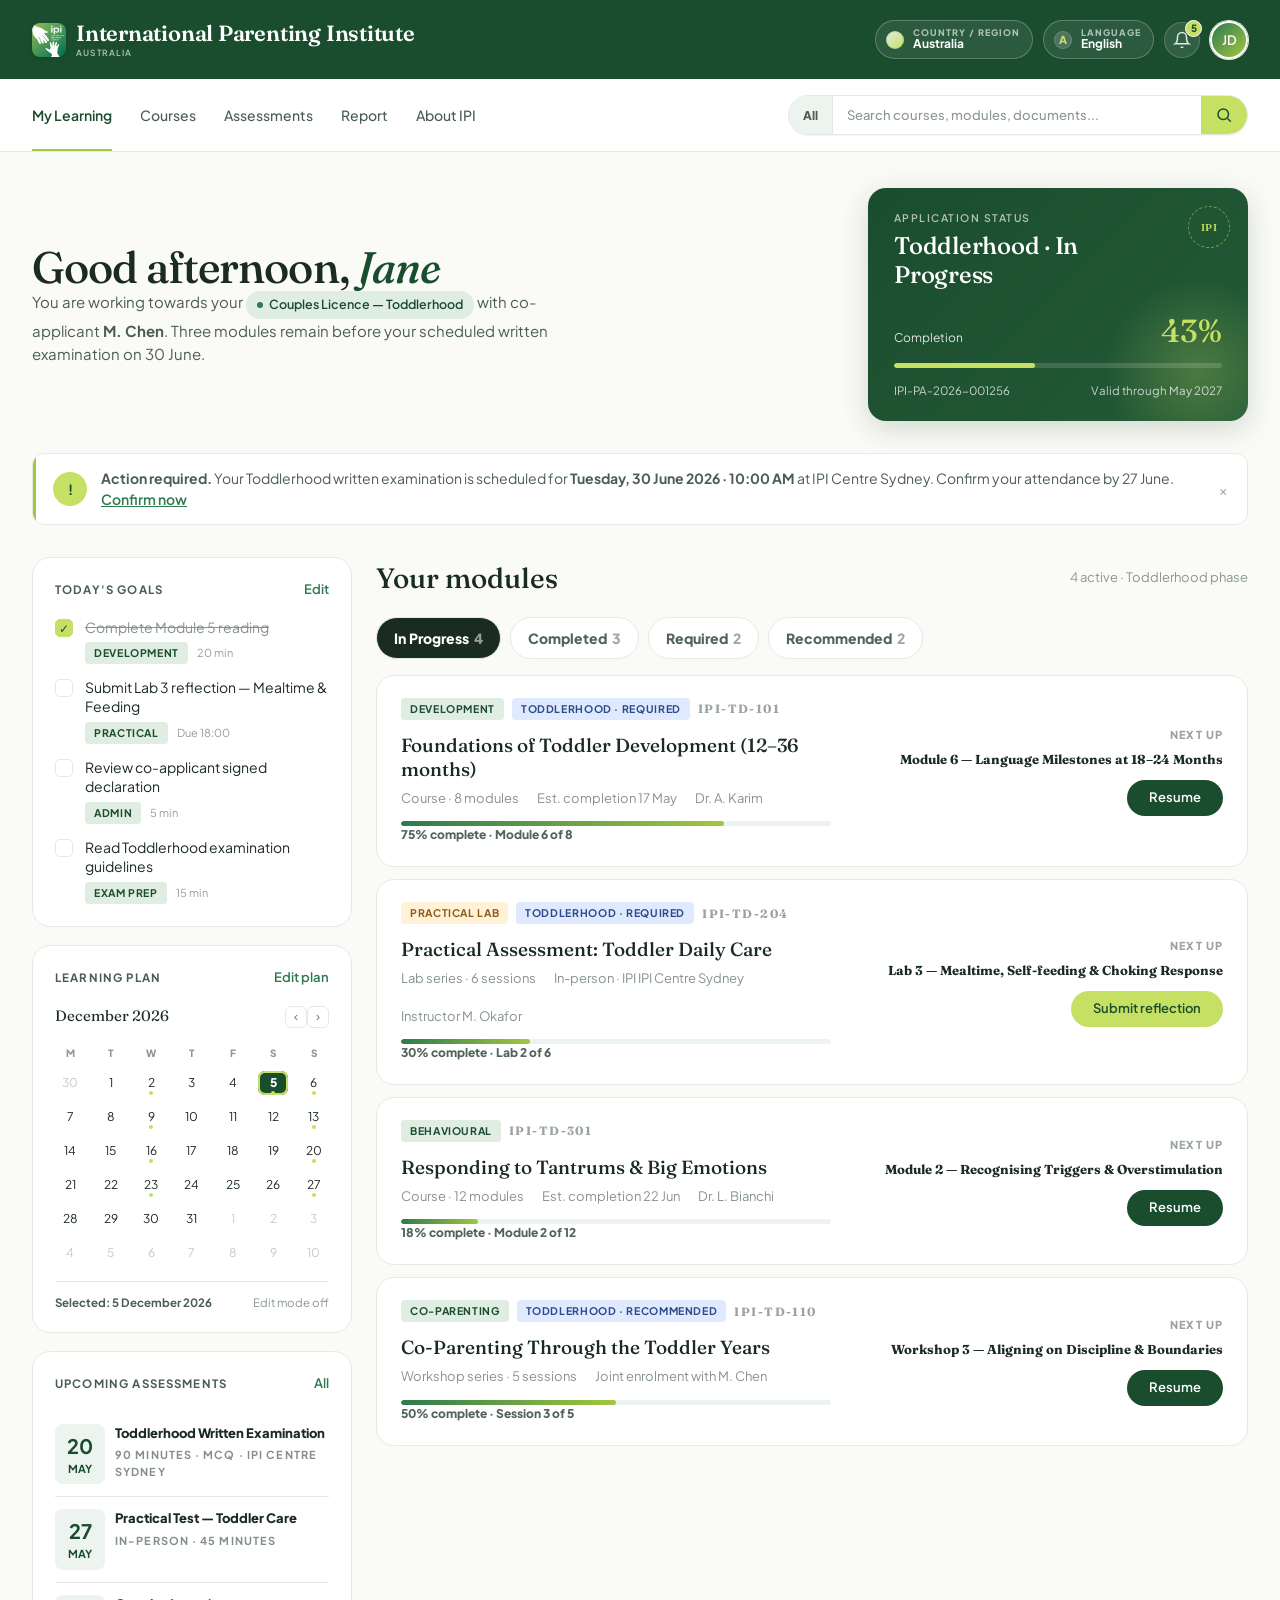
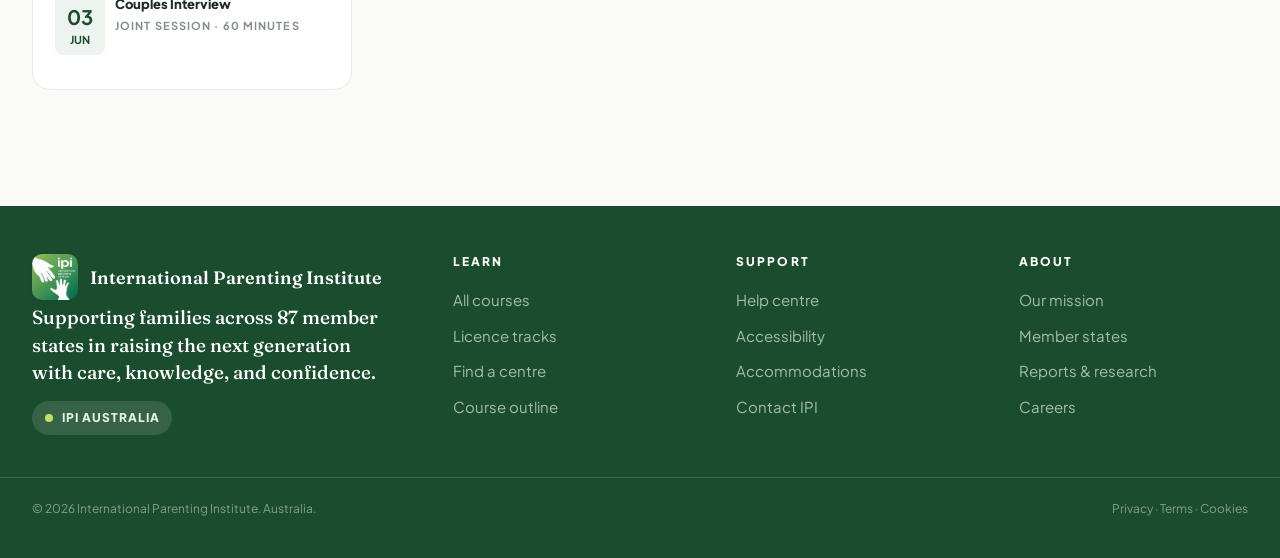
<file: index.html>
<!DOCTYPE html>
<html lang="en">
<head>
<meta charset="UTF-8">
<meta name="viewport" content="width=device-width, initial-scale=1.0">
<title>IPI Learning Portal — Your Path to Parenthood</title>
<link rel="preconnect" href="https://fonts.googleapis.com">
<link rel="preconnect" href="https://fonts.gstatic.com" crossorigin>
<link href="https://fonts.googleapis.com/css2?family=Fraunces:opsz,wght@9..144,400;9..144,500;9..144,600;9..144,700&family=Plus+Jakarta+Sans:wght@400;500;600;700&display=swap" rel="stylesheet">
<link rel="icon" href="ipi_logo.png" type="image/png">
<link rel="stylesheet" href="styles.css">
</head>
<body>

<!-- UN STRIP -->
<div class="un-strip"><div class="un-strip-inner"><div class="left"><a href="index.html" class="logo strip-logo" style="text-decoration:none;"><div class="logo-mark"><img src="ipi_logo.png" alt="IPI"></div><div class="logo-text">International Parenting Institute<small data-region-label>Australia</small></div></a></div><div class="right"><div class="nav-actions"><div class="region-selector" data-region-selector><button class="region-button" type="button" aria-haspopup="true" aria-expanded="false" data-region-toggle><span class="region-copy"><span class="region-kicker">Country / Region</span><strong data-region-label>Australia</strong></span></button><div class="region-menu" role="menu" data-region-menu></div></div><div class="language-selector" data-language-selector><button class="language-button" type="button" aria-haspopup="true" aria-expanded="false" data-language-toggle><span class="language-copy"><span class="language-kicker">Language</span><strong data-language-label>English</strong></span></button><div class="language-menu" role="menu" data-language-menu></div></div><div class="notification-selector" data-notification-selector><button class="icon-btn notification-toggle" type="button" aria-haspopup="true" aria-expanded="false" aria-label="Open reminders" data-notification-toggle><svg width="18" height="18" viewBox="0 0 24 24" fill="none" stroke="currentColor" stroke-width="2"><path d="M6 8a6 6 0 0 1 12 0c0 7 3 9 3 9H3s3-2 3-9"/><path d="M10.3 21a1.94 1.94 0 0 0 3.4 0"/></svg><span class="badge" data-notification-badge></span></button><div class="notification-menu" data-notification-menu></div></div><div class="profile-selector" data-profile-selector><button class="avatar" type="button" aria-haspopup="true" aria-expanded="false" data-profile-toggle>JD</button><div class="profile-menu" data-profile-menu></div></div></div></div></div></div>
<nav class="nav"><div class="nav-inner"><div class="nav-links"><a href="index.html" data-nav-label="myLearning" class="active">My Learning</a><a href="courses.html" data-nav-label="courses">Courses</a><a href="assessment.html" data-nav-label="assessments">Assessments</a><a href="report.html" data-nav-label="report">Report</a><a href="about.html" data-nav-label="about">About IPI</a></div><form class="strip-search" data-site-search role="search" autocomplete="off"><button class="search-scope" type="button">All</button><input class="search-input" type="search" aria-label="Search courses, modules, documents" placeholder="Search courses, modules, documents..."><button class="search-submit" type="submit" aria-label="Search"><svg width="18" height="18" viewBox="0 0 24 24" fill="none" stroke="currentColor" stroke-width="2"><circle cx="11" cy="11" r="7"/><path d="m21 21-4.3-4.3"/></svg></button><div class="search-results" data-search-results aria-live="polite"></div></form></div></nav>
<div class="main">

  <!-- GREETING -->
  <div class="greeting-row">
    <div class="greeting-text">
      <h1>Good afternoon, <span class="name">Jane</span></h1>
      <p class="sub">
        You are working towards your
        <span class="track">Couples Licence — Toddlerhood</span>
        with co-applicant <strong>M. Chen</strong>. Three modules remain before your scheduled written examination on 30 May.
      </p>
    </div>
    <div class="license-card">
      <div class="seal">IPI</div>
      <div class="label">Application status</div>
      <div class="tier">Toddlerhood · In Progress</div>
      <div class="progress-meta">
        <span>Completion</span>
        <strong>43%</strong>
      </div>
      <div class="progress-bar"><div class="progress-fill"></div></div>
      <div class="meta-row">
        <span>IPI-PA-2026-001256</span>
        <span>Valid through May 2027</span>
      </div>
    </div>
  </div>

  <!-- ALERT -->
  <div class="alert">
    <div class="alert-icon">!</div>
    <div class="alert-content">
      <strong>Action required.</strong> Your Toddlerhood written examination is scheduled for <strong>Tuesday, 30 June 2026 · 10:00 AM</strong> at IPI Centre Sydney. Confirm your attendance by 27 June. <a href="assessment.html">Confirm now</a>
    </div>
    <div class="alert-dismiss">×</div>
  </div>

  <!-- DASHBOARD -->
  <div class="dashboard">

    <!-- SIDEBAR -->
    <aside>

      <!-- TODAY'S GOALS -->
      <div class="card">
        <div class="card-header">
          <div class="card-title">Today's Goals</div>
          <a href="https://learn.ipi.int/me/goals" class="card-link">Edit</a>
        </div>
        <div class="goal-list">
          <div class="goal-item" role="button" tabindex="0" aria-pressed="true" data-task-id="module-reading">
            <div class="goal-check done"></div>
            <div class="goal-content">
              <div class="goal-text done">Complete Module 5 reading</div>
              <div class="goal-meta"><span class="tag">Development</span><span>20 min</span></div>
            </div>
          </div>
          <div class="goal-item" role="button" tabindex="0" aria-pressed="false" data-task-id="lab3-reflection">
            <div class="goal-check"></div>
            <div class="goal-content">
              <div class="goal-text">Submit Lab 3 reflection — Mealtime &amp; Feeding</div>
              <div class="goal-meta"><span class="tag">Practical</span><span>Due 18:00</span></div>
            </div>
          </div>
          <div class="goal-item" role="button" tabindex="0" aria-pressed="false" data-task-id="coapplicant-declaration">
            <div class="goal-check"></div>
            <div class="goal-content">
              <div class="goal-text">Review co-applicant signed declaration</div>
              <div class="goal-meta"><span class="tag">Admin</span><span>5 min</span></div>
            </div>
          </div>
          <div class="goal-item" role="button" tabindex="0" aria-pressed="false" data-task-id="exam-guidelines">
            <div class="goal-check"></div>
            <div class="goal-content">
              <div class="goal-text">Read Toddlerhood examination guidelines</div>
              <div class="goal-meta"><span class="tag">Exam prep</span><span>15 min</span></div>
            </div>
          </div>
        </div>
      </div>

      <!-- LEARNING PLAN / CALENDAR -->
      <div class="card learning-plan-card">
        <div class="card-header">
          <div class="card-title">Learning Plan</div>
          <a href="#" class="card-link plan-edit">Edit plan</a>
        </div>
        <div class="cal-head">
          <div class="cal-month">May 2026</div>
          <div class="cal-nav">
            <button>‹</button><button>›</button>
          </div>
        </div>
        <div class="cal-grid">
          <div class="cal-day-name">M</div>
          <div class="cal-day-name">T</div>
          <div class="cal-day-name">W</div>
          <div class="cal-day-name">T</div>
          <div class="cal-day-name">F</div>
          <div class="cal-day-name">S</div>
          <div class="cal-day-name">S</div>

          <div class="cal-day muted" role="button" tabindex="0" data-date="29 Apr 2026">29</div>
          <div class="cal-day muted" role="button" tabindex="0" data-date="30 Apr 2026">30</div>
          <div class="cal-day" role="button" tabindex="0" data-date="1 May 2026">1</div>
          <div class="cal-day scheduled" role="button" tabindex="0" data-date="2 May 2026">2</div>
          <div class="cal-day" role="button" tabindex="0" data-date="3 May 2026">3</div>
          <div class="cal-day" role="button" tabindex="0" data-date="4 May 2026">4</div>
          <div class="cal-day" role="button" tabindex="0" data-date="5 May 2026">5</div>

          <div class="cal-day scheduled" role="button" tabindex="0" data-date="6 May 2026">6</div>
          <div class="cal-day" role="button" tabindex="0" data-date="7 May 2026">7</div>
          <div class="cal-day" role="button" tabindex="0" data-date="8 May 2026">8</div>
          <div class="cal-day scheduled" role="button" tabindex="0" data-date="9 May 2026">9</div>
          <div class="cal-day" role="button" tabindex="0" data-date="10 May 2026">10</div>
          <div class="cal-day" role="button" tabindex="0" data-date="11 May 2026">11</div>
          <div class="cal-day" role="button" tabindex="0" data-date="12 May 2026">12</div>

          <div class="cal-day scheduled" role="button" tabindex="0" data-date="13 May 2026">13</div>
          <div class="cal-day scheduled" role="button" tabindex="0" data-date="14 May 2026">14</div>
          <div class="cal-day" role="button" tabindex="0" data-date="15 May 2026">15</div>
          <div class="cal-day scheduled" role="button" tabindex="0" data-date="16 May 2026">16</div>
          <div class="cal-day" role="button" tabindex="0" data-date="17 May 2026">17</div>
          <div class="cal-day" role="button" tabindex="0" data-date="18 May 2026">18</div>
          <div class="cal-day" role="button" tabindex="0" data-date="19 May 2026">19</div>

          <div class="cal-day scheduled" role="button" tabindex="0" data-date="20 May 2026">20</div>
          <div class="cal-day" role="button" tabindex="0" data-date="21 May 2026">21</div>
          <div class="cal-day" role="button" tabindex="0" data-date="22 May 2026">22</div>
          <div class="cal-day scheduled" role="button" tabindex="0" data-date="23 May 2026">23</div>
          <div class="cal-day" role="button" tabindex="0" data-date="24 May 2026">24</div>
          <div class="cal-day" role="button" tabindex="0" data-date="25 May 2026">25</div>
          <div class="cal-day" role="button" tabindex="0" data-date="26 May 2026">26</div>

          <div class="cal-day scheduled" role="button" tabindex="0" data-date="27 May 2026">27</div>
          <div class="cal-day" role="button" tabindex="0" data-date="28 May 2026">28</div>
          <div class="cal-day" role="button" tabindex="0" data-date="29 May 2026">29</div>
          <div class="cal-day today scheduled selected" role="button" tabindex="0" data-date="30 June 2026">30</div>
          <div class="cal-day" role="button" tabindex="0" data-date="31 May 2026">31</div>
          <div class="cal-day muted" role="button" tabindex="0" data-date="1 Jun 2026">1</div>
          <div class="cal-day muted" role="button" tabindex="0" data-date="2 Jun 2026">2</div>
        </div>
        <div class="plan-summary">
          <span class="plan-selected-date">Selected: 30 June 2026</span>
          <span class="plan-edit-hint">Edit mode off</span>
        </div>
      </div>

      <!-- UPCOMING ASSESSMENTS -->
      <div class="card">
        <div class="card-header">
          <div class="card-title">Upcoming Assessments</div>
          <a href="assessment.html" class="card-link">All</a>
        </div>
        <div class="assessment-row">
          <div class="assessment-date"><div class="day">20</div><div class="month">May</div></div>
          <div class="assessment-info">
            <div class="name">Toddlerhood Written Examination</div>
            <div class="type">90 minutes · MCQ · <span data-region-content="centre">IPI Centre Sydney</span></div>
          </div>
        </div>
        <div class="assessment-row">
          <div class="assessment-date"><div class="day">27</div><div class="month">May</div></div>
          <div class="assessment-info">
            <div class="name">Practical Test — Toddler Care</div>
            <div class="type">In-person · 45 minutes</div>
          </div>
        </div>
        <div class="assessment-row">
          <div class="assessment-date"><div class="day">03</div><div class="month">Jun</div></div>
          <div class="assessment-info">
            <div class="name">Couples Interview</div>
            <div class="type">Joint session · 60 minutes</div>
          </div>
        </div>
      </div>

    </aside>

    <!-- COURSE LIST -->
    <main>
      <div class="section-head">
        <h2>Your modules</h2>
        <div class="meta">4 active · Toddlerhood phase</div>
      </div>

      <div class="tabs" role="tablist" aria-label="Module filters">
        <button class="tab active" type="button" data-filter="progress">In Progress<span class="count">4</span></button>
        <button class="tab" type="button" data-filter="completed">Completed<span class="count">3</span></button>
        <button class="tab" type="button" data-filter="required">Required<span class="count">2</span></button>
        <button class="tab" type="button" data-filter="recommended">Recommended<span class="count">2</span></button>
      </div>

      <!-- CARD 1 -->
      <div class="course-card module-card" data-status="progress required" data-phase="toddlerhood">
        <div>
          <div class="course-meta">
            <span class="course-tag">Development</span>
            <span class="course-tag tier-2">Toddlerhood · Required</span>
            <span class="course-code">IPI-TD-101</span>
          </div>
          <div class="course-title">Foundations of Toddler Development (12–36 months)</div>
          <div class="course-stats">
            <span>Course · 8 modules</span>
            <span>Est. completion 17 May</span>
            <span>Dr. A. Karim</span>
          </div>
          <div class="course-progress-wrap">
            <div class="course-progress"><div class="fill" style="width: 75%"></div></div>
            <div class="course-progress-label">75% complete · Module 6 of 8</div>
          </div>
        </div>
        <div class="course-action">
          <div class="next-item">Next up<strong>Module 6 — Language Milestones at 18–24 Months</strong></div>
          <a href="course_resume.html?course=IPI-TD-101" class="btn btn-primary">Resume</a>
        </div>
      </div>

      <!-- CARD 2 -->
      <div class="course-card module-card" data-status="progress required" data-phase="toddlerhood">
        <div>
          <div class="course-meta">
            <span class="course-tag practical">Practical Lab</span>
            <span class="course-tag tier-2">Toddlerhood · Required</span>
            <span class="course-code">IPI-TD-204</span>
          </div>
          <div class="course-title">Practical Assessment: Toddler Daily Care</div>
          <div class="course-stats">
            <span>Lab series · 6 sessions</span>
            <span>In-person · <span data-region-content="centre">IPI Centre Sydney</span></span>
            <span>Instructor M. Okafor</span>
          </div>
          <div class="course-progress-wrap">
            <div class="course-progress"><div class="fill" style="width: 30%"></div></div>
            <div class="course-progress-label">30% complete · Lab 2 of 6</div>
          </div>
        </div>
        <div class="course-action">
          <div class="next-item">Next up<strong>Lab 3 — Mealtime, Self-feeding &amp; Choking Response</strong></div>
          <a href="submission.html" class="btn btn-accent" data-no-translate>Submit reflection</a>
        </div>
      </div>

      <!-- CARD 3 -->
      <div class="course-card module-card" data-status="progress recommended" data-phase="toddlerhood">
        <div>
          <div class="course-meta">
            <span class="course-tag">Behavioural</span>
            <span class="course-code">IPI-TD-301</span>
          </div>
          <div class="course-title">Responding to Tantrums &amp; Big Emotions</div>
          <div class="course-stats">
            <span>Course · 12 modules</span>
            <span>Est. completion 22 Jun</span>
            <span>Dr. L. Bianchi</span>
          </div>
          <div class="course-progress-wrap">
            <div class="course-progress"><div class="fill" style="width: 18%"></div></div>
            <div class="course-progress-label">18% complete · Module 2 of 12</div>
          </div>
        </div>
        <div class="course-action">
          <div class="next-item">Next up<strong>Module 2 — Recognising Triggers &amp; Overstimulation</strong></div>
          <a href="course_resume.html?course=IPI-TD-301" class="btn btn-primary">Resume</a>
        </div>
      </div>

      <!-- CARD 4 -->
      <div class="course-card module-card" data-status="progress recommended" data-phase="toddlerhood">
        <div>
          <div class="course-meta">
            <span class="course-tag">Co-parenting</span>
            <span class="course-tag tier-2">Toddlerhood · Recommended</span>
            <span class="course-code">IPI-TD-110</span>
          </div>
          <div class="course-title">Co-Parenting Through the Toddler Years</div>
          <div class="course-stats">
            <span>Workshop series · 5 sessions</span>
            <span>Joint enrolment with M. Chen</span>
          </div>
          <div class="course-progress-wrap">
            <div class="course-progress"><div class="fill" style="width: 50%"></div></div>
            <div class="course-progress-label">50% complete · Session 3 of 5</div>
          </div>
        </div>
        <div class="course-action">
          <div class="next-item">Next up<strong>Workshop 3 — Aligning on Discipline &amp; Boundaries</strong></div>
          <a href="course_resume.html?course=IPI-TD-110" class="btn btn-primary">Resume</a>
        </div>
      </div>

      <div class="course-card module-card is-complete" data-status="completed" data-phase="infancy" hidden>
        <div>
          <div class="course-meta">
            <span class="course-tag">Infancy</span>
            <span class="course-tag tier-2">Completed</span>
            <span class="course-code">IPI-IN-101</span>
          </div>
          <div class="course-title">Infant Safety, Attachment &amp; Sleep Foundations</div>
          <div class="course-stats">
            <span>0-12 months</span>
            <span>Completed 14 Feb 2026</span>
            <span>Review only</span>
          </div>
          <div class="course-progress-wrap">
            <div class="course-progress"><div class="fill" style="width: 100%"></div></div>
            <div class="course-progress-label">100% complete · Infancy phase completed</div>
          </div>
        </div>
        <div class="course-action">
          <div class="next-item">Status<strong>Completed phase material</strong></div>
          <a href="course_review.html?course=IPI-IN-101" class="btn btn-ghost">Review</a>
        </div>
      </div>

      <div class="course-card module-card is-complete" data-status="completed" data-phase="infancy" hidden>
        <div>
          <div class="course-meta">
            <span class="course-tag">Infancy</span>
            <span class="course-tag tier-2">Completed</span>
            <span class="course-code">IPI-IN-120</span>
          </div>
          <div class="course-title">Feeding, Hygiene &amp; Health Checks</div>
          <div class="course-stats">
            <span>0-12 months</span>
            <span>Completed 28 Feb 2026</span>
            <span>Review only</span>
          </div>
          <div class="course-progress-wrap">
            <div class="course-progress"><div class="fill" style="width: 100%"></div></div>
            <div class="course-progress-label">100% complete · Infancy phase completed</div>
          </div>
        </div>
        <div class="course-action">
          <div class="next-item">Status<strong>Completed phase material</strong></div>
          <a href="course_review.html?course=IPI-IN-120" class="btn btn-ghost">Review</a>
        </div>
      </div>

      <div class="course-card module-card is-complete" data-status="completed" data-phase="infancy" hidden>
        <div>
          <div class="course-meta">
            <span class="course-tag practical">Practical Lab</span>
            <span class="course-tag tier-2">Completed</span>
            <span class="course-code">IPI-IN-204</span>
          </div>
          <div class="course-title">Infant Emergency Response Lab</div>
          <div class="course-stats">
            <span>Practical lab</span>
            <span>Completed 08 Mar 2026</span>
            <span>Certificate recorded</span>
          </div>
          <div class="course-progress-wrap">
            <div class="course-progress"><div class="fill" style="width: 100%"></div></div>
            <div class="course-progress-label">100% complete · Infancy phase completed</div>
          </div>
        </div>
        <div class="course-action">
          <div class="next-item">Status<strong>Completed practical</strong></div>
          <a href="course_review.html?course=IPI-IN-204" class="btn btn-ghost">Review</a>
        </div>
      </div>
    </main>

  </div>
</div>

<!-- FOOTER -->
<footer>
  <div class="footer-inner">
    <div class="footer-brand">
      <div style="display:flex; align-items:center; gap:12px; margin-bottom:4px;">
        <div class="logo-mark"><img src="ipi_logo.png" alt="IPI"></div>
        <div style="font-family:'Fraunces',serif; font-size:18px; font-weight:600; color:white;">International Parenting Institute</div>
      </div>
      <p class="tagline">Supporting families across 87 member states in raising the next generation with care, knowledge, and confidence.</p>
      <div class="un-badge">
        <span style="width:8px; height:8px; border-radius:50%; background:var(--accent); display:inline-block;"></span>
        IPI Australia
      </div>
    </div>
    <div>
      <h5>Learn</h5>
      <a href="courses.html">All courses</a>
      <a href="https://ipi.int/licence">Licence tracks</a>
      <a href="https://ipi.int/centres">Find a centre</a>
      <a href="courses.html#toddlerhood">Course outline</a>
    </div>
    <div>
      <h5>Support</h5>
      <a href="https://ipi.int/help">Help centre</a>
      <a href="https://ipi.int/accessibility">Accessibility</a>
      <a href="https://ipi.int/accommodations">Accommodations</a>
      <a href="https://ipi.int/contact">Contact IPI</a>
    </div>
    <div>
      <h5>About</h5>
      <a href="https://ipi.int/about/mission">Our mission</a>
      <a href="https://ipi.int/about/member-states">Member states</a>
      <a href="https://ipi.int/research">Reports &amp; research</a>
      <a href="https://ipi.int/careers">Careers</a>
    </div>
  </div>
  <div class="footer-meta">
    <span>© 2026 International Parenting Institute. Australia.</span>
    <span>Privacy · Terms · Cookies</span>
  </div>
</footer>

<script src="dynamic-time.js?v=2"></script>
<script src="region.js?v=3"></script>
<script src="profile.js?v=2"></script>
<script src="search.js?v=2"></script>
<script src="notifications.js?v=3"></script>
<script src="report-status.js?v=3"></script>
<script src="document-status.js?v=3"></script>
<script>
  document.querySelectorAll(".goal-item").forEach((item) => {
    const toggleGoal = () => {
      const isDone = item.getAttribute("aria-pressed") === "true";
      item.setAttribute("aria-pressed", String(!isDone));
      item.querySelector(".goal-check")?.classList.toggle("done", !isDone);
      item.querySelector(".goal-text")?.classList.toggle("done", !isDone);
    };

    item.addEventListener("click", toggleGoal);
    item.addEventListener("keydown", (event) => {
      if (event.key === "Enter" || event.key === " ") {
        event.preventDefault();
        toggleGoal();
      }
    });
  });

  const learningPlan = document.querySelector(".learning-plan-card");
  if (learningPlan) {
    const editPlan = learningPlan.querySelector(".plan-edit");
    const selectedDate = learningPlan.querySelector(".plan-selected-date");
    const editHint = learningPlan.querySelector(".plan-edit-hint");
    const days = learningPlan.querySelectorAll(".cal-day");

    const selectDay = (day) => {
      days.forEach((item) => item.classList.remove("selected"));
      day.classList.add("selected");
      selectedDate.textContent = `Selected: ${day.dataset.date}`;
    };

    days.forEach((day) => {
      const choose = () => {
        selectDay(day);
        if (learningPlan.classList.contains("editing")) {
          day.classList.toggle("scheduled");
          editHint.textContent = day.classList.contains("scheduled")
            ? "Plan added for selected date"
            : "Plan removed for selected date";
        }
      };

      day.addEventListener("click", choose);
      day.addEventListener("keydown", (event) => {
        if (event.key === "Enter" || event.key === " ") {
          event.preventDefault();
          choose();
        }
      });
    });

    editPlan.addEventListener("click", (event) => {
      event.preventDefault();
      const isEditing = learningPlan.classList.toggle("editing");
      editPlan.textContent = isEditing ? "Save plan" : "Edit plan";
      editHint.textContent = isEditing
        ? "Editing: click dates to add or remove plans"
        : "Edit mode off";
    });
  }

  const moduleTabs = document.querySelectorAll(".tabs .tab");
  const moduleCards = document.querySelectorAll(".module-card");
  const moduleMeta = document.querySelector(".section-head .meta");
  const moduleSummaries = {
    progress: "4 active · Toddlerhood phase",
    completed: "3 completed · Infancy review",
    required: "2 required · Toddlerhood assessment",
    recommended: "2 recommended · Toddlerhood support"
  };

  moduleTabs.forEach((tab) => {
    tab.addEventListener("click", () => {
      const filter = tab.dataset.filter;
      moduleTabs.forEach((item) => item.classList.toggle("active", item === tab));
      moduleCards.forEach((card) => {
        const matches = card.dataset.status.split(" ").includes(filter);
        card.hidden = !matches;
      });
      if (moduleMeta) moduleMeta.textContent = moduleSummaries[filter];
    });
  });
</script>
</body>
</html>
</file>
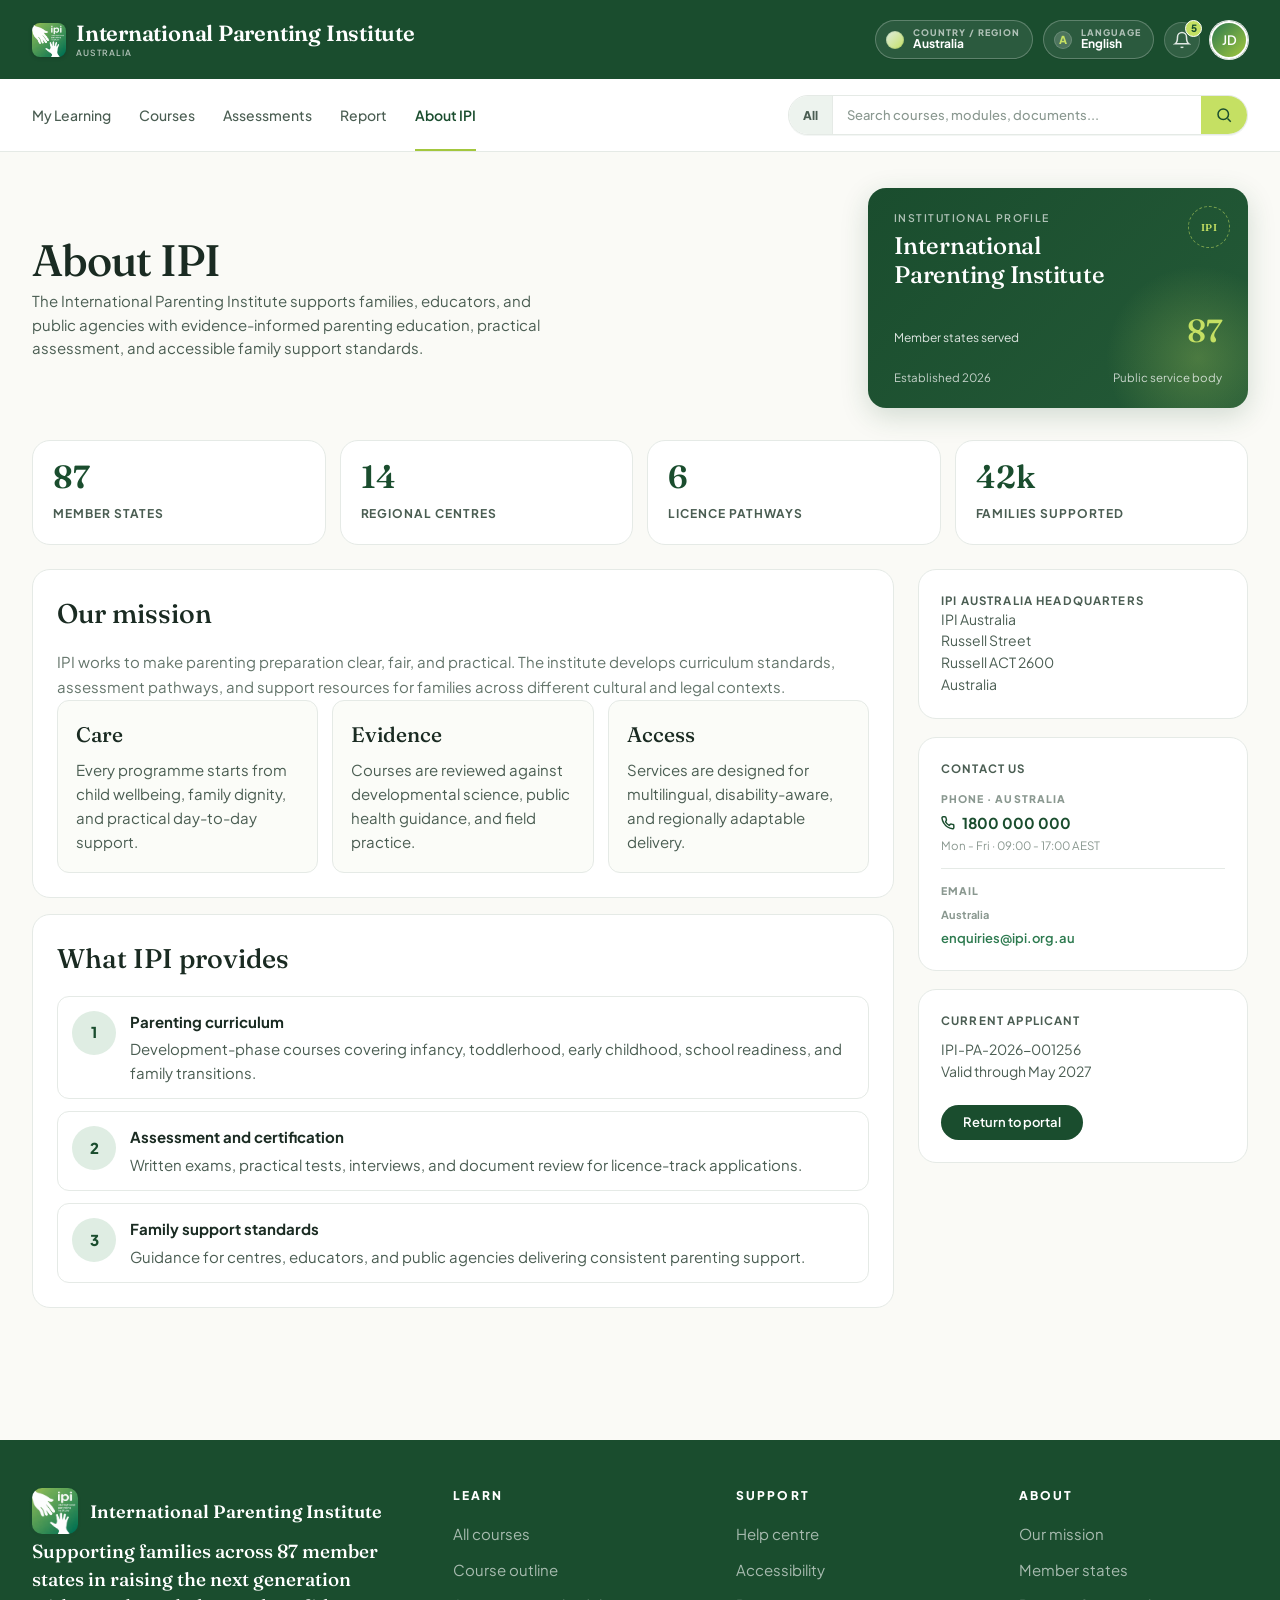
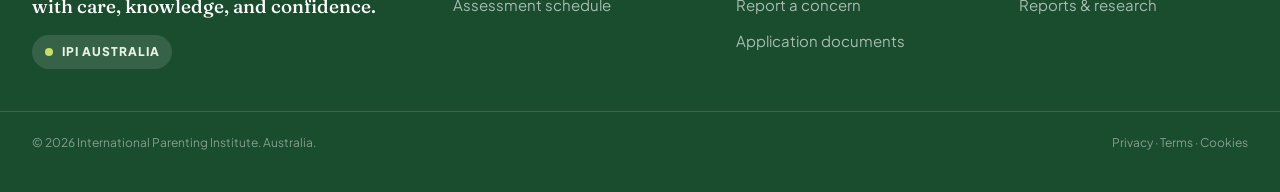
<file: about.html>
<!DOCTYPE html>
<html lang="en">
<head>
<meta charset="UTF-8">
<meta name="viewport" content="width=device-width, initial-scale=1.0">
<title>About IPI — International Parenting Institute</title>
<link rel="preconnect" href="https://fonts.googleapis.com">
<link rel="preconnect" href="https://fonts.gstatic.com" crossorigin>
<link href="https://fonts.googleapis.com/css2?family=Fraunces:opsz,wght@9..144,400;9..144,500;9..144,600;9..144,700&family=Plus+Jakarta+Sans:wght@400;500;600;700;800&display=swap" rel="stylesheet">
<link rel="icon" href="ipi_logo.png" type="image/png">
<link rel="stylesheet" href="styles.css">
</head>
<body>
<div class="un-strip"><div class="un-strip-inner"><div class="left"><a href="index.html" class="logo strip-logo" style="text-decoration:none;"><div class="logo-mark"><img src="ipi_logo.png" alt="IPI"></div><div class="logo-text">International Parenting Institute<small data-region-label>Australia</small></div></a></div><div class="right"><div class="nav-actions"><div class="region-selector" data-region-selector><button class="region-button" type="button" aria-haspopup="true" aria-expanded="false" data-region-toggle><span class="region-copy"><span class="region-kicker">Country / Region</span><strong data-region-label>Australia</strong></span></button><div class="region-menu" role="menu" data-region-menu></div></div><div class="language-selector" data-language-selector><button class="language-button" type="button" aria-haspopup="true" aria-expanded="false" data-language-toggle><span class="language-copy"><span class="language-kicker">Language</span><strong data-language-label>English</strong></span></button><div class="language-menu" role="menu" data-language-menu></div></div><div class="notification-selector" data-notification-selector><button class="icon-btn notification-toggle" type="button" aria-haspopup="true" aria-expanded="false" aria-label="Open reminders" data-notification-toggle><svg width="18" height="18" viewBox="0 0 24 24" fill="none" stroke="currentColor" stroke-width="2"><path d="M6 8a6 6 0 0 1 12 0c0 7 3 9 3 9H3s3-2 3-9"/><path d="M10.3 21a1.94 1.94 0 0 0 3.4 0"/></svg><span class="badge" data-notification-badge></span></button><div class="notification-menu" data-notification-menu></div></div><div class="profile-selector" data-profile-selector><button class="avatar" type="button" aria-haspopup="true" aria-expanded="false" data-profile-toggle>JD</button><div class="profile-menu" data-profile-menu></div></div></div></div></div></div>
<nav class="nav"><div class="nav-inner"><div class="nav-links"><a href="index.html" data-nav-label="myLearning">My Learning</a><a href="courses.html" data-nav-label="courses">Courses</a><a href="assessment.html" data-nav-label="assessments">Assessments</a><a href="report.html" data-nav-label="report">Report</a><a href="about.html" data-nav-label="about" class="active">About IPI</a></div><form class="strip-search" data-site-search role="search" autocomplete="off"><button class="search-scope" type="button">All</button><input class="search-input" type="search" aria-label="Search courses, modules, documents" placeholder="Search courses, modules, documents..."><button class="search-submit" type="submit" aria-label="Search"><svg width="18" height="18" viewBox="0 0 24 24" fill="none" stroke="currentColor" stroke-width="2"><circle cx="11" cy="11" r="7"/><path d="m21 21-4.3-4.3"/></svg></button><div class="search-results" data-search-results aria-live="polite"></div></form></div></nav>
<div class="main">
  <div class="page-hero">
    <div>
      <h1>About IPI</h1>
      <p class="sub">The International Parenting Institute supports families, educators, and public agencies with evidence-informed parenting education, practical assessment, and accessible family support standards.</p>
    </div>
    <div class="license-card"><div class="seal">IPI</div><div class="label">Institutional profile</div><div class="tier">International Parenting Institute</div><div class="progress-meta"><span>Member states served</span><strong>87</strong></div><div class="meta-row"><span>Established 2026</span><span>Public service body</span></div></div>
  </div>

  <div class="about-stat-grid">
    <div class="about-stat"><strong>87</strong><span>Member states</span></div>
    <div class="about-stat"><strong>14</strong><span>Regional centres</span></div>
    <div class="about-stat"><strong>6</strong><span>Licence pathways</span></div>
    <div class="about-stat"><strong>42k</strong><span>Families supported</span></div>
  </div>

  <div class="content-grid">
    <main>
      <section class="panel">
        <h2>Our mission</h2>
        <p>IPI works to make parenting preparation clear, fair, and practical. The institute develops curriculum standards, assessment pathways, and support resources for families across different cultural and legal contexts.</p>
        <div class="about-values">
          <div class="value-card"><h3>Care</h3><p>Every programme starts from child wellbeing, family dignity, and practical day-to-day support.</p></div>
          <div class="value-card"><h3>Evidence</h3><p>Courses are reviewed against developmental science, public health guidance, and field practice.</p></div>
          <div class="value-card"><h3>Access</h3><p>Services are designed for multilingual, disability-aware, and regionally adaptable delivery.</p></div>
        </div>
      </section>

      <section class="panel">
        <h2>What IPI provides</h2>
        <div class="about-list">
          <div class="about-list-item"><div class="num">1</div><div><strong>Parenting curriculum</strong><span>Development-phase courses covering infancy, toddlerhood, early childhood, school readiness, and family transitions.</span></div></div>
          <div class="about-list-item"><div class="num">2</div><div><strong>Assessment and certification</strong><span>Written exams, practical tests, interviews, and document review for licence-track applications.</span></div></div>
          <div class="about-list-item"><div class="num">3</div><div><strong>Family support standards</strong><span>Guidance for centres, educators, and public agencies delivering consistent parenting support.</span></div></div>
        </div>
      </section>
    </main>

    <aside>
      <div class="card"><div class="card-title"><span data-region-content="branch-name">IPI Australia</span> Headquarters</div><p class="sub" style="font-size:14px;"><span data-region-content="branch-address">IPI Australia<br>Russell Street<br>Russell ACT 2600<br>Australia</span></p></div>
      <div class="card">
        <div class="card-title">Contact us</div>
        <div style="display:grid;gap:14px;margin-top:14px;">
          <div>
            <div style="font-size:10.5px;font-weight:800;letter-spacing:.1em;text-transform:uppercase;color:var(--text-muted);margin-bottom:5px;" data-region-content="phone-label">Phone · Australia</div>
            <a href="tel:1800000000" style="font-size:15px;font-weight:700;color:var(--primary-deep);text-decoration:none;display:flex;align-items:center;gap:7px;" data-region-content="phone-link">
              <svg width="14" height="14" viewBox="0 0 24 24" fill="none" stroke="currentColor" stroke-width="2.5"><path d="M22 16.92v3a2 2 0 0 1-2.18 2 19.79 19.79 0 0 1-8.63-3.07A19.5 19.5 0 0 1 4.69 12 19.79 19.79 0 0 1 1.63 3.47a2 2 0 0 1 1.93-2.18h3a2 2 0 0 1 2 1.72c.127.96.361 1.903.7 2.81a2 2 0 0 1-.45 2.11L7.91 9.91a16 16 0 0 0 6.18 6.18l1.71-1.71a2 2 0 0 1 2.11-.45c.907.339 1.85.573 2.81.7A2 2 0 0 1 22 16.92z"/></svg>
              <span data-region-content="phone-display">1800 000 000</span>
            </a>
            <div style="font-size:11.5px;color:var(--text-muted);margin-top:3px;" data-region-content="hours">Mon - Fri · 09:00 - 17:00 AEST</div>
          </div>
          <div style="border-top:1px solid var(--border);padding-top:14px;">
            <div style="font-size:10.5px;font-weight:800;letter-spacing:.1em;text-transform:uppercase;color:var(--text-muted);margin-bottom:8px;">Email</div>
            <div style="display:grid;gap:8px;">
              <div>
                <div style="font-size:11px;font-weight:700;color:var(--text-muted);margin-bottom:2px;" data-region-content="email-label">Australia</div>
                <a href="mailto:enquiries@ipi.com" style="font-size:13px;font-weight:600;color:var(--primary);text-decoration:none;word-break:break-all;" data-region-content="email-link"><span data-region-content="email-display">enquiries@ipi.org.au</span></a>
              </div>
              
            </div>
          </div>
        </div>
      </div>
      <div class="card application-card"><div class="card-title">Current applicant</div><p>IPI-PA-2026-001256<br>Valid through May 2027</p><a class="btn btn-primary" href="index.html">Return to portal</a></div>
    </aside>
  </div>
</div>

<footer><div class="footer-inner"><div class="footer-brand"><div style="display:flex;align-items:center;gap:12px;margin-bottom:4px;"><div class="logo-mark"><img src="ipi_logo.png" alt="IPI"></div><div style="font-family:Fraunces,serif;font-size:18px;font-weight:600;color:white;">International Parenting Institute</div></div><p class="tagline">Supporting families across 87 member states in raising the next generation with care, knowledge, and confidence.</p>
      <div class="un-badge">
        <span style="width:8px; height:8px; border-radius:50%; background:var(--accent); display:inline-block;"></span>
        IPI Australia
      </div>
    </div><div><h5>Learn</h5><a href="courses.html">All courses</a><a href="courses.html#toddlerhood">Course outline</a><a href="assessment.html">Assessment schedule</a></div><div><h5>Support</h5><a href="about.html">Help centre</a><a href="about.html">Accessibility</a><a href="report.html">Report a concern</a><a href="submission.html">Application documents</a></div><div><h5>About</h5><a href="about.html">Our mission</a><a href="about.html">Member states</a><a href="about.html">Reports & research</a></div></div><div class="footer-meta"><span>© 2026 International Parenting Institute.</span><span>Privacy · Terms · Cookies</span></div></footer>
<script src="dynamic-time.js?v=2"></script>
<script src="region.js?v=3"></script>
<script src="profile.js?v=2"></script>
<script src="search.js?v=2"></script>
<script src="notifications.js?v=3"></script>
<script src="report-status.js?v=3"></script>
<script src="document-status.js?v=3"></script>
</body>
</html>
</file>
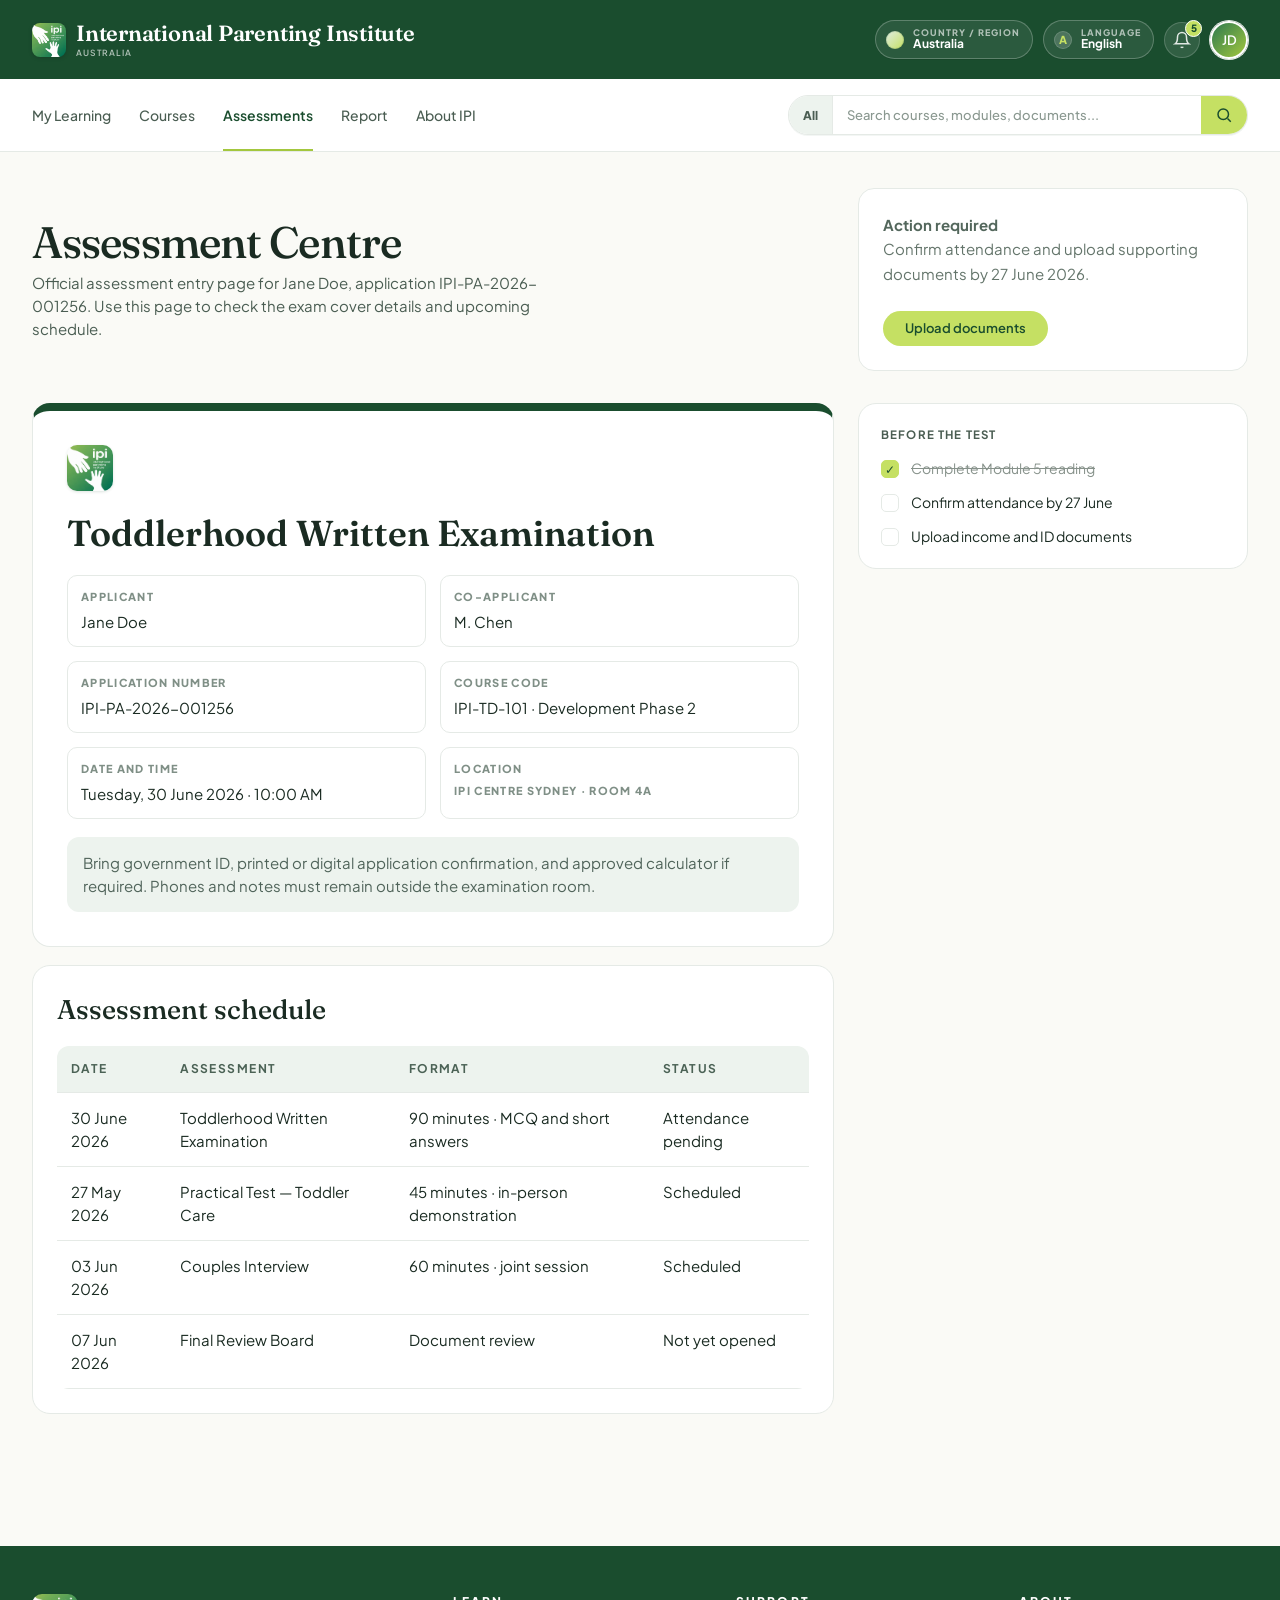
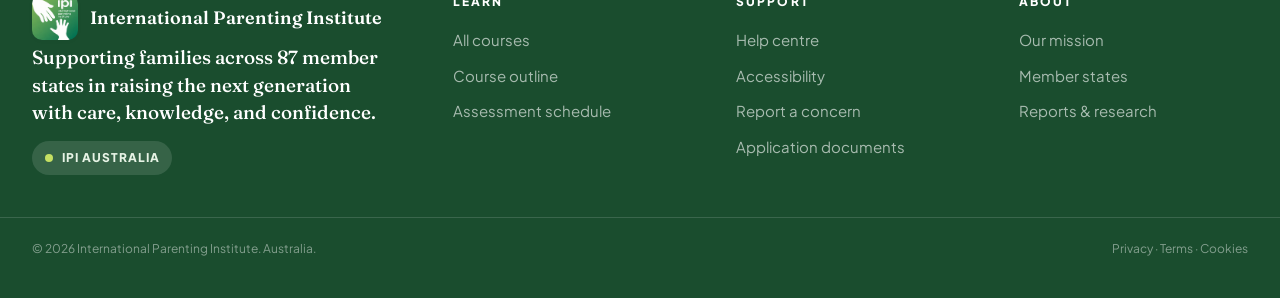
<file: assessment.html>
<!DOCTYPE html>
<html lang="en">
<head>
<meta charset="UTF-8">
<meta name="viewport" content="width=device-width, initial-scale=1.0">
<title>Test Cover Page and Schedule — IPI</title>
<link rel="preconnect" href="https://fonts.googleapis.com">
<link rel="preconnect" href="https://fonts.gstatic.com" crossorigin>
<link href="https://fonts.googleapis.com/css2?family=Fraunces:opsz,wght@9..144,400;9..144,500;9..144,600;9..144,700&family=Plus+Jakarta+Sans:wght@400;500;600;700;800&display=swap" rel="stylesheet">
<link rel="icon" href="ipi_logo.png" type="image/png">
<link rel="stylesheet" href="styles.css">
</head>
<body>
<div class="un-strip"><div class="un-strip-inner"><div class="left"><a href="index.html" class="logo strip-logo" style="text-decoration:none;"><div class="logo-mark"><img src="ipi_logo.png" alt="IPI"></div><div class="logo-text">International Parenting Institute<small data-region-label>Australia</small></div></a></div><div class="right"><div class="nav-actions"><div class="region-selector" data-region-selector><button class="region-button" type="button" aria-haspopup="true" aria-expanded="false" data-region-toggle><span class="region-copy"><span class="region-kicker">Country / Region</span><strong data-region-label>Australia</strong></span></button><div class="region-menu" role="menu" data-region-menu></div></div><div class="language-selector" data-language-selector><button class="language-button" type="button" aria-haspopup="true" aria-expanded="false" data-language-toggle><span class="language-copy"><span class="language-kicker">Language</span><strong data-language-label>English</strong></span></button><div class="language-menu" role="menu" data-language-menu></div></div><div class="notification-selector" data-notification-selector><button class="icon-btn notification-toggle" type="button" aria-haspopup="true" aria-expanded="false" aria-label="Open reminders" data-notification-toggle><svg width="18" height="18" viewBox="0 0 24 24" fill="none" stroke="currentColor" stroke-width="2"><path d="M6 8a6 6 0 0 1 12 0c0 7 3 9 3 9H3s3-2 3-9"/><path d="M10.3 21a1.94 1.94 0 0 0 3.4 0"/></svg><span class="badge" data-notification-badge></span></button><div class="notification-menu" data-notification-menu></div></div><div class="profile-selector" data-profile-selector><button class="avatar" type="button" aria-haspopup="true" aria-expanded="false" data-profile-toggle>JD</button><div class="profile-menu" data-profile-menu></div></div></div></div></div></div>
<nav class="nav"><div class="nav-inner"><div class="nav-links"><a href="index.html" data-nav-label="myLearning">My Learning</a><a href="courses.html" data-nav-label="courses">Courses</a><a href="assessment.html" data-nav-label="assessments" class="active">Assessments</a><a href="report.html" data-nav-label="report">Report</a><a href="about.html" data-nav-label="about">About IPI</a></div><form class="strip-search" data-site-search role="search" autocomplete="off"><button class="search-scope" type="button">All</button><input class="search-input" type="search" aria-label="Search courses, modules, documents" placeholder="Search courses, modules, documents..."><button class="search-submit" type="submit" aria-label="Search"><svg width="18" height="18" viewBox="0 0 24 24" fill="none" stroke="currentColor" stroke-width="2"><circle cx="11" cy="11" r="7"/><path d="m21 21-4.3-4.3"/></svg></button><div class="search-results" data-search-results aria-live="polite"></div></form></div></nav>
<div class="main assessment-page">
  <div class="page-hero"><div><h1>Assessment Centre</h1><p class="sub">Official assessment entry page for Jane Doe, application IPI-PA-2026-001256. Use this page to check the exam cover details and upcoming schedule.</p></div><div class="hero-note"><strong>Action required</strong><p>Confirm attendance and upload supporting documents by 27 June 2026.</p><a class="btn btn-accent" href="submission.html">Upload documents</a></div></div>

  <div class="content-grid">
    <main>
      <section class="test-cover">
        <div class="logo-mark"><img src="ipi_logo.png" alt="IPI"></div>
        <div class="cover-title">Toddlerhood Written Examination</div>
        <div class="cover-grid">
          <div class="cover-field"><span>Applicant</span>Jane Doe</div>
          <div class="cover-field"><span>Co-applicant</span>M. Chen</div>
          <div class="cover-field"><span>Application number</span>IPI-PA-2026-001256</div>
          <div class="cover-field"><span>Course code</span>IPI-TD-101 · Development Phase 2</div>
          <div class="cover-field"><span>Date and time</span>Tuesday, 30 June 2026 · 10:00 AM</div>
          <div class="cover-field"><span>Location</span><span data-region-content="centre-location">IPI Centre Sydney · Room 4A</span></div>
        </div>
        <p class="notice" style="margin-top:18px;">Bring government ID, printed or digital application confirmation, and approved calculator if required. Phones and notes must remain outside the examination room.</p>
      </section>

      <section class="panel" style="margin-top:18px;">
        <h2>Assessment schedule</h2>
        <table class="schedule-table">
          <thead><tr><th>Date</th><th>Assessment</th><th>Format</th><th>Status</th></tr></thead>
          <tbody>
            <tr><td>30 June 2026</td><td>Toddlerhood Written Examination</td><td>90 minutes · MCQ and short answers</td><td>Attendance pending</td></tr>
            <tr><td>27 May 2026</td><td>Practical Test — Toddler Care</td><td>45 minutes · in-person demonstration</td><td>Scheduled</td></tr>
            <tr><td>03 Jun 2026</td><td>Couples Interview</td><td>60 minutes · joint session</td><td>Scheduled</td></tr>
            <tr><td>07 Jun 2026</td><td>Final Review Board</td><td>Document review</td><td>Not yet opened</td></tr>
          </tbody>
        </table>
      </section>
    </main>
    <aside><div class="card"><div class="card-title">Before the test</div><div class="goal-list" style="margin-top:16px;"><div class="goal-item" role="button" tabindex="0" aria-pressed="true" data-task-id="module-reading">
            <div class="goal-check done"></div>
            <div class="goal-content">
              <div class="goal-text done">Complete Module 5 reading</div></div></div><div class="goal-item" role="button" tabindex="0" aria-pressed="false" data-task-id="confirm-attendance"><div class="goal-check"></div><div class="goal-content"><div class="goal-text">Confirm attendance by 27 June</div></div></div><div class="goal-item" role="button" tabindex="0" aria-pressed="false" data-task-id="income-id-upload"><div class="goal-check"></div><div class="goal-content"><div class="goal-text">Upload income and ID documents</div></div></div></div></div></aside>
  </div>
</div>
<footer><div class="footer-inner"><div class="footer-brand"><div style="display:flex;align-items:center;gap:12px;margin-bottom:4px;"><div class="logo-mark"><img src="ipi_logo.png" alt="IPI"></div><div style="font-family:Fraunces,serif;font-size:18px;font-weight:600;color:white;">International Parenting Institute</div></div><p class="tagline">Supporting families across 87 member states in raising the next generation with care, knowledge, and confidence.</p><div class="un-badge"><span style="width:8px;height:8px;border-radius:50%;background:var(--accent);display:inline-block;"></span>IPI Australia</div></div><div><h5>Learn</h5><a href="courses.html">All courses</a><a href="courses.html#toddlerhood">Course outline</a><a href="assessment.html">Assessment schedule</a></div><div><h5>Support</h5><a href="about.html">Help centre</a><a href="about.html">Accessibility</a><a href="report.html">Report a concern</a><a href="submission.html">Application documents</a></div><div><h5>About</h5><a href="about.html">Our mission</a><a href="about.html">Member states</a><a href="about.html">Reports &amp; research</a></div></div><div class="footer-meta"><span>© 2026 International Parenting Institute. Australia.</span><span>Privacy · Terms · Cookies</span></div></footer>
<script src="dynamic-time.js?v=2"></script>
<script src="region.js?v=3"></script>
<script src="profile.js?v=2"></script>
<script src="search.js?v=2"></script>
<script src="notifications.js?v=3"></script>
<script src="report-status.js?v=3"></script>
<script src="document-status.js?v=3"></script>
<script>
  document.querySelectorAll(".goal-item").forEach((item) => {
    const toggleGoal = () => {
      const isDone = item.getAttribute("aria-pressed") === "true";
      item.setAttribute("aria-pressed", String(!isDone));
      item.querySelector(".goal-check")?.classList.toggle("done", !isDone);
      item.querySelector(".goal-text")?.classList.toggle("done", !isDone);
    };

    item.addEventListener("click", toggleGoal);
    item.addEventListener("keydown", (event) => {
      if (event.key === "Enter" || event.key === " ") {
        event.preventDefault();
        toggleGoal();
      }
    });
  });
</script>
</body>
</html>
</file>
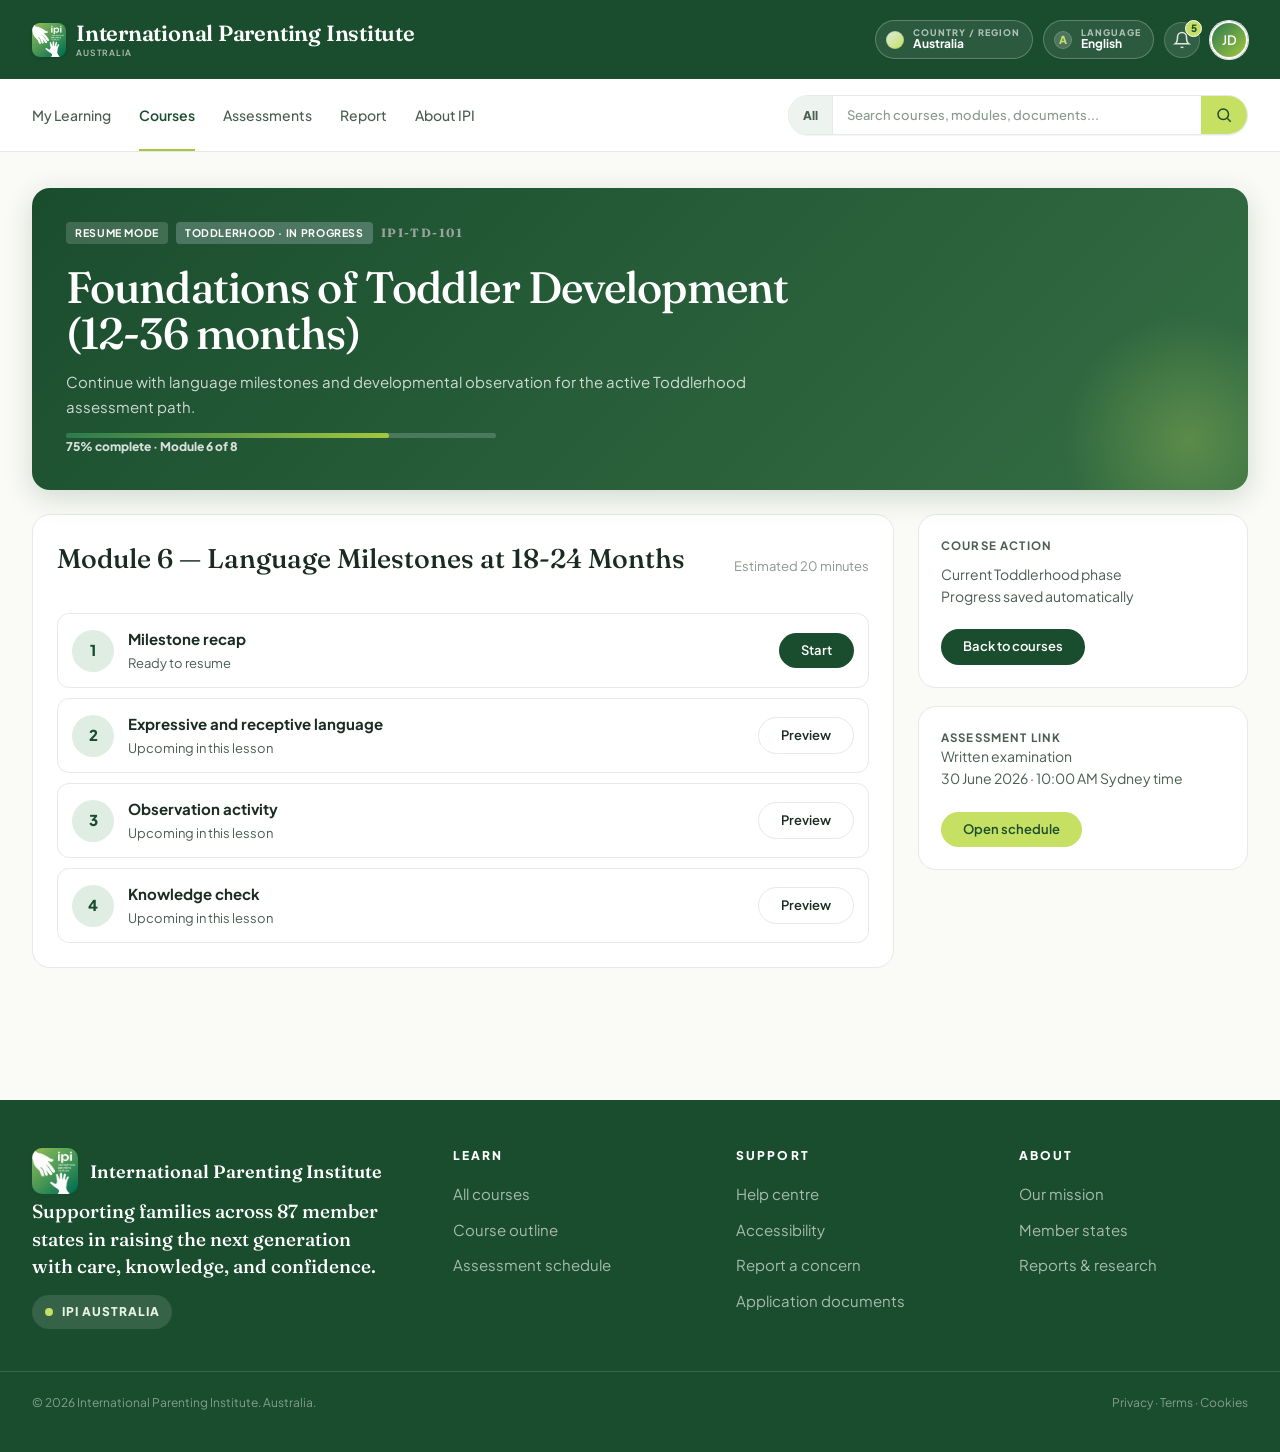
<file: course_resume.html>
<!DOCTYPE html>
<html lang="en">
<head>
<meta charset="UTF-8">
<meta name="viewport" content="width=device-width, initial-scale=1.0">
<title>Course Resume — IPI</title>
<link rel="preconnect" href="https://fonts.googleapis.com">
<link rel="preconnect" href="https://fonts.gstatic.com" crossorigin>
<link href="https://fonts.googleapis.com/css2?family=Fraunces:opsz,wght@9..144,400;9..144,500;9..144,600;9..144,700&family=Plus+Jakarta+Sans:wght@400;500;600;700;800&display=swap" rel="stylesheet">
<link rel="icon" href="ipi_logo.png" type="image/png">
<link rel="stylesheet" href="styles.css">
</head>
<body>
<div class="un-strip"><div class="un-strip-inner"><div class="left"><a href="index.html" class="logo strip-logo" style="text-decoration:none;"><div class="logo-mark"><img src="ipi_logo.png" alt="IPI"></div><div class="logo-text">International Parenting Institute<small data-region-label>Australia</small></div></a></div><div class="right"><div class="nav-actions"><div class="region-selector" data-region-selector><button class="region-button" type="button" aria-haspopup="true" aria-expanded="false" data-region-toggle><span class="region-copy"><span class="region-kicker">Country / Region</span><strong data-region-label>Australia</strong></span></button><div class="region-menu" role="menu" data-region-menu></div></div><div class="language-selector" data-language-selector><button class="language-button" type="button" aria-haspopup="true" aria-expanded="false" data-language-toggle><span class="language-copy"><span class="language-kicker">Language</span><strong data-language-label>English</strong></span></button><div class="language-menu" role="menu" data-language-menu></div></div><div class="notification-selector" data-notification-selector><button class="icon-btn notification-toggle" type="button" aria-haspopup="true" aria-expanded="false" aria-label="Open reminders" data-notification-toggle><svg width="18" height="18" viewBox="0 0 24 24" fill="none" stroke="currentColor" stroke-width="2"><path d="M6 8a6 6 0 0 1 12 0c0 7 3 9 3 9H3s3-2 3-9"/><path d="M10.3 21a1.94 1.94 0 0 0 3.4 0"/></svg><span class="badge" data-notification-badge></span></button><div class="notification-menu" data-notification-menu></div></div><div class="profile-selector" data-profile-selector><button class="avatar" type="button" aria-haspopup="true" aria-expanded="false" data-profile-toggle>JD</button><div class="profile-menu" data-profile-menu></div></div></div></div></div></div>
<nav class="nav"><div class="nav-inner"><div class="nav-links"><a href="index.html" data-nav-label="myLearning">My Learning</a><a href="courses.html" data-nav-label="courses" class="active">Courses</a><a href="assessment.html" data-nav-label="assessments">Assessments</a><a href="report.html" data-nav-label="report">Report</a><a href="about.html" data-nav-label="about">About IPI</a></div><form class="strip-search" data-site-search role="search" autocomplete="off"><button class="search-scope" type="button">All</button><input class="search-input" type="search" aria-label="Search courses, modules, documents" placeholder="Search courses, modules, documents..."><button class="search-submit" type="submit" aria-label="Search"><svg width="18" height="18" viewBox="0 0 24 24" fill="none" stroke="currentColor" stroke-width="2"><circle cx="11" cy="11" r="7"/><path d="m21 21-4.3-4.3"/></svg></button><div class="search-results" data-search-results aria-live="polite"></div></form></div></nav>
<div class="main">
  <section class="course-cover">
    <div class="course-meta"><span class="course-tag">Resume mode</span><span class="course-tag tier-2">Toddlerhood · In progress</span><span class="course-code" id="resume-code">IPI-TD-101</span></div>
    <h1 id="resume-title">Foundations of Toddler Development (12-36 months)</h1>
    <p id="resume-summary">Continue the active Toddlerhood course from the next scheduled module.</p>
    <div class="course-progress-wrap"><div class="course-progress"><div class="fill" id="resume-fill" style="width:75%"></div></div><div class="course-progress-label" id="resume-progress">75% complete · Module 6 of 8</div></div>
  </section>

  <div class="detail-grid">
    <main>
      <section class="panel">
        <div class="section-head"><h2 id="resume-section-title">Next lesson</h2><div class="meta" id="resume-meta">Estimated 20 minutes</div></div>
        <div class="module-list" id="resume-modules"></div>
      </section>
    </main>
    <aside>
      <div class="card application-card"><div class="card-title">Course action</div><p id="resume-status">Current Toddlerhood phase<br>Progress saved automatically</p><a class="btn btn-primary" href="courses.html#toddlerhood-curriculum">Back to courses</a></div>
      <div class="card"><div class="card-title">Assessment link</div><p class="sub" style="font-size:14px;">Written examination<br>30 June 2026 · 10:00 AM <span data-region-content="timezone">Sydney time</span></p><a class="btn btn-accent" href="assessment.html" style="margin-top:22px;">Open schedule</a></div>
    </aside>
  </div>
</div>

<footer><div class="footer-inner"><div class="footer-brand"><div style="display:flex;align-items:center;gap:12px;margin-bottom:4px;"><div class="logo-mark"><img src="ipi_logo.png" alt="IPI"></div><div style="font-family:Fraunces,serif;font-size:18px;font-weight:600;color:white;">International Parenting Institute</div></div><p class="tagline">Supporting families across 87 member states in raising the next generation with care, knowledge, and confidence.</p><div class="un-badge"><span style="width:8px;height:8px;border-radius:50%;background:var(--accent);display:inline-block;"></span>IPI Australia</div></div><div><h5>Learn</h5><a href="courses.html">All courses</a><a href="courses.html#toddlerhood">Course outline</a><a href="assessment.html">Assessment schedule</a></div><div><h5>Support</h5><a href="about.html">Help centre</a><a href="about.html">Accessibility</a><a href="report.html">Report a concern</a><a href="submission.html">Application documents</a></div><div><h5>About</h5><a href="about.html">Our mission</a><a href="about.html">Member states</a><a href="about.html">Reports &amp; research</a></div></div><div class="footer-meta"><span>© 2026 International Parenting Institute. Australia.</span><span>Privacy · Terms · Cookies</span></div></footer>
<script src="dynamic-time.js?v=2"></script>
<script src="region.js?v=3"></script>
<script src="profile.js?v=2"></script>
<script src="search.js?v=2"></script>
<script src="notifications.js?v=3"></script>
<script src="report-status.js?v=3"></script>
<script src="document-status.js?v=3"></script>
<script>
const resumeCourses = {
  "IPI-TD-101": {
    title: "Foundations of Toddler Development (12-36 months)",
    summary: "Continue with language milestones and developmental observation for the active Toddlerhood assessment path.",
    progress: "75% complete · Module 6 of 8",
    width: "75%",
    next: "Module 6 — Language Milestones at 18-24 Months",
    modules: ["Milestone recap", "Expressive and receptive language", "Observation activity", "Knowledge check"]
  },
  "IPI-TD-301": {
    title: "Responding to Tantrums & Big Emotions",
    summary: "Continue behaviour support content focused on recognising triggers and responding calmly.",
    progress: "18% complete · Module 2 of 12",
    width: "18%",
    next: "Module 2 — Recognising Triggers & Overstimulation",
    modules: ["Trigger mapping", "Overstimulation signs", "Co-regulation script", "Reflection prompt"]
  },
  "IPI-TD-110": {
    title: "Co-Parenting Through the Toddler Years",
    summary: "Continue the joint workshop pathway with co-applicant M. Chen.",
    progress: "50% complete · Session 3 of 5",
    width: "50%",
    next: "Workshop 3 — Aligning on Discipline & Boundaries",
    modules: ["Shared boundaries", "Discipline language", "Conflict repair", "Joint planning note"]
  }
};
const params = new URLSearchParams(location.search);
const code = params.get("course") || "IPI-TD-101";
const course = resumeCourses[code] || resumeCourses["IPI-TD-101"];
document.getElementById("resume-code").textContent = code;
document.getElementById("resume-title").textContent = course.title;
document.getElementById("resume-summary").textContent = course.summary;
document.getElementById("resume-progress").textContent = course.progress;
document.getElementById("resume-fill").style.width = course.width;
document.getElementById("resume-section-title").textContent = course.next;
document.getElementById("resume-modules").innerHTML = course.modules.map((module, index) => `<div class="module-row"><div class="num">${index + 1}</div><div><strong>${module}</strong><span>${index === 0 ? "Ready to resume" : "Upcoming in this lesson"}</span></div>${index === 0 ? `<a class="btn btn-primary" href="course_review.html?course=${code}">Start</a>` : `<button class="btn btn-ghost" type="button" data-preview-module="${module.replace(/"/g,'&quot;')}">Preview</button>`}</div>`).join("");
document.getElementById("resume-modules").addEventListener("click", (e) => {
  const btn = e.target.closest("[data-preview-module]");
  if (!btn) return;
  e.preventDefault();
  showToast("Preview not available — complete earlier modules to unlock.");
});
function showToast(msg) {
  let t = document.querySelector(".ipi-toast");
  if (!t) { t = document.createElement("div"); t.className = "ipi-toast"; document.body.append(t); }
  t.textContent = msg;
  t.classList.add("show");
  clearTimeout(t._timer);
  t._timer = setTimeout(() => t.classList.remove("show"), 3000);
}
</script>
</body>
</html>
</file>
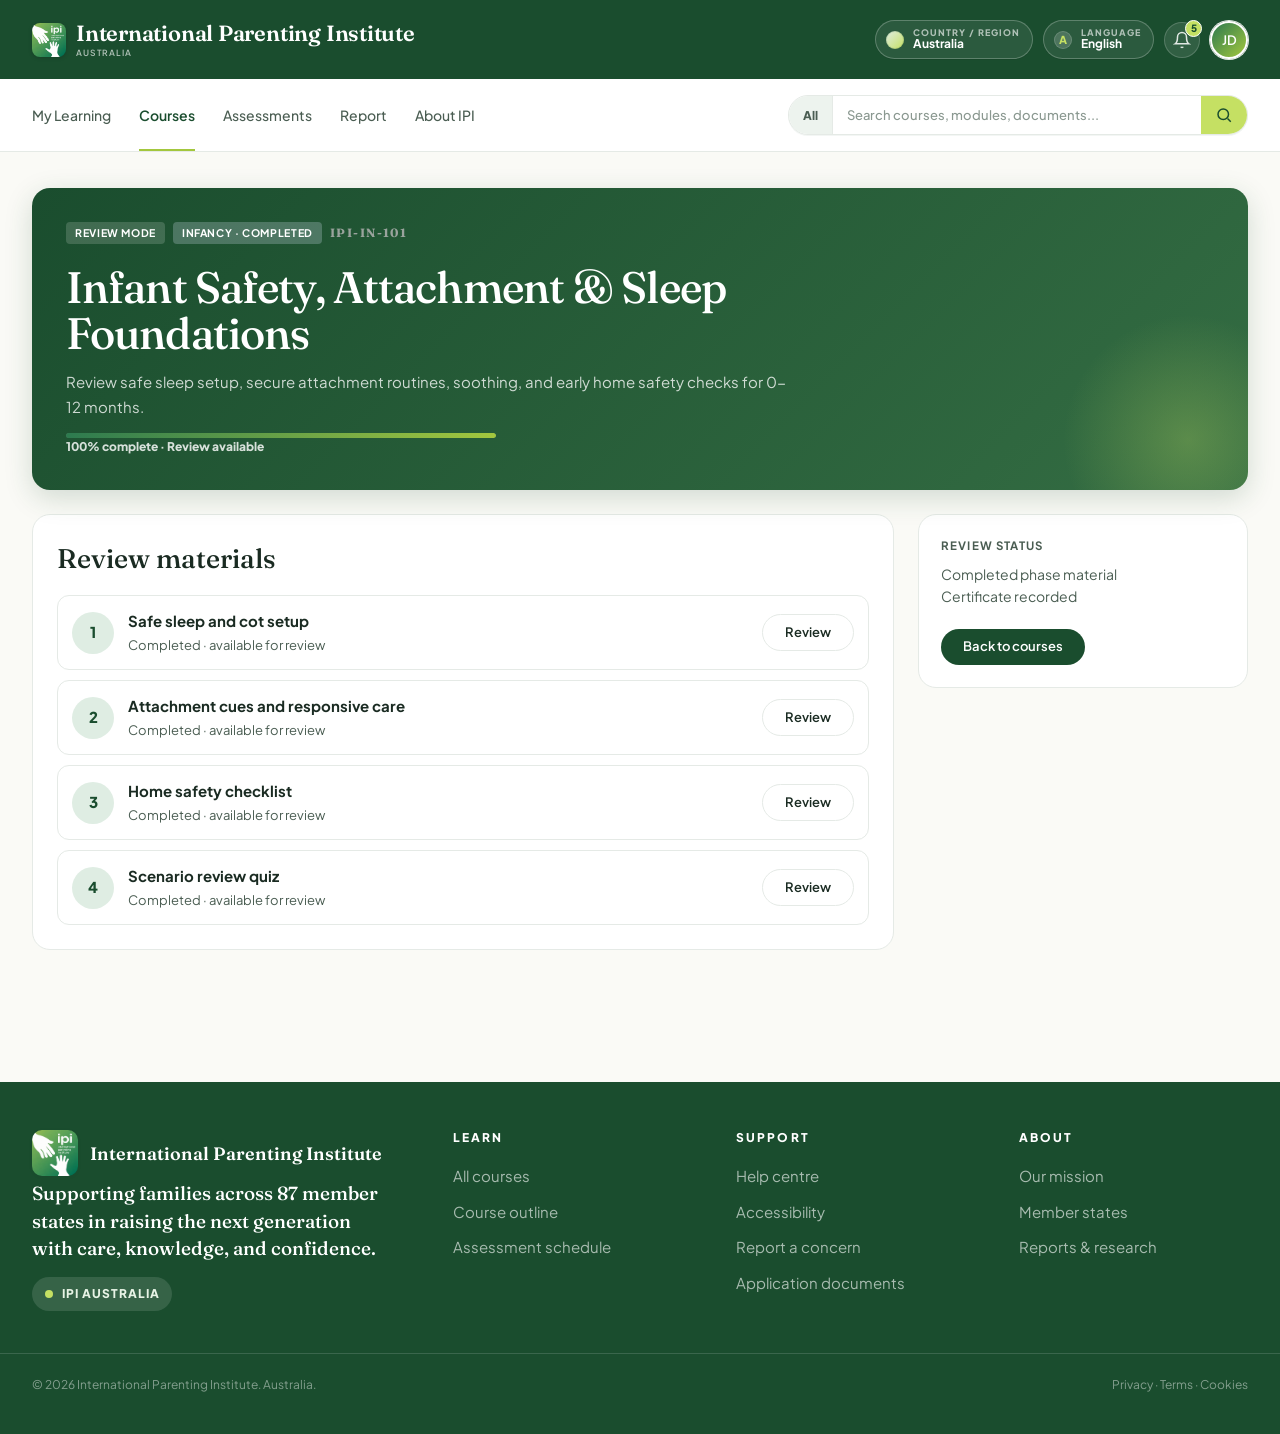
<file: course_review.html>
<!DOCTYPE html>
<html lang="en">
<head>
<meta charset="UTF-8">
<meta name="viewport" content="width=device-width, initial-scale=1.0">
<title>Course Review — IPI</title>
<link rel="preconnect" href="https://fonts.googleapis.com">
<link rel="preconnect" href="https://fonts.gstatic.com" crossorigin>
<link href="https://fonts.googleapis.com/css2?family=Fraunces:opsz,wght@9..144,400;9..144,500;9..144,600;9..144,700&family=Plus+Jakarta+Sans:wght@400;500;600;700;800&display=swap" rel="stylesheet">
<link rel="icon" href="ipi_logo.png" type="image/png">
<link rel="stylesheet" href="styles.css">
</head>
<body>
<div class="un-strip"><div class="un-strip-inner"><div class="left"><a href="index.html" class="logo strip-logo" style="text-decoration:none;"><div class="logo-mark"><img src="ipi_logo.png" alt="IPI"></div><div class="logo-text">International Parenting Institute<small data-region-label>Australia</small></div></a></div><div class="right"><div class="nav-actions"><div class="region-selector" data-region-selector><button class="region-button" type="button" aria-haspopup="true" aria-expanded="false" data-region-toggle><span class="region-copy"><span class="region-kicker">Country / Region</span><strong data-region-label>Australia</strong></span></button><div class="region-menu" role="menu" data-region-menu></div></div><div class="language-selector" data-language-selector><button class="language-button" type="button" aria-haspopup="true" aria-expanded="false" data-language-toggle><span class="language-copy"><span class="language-kicker">Language</span><strong data-language-label>English</strong></span></button><div class="language-menu" role="menu" data-language-menu></div></div><div class="notification-selector" data-notification-selector><button class="icon-btn notification-toggle" type="button" aria-haspopup="true" aria-expanded="false" aria-label="Open reminders" data-notification-toggle><svg width="18" height="18" viewBox="0 0 24 24" fill="none" stroke="currentColor" stroke-width="2"><path d="M6 8a6 6 0 0 1 12 0c0 7 3 9 3 9H3s3-2 3-9"/><path d="M10.3 21a1.94 1.94 0 0 0 3.4 0"/></svg><span class="badge" data-notification-badge></span></button><div class="notification-menu" data-notification-menu></div></div><div class="profile-selector" data-profile-selector><button class="avatar" type="button" aria-haspopup="true" aria-expanded="false" data-profile-toggle>JD</button><div class="profile-menu" data-profile-menu></div></div></div></div></div></div>
<nav class="nav"><div class="nav-inner"><div class="nav-links"><a href="index.html" data-nav-label="myLearning">My Learning</a><a href="courses.html" data-nav-label="courses" class="active">Courses</a><a href="assessment.html" data-nav-label="assessments">Assessments</a><a href="report.html" data-nav-label="report">Report</a><a href="about.html" data-nav-label="about">About IPI</a></div><form class="strip-search" data-site-search role="search" autocomplete="off"><button class="search-scope" type="button">All</button><input class="search-input" type="search" aria-label="Search courses, modules, documents" placeholder="Search courses, modules, documents..."><button class="search-submit" type="submit" aria-label="Search"><svg width="18" height="18" viewBox="0 0 24 24" fill="none" stroke="currentColor" stroke-width="2"><circle cx="11" cy="11" r="7"/><path d="m21 21-4.3-4.3"/></svg></button><div class="search-results" data-search-results aria-live="polite"></div></form></div></nav>
<div class="main">
  <section class="course-cover">
    <div class="course-meta"><span class="course-tag">Review mode</span><span class="course-tag tier-2" id="review-phase">Infancy · Completed</span><span class="course-code" id="review-code">IPI-IN-101</span></div>
    <h1 id="review-title">Infant Safety, Attachment &amp; Sleep Foundations</h1>
    <p id="review-summary">Review completed Infancy material. This phase is already passed, so content is available for reference rather than active progression.</p>
    <div class="course-progress-wrap"><div class="course-progress"><div class="fill" id="review-fill" style="width:100%"></div></div><div class="course-progress-label" id="review-progress">100% complete · Review available</div></div>
  </section>

  <div class="detail-grid">
    <main>
      <section class="panel">
        <h2>Review materials</h2>
        <div class="module-list" id="review-modules"></div>
      </section>
    </main>
    <aside>
      <div class="card application-card"><div class="card-title">Review status</div><p id="review-status">Completed phase material<br>Certificate recorded</p><a class="btn btn-primary" href="courses.html#infancy-curriculum">Back to courses</a></div>
    </aside>
  </div>
</div>

<footer><div class="footer-inner"><div class="footer-brand"><div style="display:flex;align-items:center;gap:12px;margin-bottom:4px;"><div class="logo-mark"><img src="ipi_logo.png" alt="IPI"></div><div style="font-family:Fraunces,serif;font-size:18px;font-weight:600;color:white;">International Parenting Institute</div></div><p class="tagline">Supporting families across 87 member states in raising the next generation with care, knowledge, and confidence.</p><div class="un-badge"><span style="width:8px;height:8px;border-radius:50%;background:var(--accent);display:inline-block;"></span>IPI Australia</div></div><div><h5>Learn</h5><a href="courses.html">All courses</a><a href="courses.html#toddlerhood">Course outline</a><a href="assessment.html">Assessment schedule</a></div><div><h5>Support</h5><a href="about.html">Help centre</a><a href="about.html">Accessibility</a><a href="report.html">Report a concern</a><a href="submission.html">Application documents</a></div><div><h5>About</h5><a href="about.html">Our mission</a><a href="about.html">Member states</a><a href="about.html">Reports &amp; research</a></div></div><div class="footer-meta"><span>© 2026 International Parenting Institute. Australia.</span><span>Privacy · Terms · Cookies</span></div></footer>
<script src="dynamic-time.js?v=2"></script>
<script src="region.js?v=3"></script>
<script src="profile.js?v=2"></script>
<script src="search.js?v=2"></script>
<script src="notifications.js?v=3"></script>
<script src="report-status.js?v=3"></script>
<script src="document-status.js?v=3"></script>
<script>
const reviewCourses = {
  "IPI-IN-101": {
    title: "Infant Safety, Attachment & Sleep Foundations",
    summary: "Review safe sleep setup, secure attachment routines, soothing, and early home safety checks for 0-12 months.",
    modules: ["Safe sleep and cot setup", "Attachment cues and responsive care", "Home safety checklist", "Scenario review quiz"]
  },
  "IPI-IN-120": {
    title: "Feeding, Hygiene & Health Checks",
    summary: "Review feeding records, hygiene routines, health-warning signs, and appointment preparation for Infancy.",
    modules: ["Bottle and feeding hygiene", "Growth and health check records", "Recognising warning signs", "Care routine review"]
  },
  "IPI-IN-204": {
    title: "Infant Emergency Response Lab",
    summary: "Review completed practical emergency-response guidance and recorded lab outcomes.",
    modules: ["Emergency scene safety", "Infant choking response", "Escalation and reporting", "Completed lab record"]
  }
};
const params = new URLSearchParams(location.search);
const code = params.get("course") || "IPI-IN-101";
const course = reviewCourses[code] || reviewCourses["IPI-IN-101"];
document.getElementById("review-code").textContent = code;
document.getElementById("review-title").textContent = course.title;
document.getElementById("review-summary").textContent = course.summary;
document.getElementById("review-modules").innerHTML = course.modules.map((module, index) => `<div class="module-row"><div class="num">${index + 1}</div><div><strong>${module}</strong><span>Completed · available for review</span></div><button class="btn btn-ghost" type="button" data-review-module="${module.replace(/"/g,'&quot;')}">Review</button></div>`).join("");
document.getElementById("review-modules").addEventListener("click", (e) => {
  const btn = e.target.closest("[data-review-module]");
  if (!btn) return;
  showToast("Now reviewing: " + btn.dataset.reviewModule);
});
function showToast(msg) {
  let t = document.querySelector(".ipi-toast");
  if (!t) { t = document.createElement("div"); t.className = "ipi-toast"; document.body.append(t); }
  t.textContent = msg;
  t.classList.add("show");
  clearTimeout(t._timer);
  t._timer = setTimeout(() => t.classList.remove("show"), 3000);
}
</script>
</body>
</html>
</file>
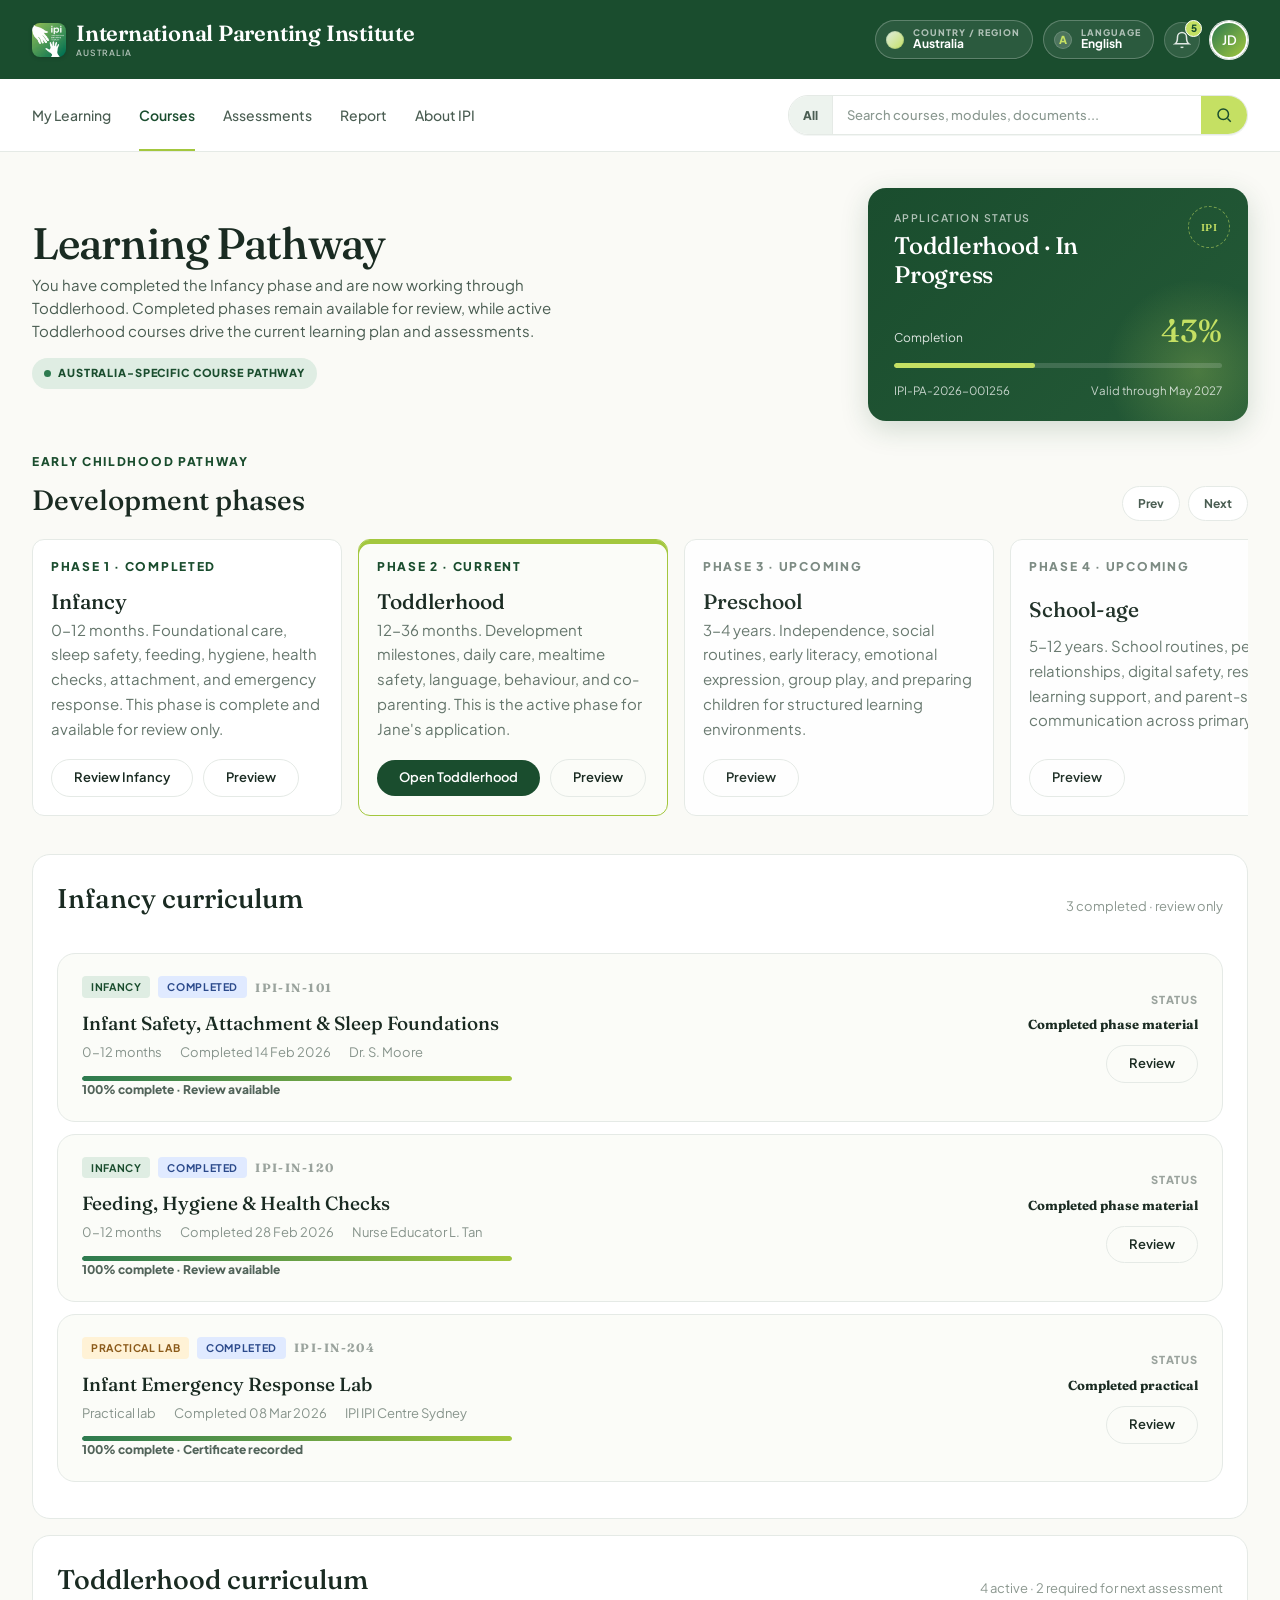
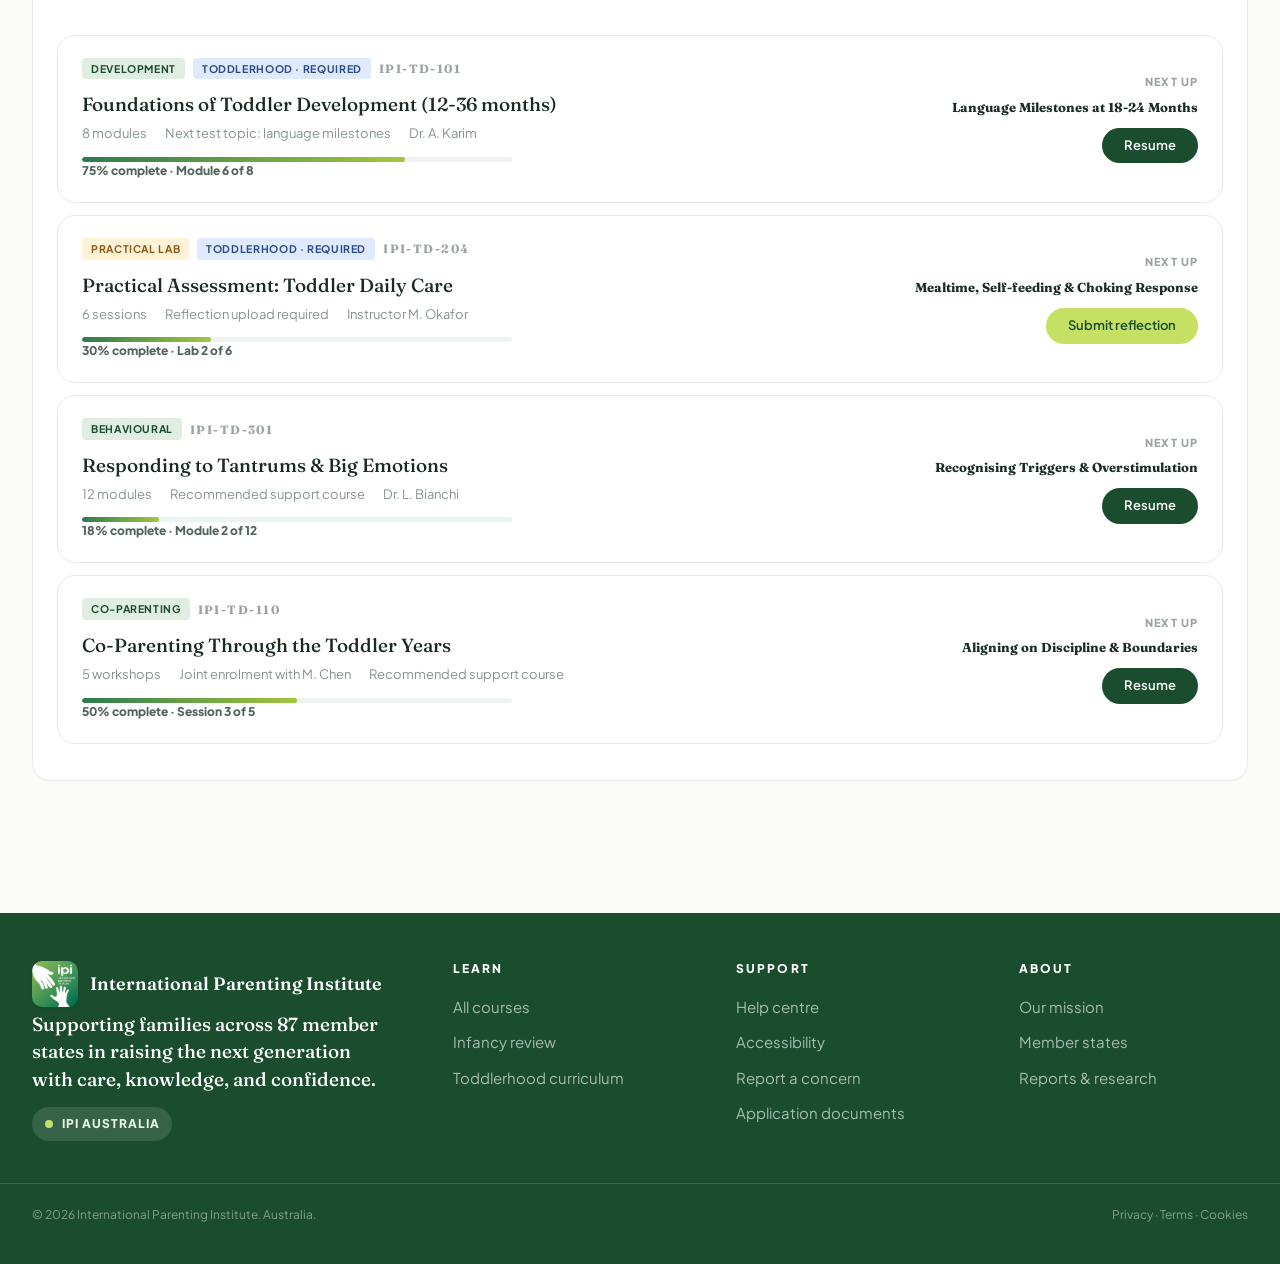
<file: courses.html>
<!DOCTYPE html>
<html lang="en">
<head>
<meta charset="UTF-8">
<meta name="viewport" content="width=device-width, initial-scale=1.0">
<title>IPI Courses — Infancy and Toddlerhood</title>
<link rel="preconnect" href="https://fonts.googleapis.com">
<link rel="preconnect" href="https://fonts.gstatic.com" crossorigin>
<link href="https://fonts.googleapis.com/css2?family=Fraunces:opsz,wght@9..144,400;9..144,500;9..144,600;9..144,700&family=Plus+Jakarta+Sans:wght@400;500;600;700;800&display=swap" rel="stylesheet">
<link rel="icon" href="ipi_logo.png" type="image/png">
<link rel="stylesheet" href="styles.css">
</head>
<body>
<div class="un-strip"><div class="un-strip-inner"><div class="left"><a href="index.html" class="logo strip-logo" style="text-decoration:none;"><div class="logo-mark"><img src="ipi_logo.png" alt="IPI"></div><div class="logo-text">International Parenting Institute<small data-region-label>Australia</small></div></a></div><div class="right"><div class="nav-actions"><div class="region-selector" data-region-selector><button class="region-button" type="button" aria-haspopup="true" aria-expanded="false" data-region-toggle><span class="region-copy"><span class="region-kicker">Country / Region</span><strong data-region-label>Australia</strong></span></button><div class="region-menu" role="menu" data-region-menu></div></div><div class="language-selector" data-language-selector><button class="language-button" type="button" aria-haspopup="true" aria-expanded="false" data-language-toggle><span class="language-copy"><span class="language-kicker">Language</span><strong data-language-label>English</strong></span></button><div class="language-menu" role="menu" data-language-menu></div></div><div class="notification-selector" data-notification-selector><button class="icon-btn notification-toggle" type="button" aria-haspopup="true" aria-expanded="false" aria-label="Open reminders" data-notification-toggle><svg width="18" height="18" viewBox="0 0 24 24" fill="none" stroke="currentColor" stroke-width="2"><path d="M6 8a6 6 0 0 1 12 0c0 7 3 9 3 9H3s3-2 3-9"/><path d="M10.3 21a1.94 1.94 0 0 0 3.4 0"/></svg><span class="badge" data-notification-badge></span></button><div class="notification-menu" data-notification-menu></div></div><div class="profile-selector" data-profile-selector><button class="avatar" type="button" aria-haspopup="true" aria-expanded="false" data-profile-toggle>JD</button><div class="profile-menu" data-profile-menu></div></div></div></div></div></div>
<nav class="nav"><div class="nav-inner"><div class="nav-links"><a href="index.html" data-nav-label="myLearning">My Learning</a><a href="courses.html" data-nav-label="courses" class="active">Courses</a><a href="assessment.html" data-nav-label="assessments">Assessments</a><a href="report.html" data-nav-label="report">Report</a><a href="about.html" data-nav-label="about">About IPI</a></div><form class="strip-search" data-site-search role="search" autocomplete="off"><button class="search-scope" type="button">All</button><input class="search-input" type="search" aria-label="Search courses, modules, documents" placeholder="Search courses, modules, documents..."><button class="search-submit" type="submit" aria-label="Search"><svg width="18" height="18" viewBox="0 0 24 24" fill="none" stroke="currentColor" stroke-width="2"><circle cx="11" cy="11" r="7"/><path d="m21 21-4.3-4.3"/></svg></button><div class="search-results" data-search-results aria-live="polite"></div></form></div></nav>
<div class="main">
  <div class="page-hero">
    <div>
      <h1 data-i18n="pathwayTitle">Learning Pathway</h1>
      <p class="sub" data-i18n="pathwayIntro">You have completed the Infancy phase and are now working through Toddlerhood. Completed phases remain available for review, while active Toddlerhood courses drive the current learning plan and assessments.</p>
      <div class="regional-course-popover">
        <div class="pathway-note" data-region-course-note tabindex="0" aria-describedby="regionalCourseDetails">Australia-specific course pathway</div>
        <div class="regional-course-card" id="regionalCourseDetails" data-regional-course-card role="tooltip">
          <div>
            <span data-i18n="regionalSetting">Regional course setting</span>
            <strong data-regional-course-title>Australia pathway</strong>
          </div>
          <p data-regional-course-summary>Aligned with Australian family support settings, centre-based assessments, and local document requirements.</p>
          <dl>
            <div><dt data-i18n="courseLanguage">Course language</dt><dd data-regional-course-language>English</dd></div>
            <div><dt data-i18n="courseDocuments">Documents</dt><dd data-regional-course-docs>Australian ID, income evidence, and centre attendance confirmation</dd></div>
          </dl>
        </div>
      </div>
    </div>
    <div class="license-card">
      <div class="seal">IPI</div>
      <div class="label">Application status</div>
      <div class="tier">Toddlerhood · In Progress</div>
      <div class="progress-meta">
        <span>Completion</span>
        <strong>43%</strong>
      </div>
      <div class="progress-bar"><div class="progress-fill"></div></div>
      <div class="meta-row">
        <span>IPI-PA-2026-001256</span>
        <span>Valid through May 2027</span>
      </div>
    </div>
  </div>

  <section class="phase-slider-wrap" aria-label="Development phase pathway">
    <div class="slider-head">
      <div>
        <div class="phase-num">Early childhood pathway</div>
        <h2>Development phases</h2>
      </div>
      <div class="slider-controls">
        <button class="slider-btn" type="button" data-scroll-phase="prev">Prev</button>
        <button class="slider-btn" type="button" data-scroll-phase="next">Next</button>
      </div>
    </div>
    <div class="phase-slider" id="phaseSlider" tabindex="0">
      <section class="phase phase-slide phase-complete" id="infancy">
        <div class="phase-num">Phase 1 · Completed</div>
        <h3>Infancy</h3>
        <p>0-12 months. Foundational care, sleep safety, feeding, hygiene, health checks, attachment, and emergency response. This phase is complete and available for review only.</p>
        <div class="phase-actions">
          <a class="btn btn-ghost" href="course_review.html?course=IPI-IN-101">Review Infancy</a>
          <button class="btn btn-outline" type="button" data-preview-title="Infancy" data-preview-age="0-12 months" data-preview-status="Completed · review only" data-preview-courses="Safety, Attachment & Sleep Foundations; Feeding, Hygiene & Health Checks; Infant Emergency Response Lab">Preview</button>
        </div>
      </section>
      <section class="phase phase-slide phase-current" id="toddlerhood">
        <div class="phase-num">Phase 2 · Current</div>
        <h3>Toddlerhood</h3>
        <p>12-36 months. Development milestones, daily care, mealtime safety, language, behaviour, and co-parenting. This is the active phase for Jane's application.</p>
        <div class="phase-actions">
          <a class="btn btn-primary" href="#toddlerhood-curriculum">Open Toddlerhood</a>
          <button class="btn btn-outline" type="button" data-preview-title="Toddlerhood" data-preview-age="12-36 months" data-preview-status="Current · 43% complete" data-preview-courses="Foundations of Toddler Development; Toddler Daily Care Practical; Responding to Tantrums & Big Emotions; Co-Parenting Through the Toddler Years">Preview</button>
        </div>
      </section>
      <section class="phase phase-slide phase-upcoming" id="preschool">
        <div class="phase-num">Phase 3 · Upcoming</div>
        <h3>Preschool</h3>
        <p>3-4 years. Independence, social routines, early literacy, emotional expression, group play, and preparing children for structured learning environments.</p>
        <div class="phase-actions">
          <button class="btn btn-outline" type="button" data-preview-title="Preschool" data-preview-age="3-4 years" data-preview-status="Locked · preview available" data-preview-courses="Preschool Readiness; Social Play & Sharing; Early Literacy and Number Sense">Preview</button>
        </div>
      </section>
      <section class="phase phase-slide phase-upcoming" id="school-age">
        <div class="phase-num">Phase 4 · Upcoming</div>
        <h3>School-age</h3>
        <p>5-12 years. School routines, peer relationships, digital safety, resilience, learning support, and parent-school communication across primary years.</p>
        <div class="phase-actions">
          <button class="btn btn-outline" type="button" data-preview-title="School-age" data-preview-age="5-12 years" data-preview-status="Locked · preview available" data-preview-courses="School Transition Support; Peer Relationships and Belonging; Digital Safety for Families">Preview</button>
        </div>
      </section>
      <section class="phase phase-slide phase-upcoming" id="adolescence">
        <div class="phase-num">Phase 5 · Upcoming</div>
        <h3>Adolescence</h3>
        <p>13-18 years. Identity, autonomy, mental wellbeing, family communication, study pressure, risk awareness, and preparation for independent adulthood.</p>
        <div class="phase-actions">
          <button class="btn btn-outline" type="button" data-preview-title="Adolescence" data-preview-age="13-18 years" data-preview-status="Locked · preview available" data-preview-courses="Adolescent Wellbeing; Boundaries and Independence; Family Communication in Later Years">Preview</button>
        </div>
      </section>
    </div>
  </section>

  <section class="panel" id="infancy-curriculum" style="margin-top:24px;">
    <div class="section-head"><h2>Infancy curriculum</h2><div class="meta">3 completed · review only</div></div>
    <div class="course-card is-complete"><div><div class="course-meta"><span class="course-tag">Infancy</span><span class="course-tag tier-2">Completed</span><span class="course-code">IPI-IN-101</span></div><div class="course-title">Infant Safety, Attachment &amp; Sleep Foundations</div><div class="course-stats"><span>0-12 months</span><span>Completed 14 Feb 2026</span><span>Dr. S. Moore</span></div><div class="course-progress-wrap"><div class="course-progress"><div class="fill" style="width:100%"></div></div><div class="course-progress-label">100% complete · Review available</div></div></div><div class="course-action"><div class="next-item">Status<strong>Completed phase material</strong></div><a class="btn btn-ghost" href="course_review.html?course=IPI-IN-101">Review</a></div></div>
    <div class="course-card is-complete"><div><div class="course-meta"><span class="course-tag">Infancy</span><span class="course-tag tier-2">Completed</span><span class="course-code">IPI-IN-120</span></div><div class="course-title">Feeding, Hygiene &amp; Health Checks</div><div class="course-stats"><span>0-12 months</span><span>Completed 28 Feb 2026</span><span>Nurse Educator L. Tan</span></div><div class="course-progress-wrap"><div class="course-progress"><div class="fill" style="width:100%"></div></div><div class="course-progress-label">100% complete · Review available</div></div></div><div class="course-action"><div class="next-item">Status<strong>Completed phase material</strong></div><a class="btn btn-ghost" href="course_review.html?course=IPI-IN-120">Review</a></div></div>
    <div class="course-card is-complete"><div><div class="course-meta"><span class="course-tag practical">Practical Lab</span><span class="course-tag tier-2">Completed</span><span class="course-code">IPI-IN-204</span></div><div class="course-title">Infant Emergency Response Lab</div><div class="course-stats"><span>Practical lab</span><span>Completed 08 Mar 2026</span><span data-region-content="centre">IPI Centre Sydney</span></div><div class="course-progress-wrap"><div class="course-progress"><div class="fill" style="width:100%"></div></div><div class="course-progress-label">100% complete · Certificate recorded</div></div></div><div class="course-action"><div class="next-item">Status<strong>Completed practical</strong></div><a class="btn btn-ghost" href="course_review.html?course=IPI-IN-204">Review</a></div></div>
  </section>

  <section class="panel" id="toddlerhood-curriculum">
    <div class="section-head"><h2>Toddlerhood curriculum</h2><div class="meta">4 active · 2 required for next assessment</div></div>
    <div class="course-card"><div><div class="course-meta"><span class="course-tag">Development</span><span class="course-tag tier-2">Toddlerhood · Required</span><span class="course-code">IPI-TD-101</span></div><div class="course-title">Foundations of Toddler Development (12-36 months)</div><div class="course-stats"><span>8 modules</span><span>Next test topic: language milestones</span><span>Dr. A. Karim</span></div><div class="course-progress-wrap"><div class="course-progress"><div class="fill" style="width:75%"></div></div><div class="course-progress-label">75% complete · Module 6 of 8</div></div></div><div class="course-action"><div class="next-item">Next up<strong>Language Milestones at 18-24 Months</strong></div><a class="btn btn-primary" href="course_resume.html?course=IPI-TD-101">Resume</a></div></div>
    <div class="course-card"><div><div class="course-meta"><span class="course-tag practical">Practical Lab</span><span class="course-tag tier-2">Toddlerhood · Required</span><span class="course-code">IPI-TD-204</span></div><div class="course-title">Practical Assessment: Toddler Daily Care</div><div class="course-stats"><span>6 sessions</span><span>Reflection upload required</span><span>Instructor M. Okafor</span></div><div class="course-progress-wrap"><div class="course-progress"><div class="fill" style="width:30%"></div></div><div class="course-progress-label">30% complete · Lab 2 of 6</div></div></div><div class="course-action"><div class="next-item">Next up<strong>Mealtime, Self-feeding &amp; Choking Response</strong></div><a class="btn btn-accent" href="submission.html" data-no-translate>Submit reflection</a></div></div>
    <div class="course-card"><div><div class="course-meta"><span class="course-tag">Behavioural</span><span class="course-code">IPI-TD-301</span></div><div class="course-title">Responding to Tantrums &amp; Big Emotions</div><div class="course-stats"><span>12 modules</span><span>Recommended support course</span><span>Dr. L. Bianchi</span></div><div class="course-progress-wrap"><div class="course-progress"><div class="fill" style="width:18%"></div></div><div class="course-progress-label">18% complete · Module 2 of 12</div></div></div><div class="course-action"><div class="next-item">Next up<strong>Recognising Triggers &amp; Overstimulation</strong></div><a class="btn btn-primary" href="course_resume.html?course=IPI-TD-301">Resume</a></div></div>
    <div class="course-card"><div><div class="course-meta"><span class="course-tag">Co-parenting</span><span class="course-code">IPI-TD-110</span></div><div class="course-title">Co-Parenting Through the Toddler Years</div><div class="course-stats"><span>5 workshops</span><span>Joint enrolment with M. Chen</span><span>Recommended support course</span></div><div class="course-progress-wrap"><div class="course-progress"><div class="fill" style="width:50%"></div></div><div class="course-progress-label">50% complete · Session 3 of 5</div></div></div><div class="course-action"><div class="next-item">Next up<strong>Aligning on Discipline &amp; Boundaries</strong></div><a class="btn btn-primary" href="course_resume.html?course=IPI-TD-110">Resume</a></div></div>
  </section>
</div>

<div class="preview-modal" id="phasePreview" hidden>
  <div class="preview-dialog" role="dialog" aria-modal="true" aria-labelledby="previewTitle">
    <button class="preview-close" type="button" aria-label="Close preview">×</button>
    <div class="phase-num" id="previewStatus">Preview</div>
    <h2 id="previewTitle">Phase preview</h2>
    <p id="previewAge" class="preview-age"></p>
    <div class="preview-list" id="previewCourses"></div>
  </div>
</div>

<footer><div class="footer-inner"><div class="footer-brand"><div style="display:flex;align-items:center;gap:12px;margin-bottom:4px;"><div class="logo-mark"><img src="ipi_logo.png" alt="IPI"></div><div style="font-family:Fraunces,serif;font-size:18px;font-weight:600;color:white;">International Parenting Institute</div></div><p class="tagline">Supporting families across 87 member states in raising the next generation with care, knowledge, and confidence.</p>
      <div class="un-badge">
        <span style="width:8px; height:8px; border-radius:50%; background:var(--accent); display:inline-block;"></span>
        IPI Australia
      </div>
    </div><div><h5>Learn</h5><a href="courses.html">All courses</a><a href="#infancy-curriculum">Infancy review</a><a href="#toddlerhood-curriculum">Toddlerhood curriculum</a></div><div><h5>Support</h5><a href="about.html">Help centre</a><a href="about.html">Accessibility</a><a href="report.html">Report a concern</a><a href="submission.html">Application documents</a></div><div><h5>About</h5><a href="about.html">Our mission</a><a href="about.html">Member states</a><a href="about.html">Reports & research</a></div></div><div class="footer-meta"><span>© 2026 International Parenting Institute.</span><span>Privacy · Terms · Cookies</span></div></footer>
<script src="dynamic-time.js?v=2"></script>
<script src="region.js?v=3"></script>
<script src="profile.js?v=2"></script>
<script src="search.js?v=2"></script>
<script src="notifications.js?v=3"></script>
<script src="report-status.js?v=3"></script>
<script src="document-status.js?v=3"></script>
<script>
const phaseSlider = document.querySelector("#phaseSlider");
document.querySelectorAll("[data-scroll-phase]").forEach((button) => {
  button.addEventListener("click", () => {
    const direction = button.dataset.scrollPhase === "next" ? 1 : -1;
    phaseSlider.scrollBy({ left: direction * 390, behavior: "smooth" });
  });
});

const previewModal = document.querySelector("#phasePreview");
const previewTitle = document.querySelector("#previewTitle");
const previewStatus = document.querySelector("#previewStatus");
const previewAge = document.querySelector("#previewAge");
const previewCourses = document.querySelector("#previewCourses");

function closePreview() {
  previewModal.hidden = true;
}

document.querySelectorAll("[data-preview-title]").forEach((button) => {
  button.addEventListener("click", () => {
    previewTitle.textContent = button.dataset.previewTitle;
    previewStatus.textContent = button.dataset.previewStatus;
    previewAge.textContent = button.dataset.previewAge;
    previewCourses.innerHTML = "";
    button.dataset.previewCourses.split(";").forEach((course, index) => {
      const item = document.createElement("div");
      item.className = "preview-item";
      const number = document.createElement("span");
      const title = document.createElement("strong");
      number.textContent = index + 1;
      title.textContent = course.trim();
      item.append(number, title);
      previewCourses.appendChild(item);
    });
    previewModal.hidden = false;
  });
});

document.querySelector(".preview-close").addEventListener("click", closePreview);
previewModal.addEventListener("click", (event) => {
  if (event.target === previewModal) closePreview();
});
document.addEventListener("keydown", (event) => {
  if (event.key === "Escape" && !previewModal.hidden) closePreview();
});
</script>
</body>
</html>
</file>
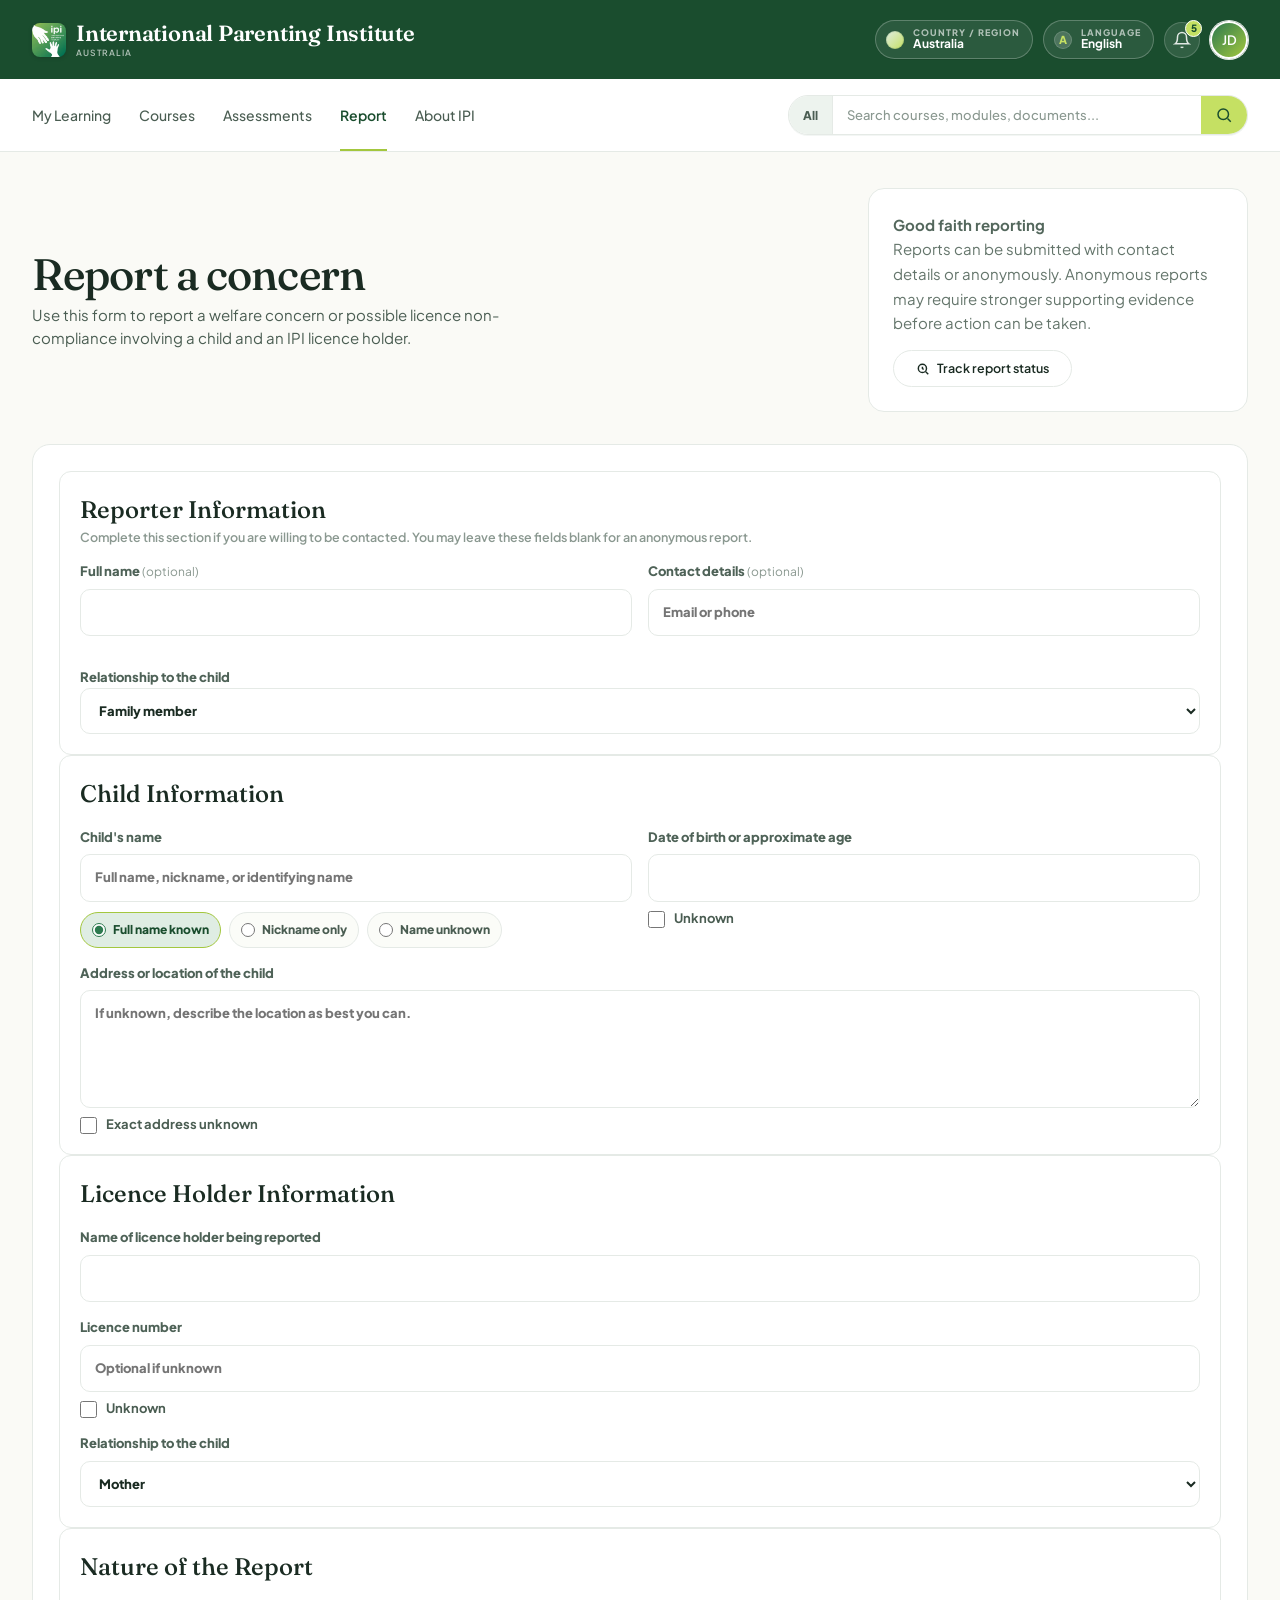
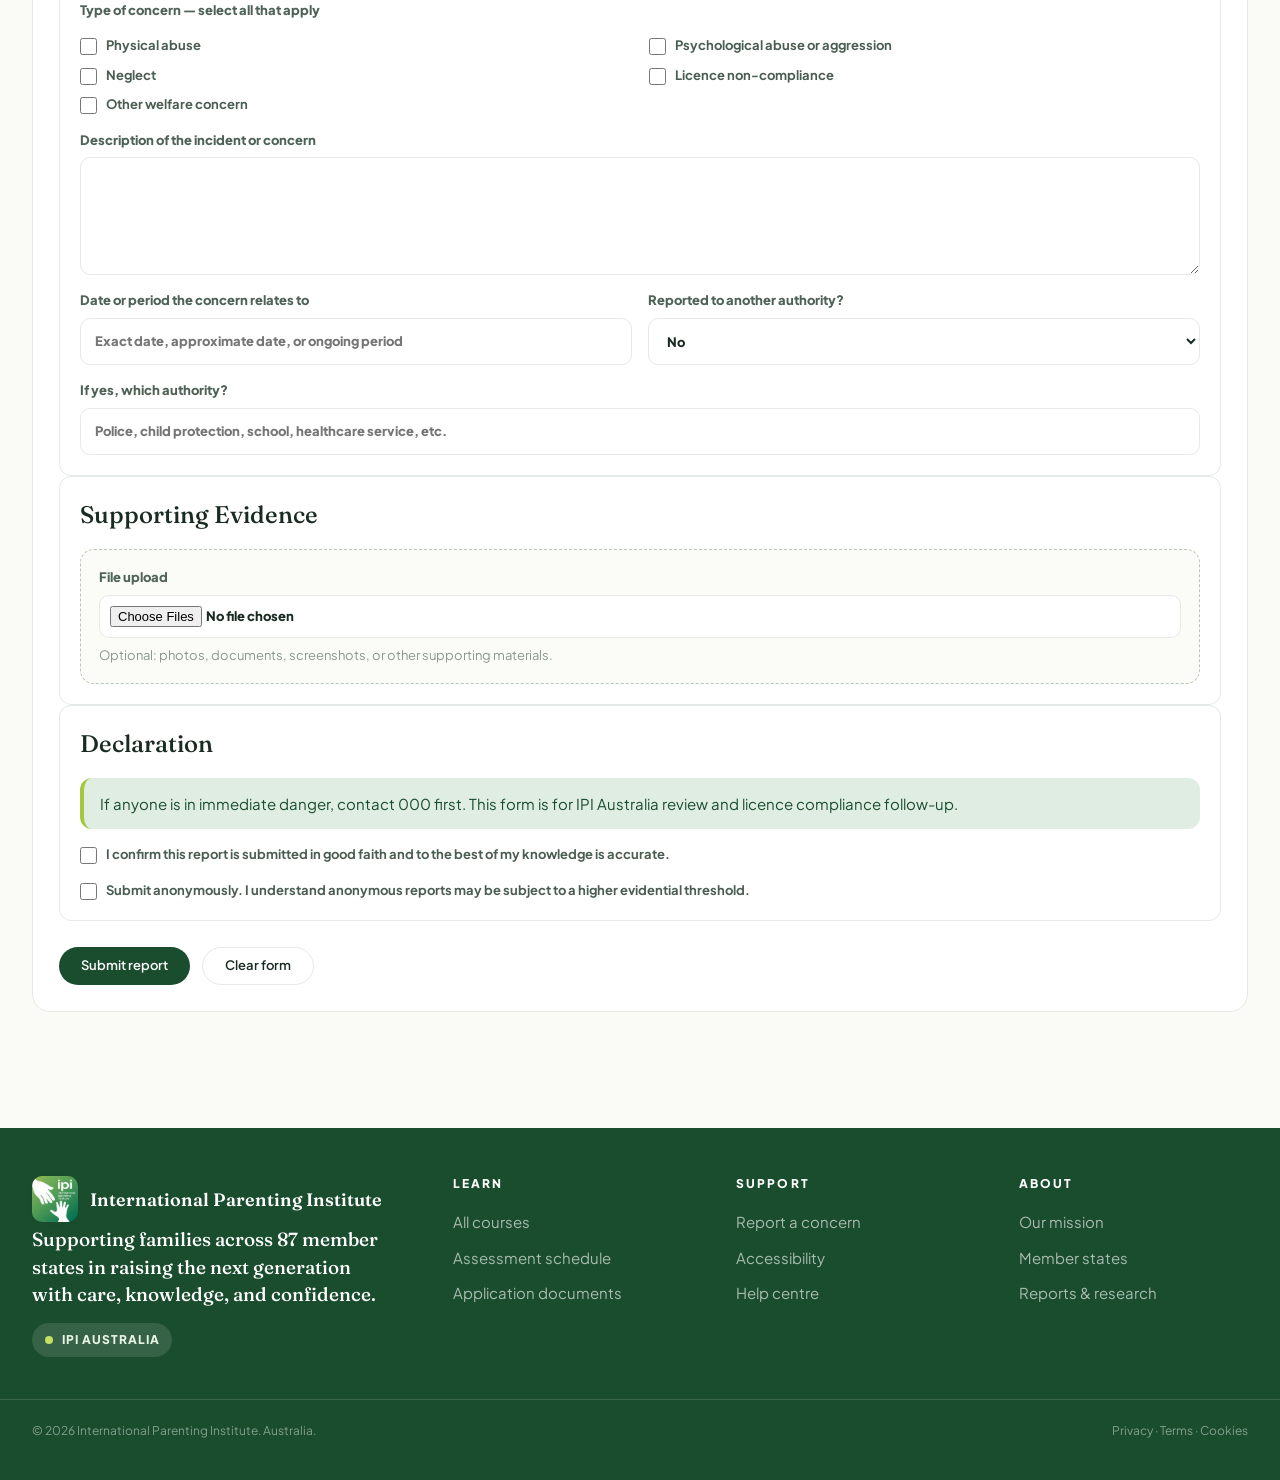
<file: report.html>
<!DOCTYPE html>
<html lang="en">
<head>
<meta charset="UTF-8">
<meta name="viewport" content="width=device-width, initial-scale=1.0">
<title>Concern Report — IPI</title>
<link rel="preconnect" href="https://fonts.googleapis.com">
<link rel="preconnect" href="https://fonts.gstatic.com" crossorigin>
<link href="https://fonts.googleapis.com/css2?family=Fraunces:opsz,wght@9..144,400;9..144,500;9..144,600;9..144,700&family=Plus+Jakarta+Sans:wght@400;500;600;700;800&display=swap" rel="stylesheet">
<link rel="icon" href="ipi_logo.png" type="image/png">
<link rel="stylesheet" href="styles.css">
</head>
<body>
<div class="un-strip"><div class="un-strip-inner"><div class="left"><a href="index.html" class="logo strip-logo" style="text-decoration:none;"><div class="logo-mark"><img src="ipi_logo.png" alt="IPI"></div><div class="logo-text">International Parenting Institute<small data-region-label>Australia</small></div></a></div><div class="right"><div class="nav-actions"><div class="region-selector" data-region-selector><button class="region-button" type="button" aria-haspopup="true" aria-expanded="false" data-region-toggle><span class="region-copy"><span class="region-kicker">Country / Region</span><strong data-region-label>Australia</strong></span></button><div class="region-menu" role="menu" data-region-menu></div></div><div class="language-selector" data-language-selector><button class="language-button" type="button" aria-haspopup="true" aria-expanded="false" data-language-toggle><span class="language-copy"><span class="language-kicker">Language</span><strong data-language-label>English</strong></span></button><div class="language-menu" role="menu" data-language-menu></div></div><div class="notification-selector" data-notification-selector><button class="icon-btn notification-toggle" type="button" aria-haspopup="true" aria-expanded="false" aria-label="Open reminders" data-notification-toggle><svg width="18" height="18" viewBox="0 0 24 24" fill="none" stroke="currentColor" stroke-width="2"><path d="M6 8a6 6 0 0 1 12 0c0 7 3 9 3 9H3s3-2 3-9"/><path d="M10.3 21a1.94 1.94 0 0 0 3.4 0"/></svg><span class="badge" data-notification-badge></span></button><div class="notification-menu" data-notification-menu></div></div><div class="profile-selector" data-profile-selector><button class="avatar" type="button" aria-haspopup="true" aria-expanded="false" data-profile-toggle>JD</button><div class="profile-menu" data-profile-menu></div></div></div></div></div></div>
<nav class="nav"><div class="nav-inner"><div class="nav-links"><a href="index.html" data-nav-label="myLearning">My Learning</a><a href="courses.html" data-nav-label="courses">Courses</a><a href="assessment.html" data-nav-label="assessments">Assessments</a><a href="report.html" data-nav-label="report" class="active">Report</a><a href="about.html" data-nav-label="about">About IPI</a></div><form class="strip-search" data-site-search role="search" autocomplete="off"><button class="search-scope" type="button">All</button><input class="search-input" type="search" aria-label="Search courses, modules, documents" placeholder="Search courses, modules, documents..."><button class="search-submit" type="submit" aria-label="Search"><svg width="18" height="18" viewBox="0 0 24 24" fill="none" stroke="currentColor" stroke-width="2"><circle cx="11" cy="11" r="7"/><path d="m21 21-4.3-4.3"/></svg></button><div class="search-results" data-search-results aria-live="polite"></div></form></div></nav>

<div class="main">
  <div class="page-hero">
    <div>
      <h1>Report a concern</h1>
      <p class="sub">Use this form to report a welfare concern or possible licence non-compliance involving a child and an IPI licence holder.</p>
    </div>
    <div class="hero-note">
      <strong>Good faith reporting</strong>
      <p>Reports can be submitted with contact details or anonymously. Anonymous reports may require stronger supporting evidence before action can be taken.</p>
      <button type="button" class="btn btn-ghost" style="margin-top:14px;font-size:12.5px;gap:7px;" data-track-report>
        <svg width="14" height="14" viewBox="0 0 24 24" fill="none" stroke="currentColor" stroke-width="2.5"><circle cx="11" cy="11" r="7"/><path d="m21 21-4.3-4.3"/><path d="M11 8v3l2 2"/></svg>
        Track report status
      </button>
    </div>
  </div>

  <div class="submission-card">
    <form>
      <div class="report-section">
        <div>
          <h2>Reporter Information</h2>
          <p class="form-help">Complete this section if you are willing to be contacted. You may leave these fields blank for an anonymous report.</p>
        </div>
        <div class="form-grid">
          <label><span>Full name <span class="form-optional">(optional)</span></span><input aria-label="Reporter full name"></label>
          <label><span>Contact details <span class="form-optional">(optional)</span></span><input aria-label="Reporter contact details" placeholder="Email or phone"></label>
        </div>
        <label style="margin-top:16px;display:block;">Relationship to the child<select aria-label="Reporter relationship to child"><option>Family member</option><option>Neighbour</option><option>Educator</option><option>Healthcare professional</option><option>Member of public</option><option>Other</option></select></label>
      </div>

      <div class="report-section">
        <h2>Child Information</h2>
        <div class="form-grid align-start">
          <div class="name-field">
            <label>Child's name<input data-child-name-input aria-label="Child name" placeholder="Full name, nickname, or identifying name"></label>
            <div class="inline-choice-group" role="radiogroup" aria-label="Child name certainty">
              <label class="choice-pill"><input type="radio" name="child-name-certainty" value="full" checked>Full name known</label>
              <label class="choice-pill"><input type="radio" name="child-name-certainty" value="nickname">Nickname only</label>
              <label class="choice-pill"><input type="radio" name="child-name-certainty" value="unknown">Name unknown</label>
            </div>
          </div>
          <label>Date of birth or approximate age<input aria-label="Child date of birth or approximate age"><span class="form-help"><label class="check-row"><input type="checkbox">Unknown</label></span></label>
          <label class="full">Address or location of the child<textarea aria-label="Child address or location" placeholder="If unknown, describe the location as best you can."></textarea><span class="form-help"><label class="check-row"><input type="checkbox">Exact address unknown</label></span></label>
        </div>
      </div>

      <div class="report-section">
        <h2>Licence Holder Information</h2>
        <div class="form-grid">
          <label class="full">Name of licence holder being reported<input aria-label="Licence holder name"></label>
          <label class="full">Licence number<input aria-label="Licence number" placeholder="Optional if unknown"><span class="form-help"><label class="check-row"><input type="checkbox">Unknown</label></span></label>
          <label class="full">Relationship to the child<select aria-label="Licence holder relationship to child"><option>Mother</option><option>Father</option><option>Guardian</option><option>Other</option></select></label>
        </div>
      </div>

      <div class="report-section">
        <h2>Nature of the Report</h2>
        <label>Type of concern — select all that apply</label>
        <div class="checkbox-grid">
          <label class="check-row"><input type="checkbox">Physical abuse</label>
          <label class="check-row"><input type="checkbox">Psychological abuse or aggression</label>
          <label class="check-row"><input type="checkbox">Neglect</label>
          <label class="check-row"><input type="checkbox">Licence non-compliance</label>
          <label class="check-row"><input type="checkbox">Other welfare concern</label>
        </div>
        <div class="form-grid">
          <label class="full">Description of the incident or concern<textarea aria-label="Description of incident or concern"></textarea></label>
          <label>Date or period the concern relates to<input aria-label="Date or period of concern" placeholder="Exact date, approximate date, or ongoing period"></label>
          <label>Reported to another authority?<select aria-label="Reported to another authority"><option>No</option><option>Yes</option><option>Unsure</option></select></label>
          <label class="full">If yes, which authority?<input aria-label="Other authority details" placeholder="Police, child protection, school, healthcare service, etc."></label>
        </div>
      </div>

      <div class="report-section">
        <h2>Supporting Evidence</h2>
        <div class="upload-box full">
          <label>File upload<input type="file" accept=".pdf,.png,.jpg,.jpeg,.doc,.docx" multiple></label>
          <span class="meta">Optional: photos, documents, screenshots, or other supporting materials.</span>
        </div>
      </div>

      <div class="report-section">
        <h2>Declaration</h2>
        <div class="report-alert" data-region-content="report-alert">If anyone is in immediate danger, contact local emergency services first. This form is for IPI review and licence compliance follow-up.</div>
        <label class="check-row"><input type="checkbox">I confirm this report is submitted in good faith and to the best of my knowledge is accurate.</label>
        <label class="check-row"><input type="checkbox">Submit anonymously. I understand anonymous reports may be subject to a higher evidential threshold.</label>
      </div>

      <div class="form-actions">
        <button type="button" class="btn btn-primary" data-report-submit>Submit report</button>
        <button type="button" class="btn btn-ghost" data-clear-report-form>Clear form</button>
      </div>
    </form>
  </div>
</div>

<footer><div class="footer-inner"><div class="footer-brand"><div style="display:flex;align-items:center;gap:12px;margin-bottom:4px;"><div class="logo-mark"><img src="ipi_logo.png" alt="IPI"></div><div style="font-family:Fraunces,serif;font-size:18px;font-weight:600;color:white;">International Parenting Institute</div></div><p class="tagline">Supporting families across 87 member states in raising the next generation with care, knowledge, and confidence.</p>
      <div class="un-badge">
        <span style="width:8px; height:8px; border-radius:50%; background:var(--accent); display:inline-block;"></span>
        IPI Australia
      </div>
    </div><div><h5>Learn</h5><a href="courses.html">All courses</a><a href="assessment.html">Assessment schedule</a><a href="submission.html">Application documents</a></div><div><h5>Support</h5><a href="report.html">Report a concern</a><a href="about.html">Accessibility</a><a href="about.html">Help centre</a></div><div><h5>About</h5><a href="about.html">Our mission</a><a href="about.html">Member states</a><a href="about.html">Reports & research</a></div></div><div class="footer-meta"><span>© 2026 International Parenting Institute.</span><span>Privacy · Terms · Cookies</span></div></footer>
<script src="dynamic-time.js?v=2"></script>
<script src="region.js?v=3"></script>
<script src="profile.js?v=2"></script>
<script src="search.js?v=2"></script>
<script src="notifications.js?v=3"></script>
<script src="report-status.js?v=3"></script>
<script src="document-status.js?v=3"></script>
<script>
  const childNameInput = document.querySelector("[data-child-name-input]");
  document.querySelectorAll('input[name="child-name-certainty"]').forEach((option) => {
    option.addEventListener("change", () => {
      if (!childNameInput) return;
      if (option.value === "unknown" && option.checked) {
        childNameInput.value = "";
        childNameInput.placeholder = "Name unknown";
        childNameInput.disabled = true;
      } else if (option.value === "nickname" && option.checked) {
        childNameInput.disabled = false;
        childNameInput.placeholder = "Nickname or name used by others";
      } else if (option.checked) {
        childNameInput.disabled = false;
        childNameInput.placeholder = "Full name, nickname, or identifying name";
      }
    });
  });

  const clearButton = document.querySelector("[data-clear-report-form]");
  const reportForm = document.querySelector(".submission-card form");
  const isChinesePage = () => document.documentElement.lang.toLowerCase().startsWith("zh");

  function resetChildNameState() {
    const fullNameOption = document.querySelector('input[name="child-name-certainty"][value="full"]');
    if (fullNameOption) fullNameOption.checked = true;
    if (!childNameInput) return;
    childNameInput.disabled = false;
    childNameInput.value = "";
    childNameInput.placeholder = isChinesePage() ? "全名、小名或可识别称呼" : "Full name, nickname, or identifying name";
  }

  function showClearConfirm() {
    const text = isChinesePage()
      ? {
        kicker: "报告表格",
        title: "确认清空所有已填写内容？",
        body: "这会移除当前报告表格中已填写的内容，但不会删除已提交状态和网站提醒。",
        cancel: "取消",
        clear: "清空表格"
      }
      : {
        kicker: "Report form",
        title: "Clear all entered information?",
        body: "This will remove the information currently typed into the report form. Submitted report status and site reminders will not be deleted.",
        cancel: "Cancel",
        clear: "Clear form"
      };
    let modal = document.querySelector("[data-clear-report-modal]");
    if (!modal) {
      modal = document.createElement("div");
      modal.className = "preview-modal report-modal";
      modal.hidden = true;
      modal.dataset.clearReportModal = "";
      modal.innerHTML = `
        <div class="preview-dialog report-dialog" role="dialog" aria-modal="true" aria-labelledby="clearReportTitle">
          <button class="preview-close" type="button" aria-label="Close" data-clear-cancel>×</button>
          <div class="phase-num" data-clear-kicker></div>
          <h2 id="clearReportTitle" data-clear-title></h2>
          <p class="preview-age" data-clear-body></p>
          <div class="report-modal-actions">
            <button class="btn btn-ghost" type="button" data-clear-cancel></button>
            <button class="btn btn-primary" type="button" data-clear-confirm></button>
          </div>
        </div>
      `;
      document.body.append(modal);
      modal.addEventListener("click", (event) => {
        if (event.target === modal || event.target.closest("[data-clear-cancel]")) modal.hidden = true;
      });
      modal.querySelector("[data-clear-confirm]").addEventListener("click", () => {
        reportForm?.reset();
        resetChildNameState();
        modal.hidden = true;
      });
      document.addEventListener("keydown", (event) => {
        if (event.key === "Escape") modal.hidden = true;
      });
    }
    modal.querySelector("[data-clear-kicker]").textContent = text.kicker;
    modal.querySelector("[data-clear-title]").textContent = text.title;
    modal.querySelector("[data-clear-body]").textContent = text.body;
    modal.querySelector("[data-clear-cancel]:not(.preview-close)").textContent = text.cancel;
    modal.querySelector("[data-clear-confirm]").textContent = text.clear;
    modal.hidden = false;
  }

  clearButton?.addEventListener("click", showClearConfirm);

  // ── Report status tracking ──────────────────────────────
  function activeRegionContent() {
    return window.IPIRegion?.getRegionalContent?.() || {
      reportPrefix: "AU",
      locale: "en-AU",
      phoneHref: "tel:+61261208974",
      phoneDisplay: "(02) 6120 8974",
      email: "enquiries@ipi.org.au"
    };
  }

  function buildRefNumber(isoDate) {
    const region = activeRegionContent();
    const d = new Date(isoDate);
    const seq = String(d.getTime()).slice(-5);
    return `RPT-${region.reportPrefix || "INT"}-${d.getFullYear()}-${seq}`;
  }

  function formatDateTime(isoDate) {
    const region = activeRegionContent();
    const d = new Date(isoDate);
    return d.toLocaleString(region.locale || "en", { day: "numeric", month: "short", year: "numeric", hour: "2-digit", minute: "2-digit", timeZoneName: "short" });
  }

  function addDays(isoDate, days) {
    const region = activeRegionContent();
    const d = new Date(isoDate);
    d.setDate(d.getDate() + days);
    return d.toLocaleString(region.locale || "en", { day: "numeric", month: "short", year: "numeric" });
  }

  function showTrackModal() {
    let modal = document.querySelector("[data-track-modal]");
    if (!modal) {
      modal = document.createElement("div");
      modal.className = "preview-modal";
      modal.hidden = true;
      modal.dataset.trackModal = "";
      modal.innerHTML = `
        <div class="preview-dialog" role="dialog" aria-modal="true" aria-labelledby="trackModalTitle" style="max-width:480px;padding:28px;">
          <button class="preview-close" type="button" aria-label="Close" data-track-close>×</button>
          <div data-track-body></div>
          <div class="report-modal-actions" style="margin-top:22px;">
            <button class="btn btn-primary" type="button" data-track-close>Close</button>
          </div>
        </div>`;
      document.body.append(modal);
      modal.addEventListener("click", (e) => {
        if (e.target === modal || e.target.closest("[data-track-close]")) modal.hidden = true;
      });
      document.addEventListener("keydown", (e) => { if (e.key === "Escape") modal.hidden = true; });
    }

    const raw = window.__ipiReportSubmission?.() || null;
    const body = modal.querySelector("[data-track-body]");

    if (!raw || !raw.submitted) {
      body.innerHTML = `
        <div class="phase-num" style="margin-bottom:8px;">Report tracking</div>
        <h2 id="trackModalTitle" style="margin-bottom:20px;">Report status</h2>
        <div class="track-empty">
          <div class="track-empty-icon">
            <svg width="22" height="22" viewBox="0 0 24 24" fill="none" stroke="currentColor" stroke-width="2"><circle cx="11" cy="11" r="7"/><path d="m21 21-4.3-4.3"/><path d="M11 8v3l2 2"/></svg>
          </div>
          <p>No report on file for this session. Submit a report to receive a reference number and track its progress here.</p>
        </div>`;
    } else {
      const region = activeRegionContent();
      const ref = buildRefNumber(raw.updatedAt);
      const submitted = formatDateTime(raw.updatedAt);
      const outcomeBy = addDays(raw.updatedAt, 10);
      body.innerHTML = `
        <div class="phase-num" style="margin-bottom:8px;">Report tracking</div>
        <h2 id="trackModalTitle" style="margin-bottom:20px;">Report status</h2>
        <div class="track-header">
          <div class="track-ref-label">Reference number</div>
          <div class="track-ref-num">${ref}</div>
          <div class="track-status-row">
            <div class="track-status-pill">
              <span class="track-status-dot"></span>
              Assessment in progress
            </div>
            <span class="track-step-count">Step 3 of 4</span>
          </div>
        </div>
        <div class="status-timeline">
          <div class="status-step is-done">
            <div class="step-dot done">✓</div>
            <div class="step-content">
              <div class="step-title">Report received</div>
              <div class="step-meta">${submitted}</div>
            </div>
          </div>
          <div class="status-step is-done">
            <div class="step-dot done">✓</div>
            <div class="step-content">
              <div class="step-title">Assigned to review team</div>
              <div class="step-meta">IPI Compliance &amp; Welfare Unit</div>
            </div>
          </div>
          <div class="status-step">
            <div class="step-dot active">›</div>
            <div class="step-content">
              <div class="step-title">Assessment in progress <span class="step-badge">Active</span></div>
              <div class="step-meta">Estimated completion by ${outcomeBy}</div>
            </div>
          </div>
          <div class="status-step">
            <div class="step-dot"></div>
            <div class="step-content">
              <div class="step-title">Outcome communicated</div>
              <div class="step-meta">Written response sent to the contact provided</div>
            </div>
          </div>
        </div>
        <div class="track-note">Keep your reference number for follow-up enquiries. If you have not received a response by <strong>${outcomeBy}</strong>, contact IPI on <a href="${region.phoneHref}" style="color:var(--primary);font-weight:700;">${region.phoneDisplay}</a> or <a href="mailto:${region.email}" style="color:var(--primary);font-weight:700;">${region.email}</a>.</div>`;
    }

    modal.hidden = false;
  }

  document.querySelector("[data-track-report]")?.addEventListener("click", showTrackModal);
  window.addEventListener("reportstatuschange", () => {
    const modal = document.querySelector("[data-track-modal]");
    if (modal && !modal.hidden) showTrackModal();
  });
</script>
</body>
</html>
</file>
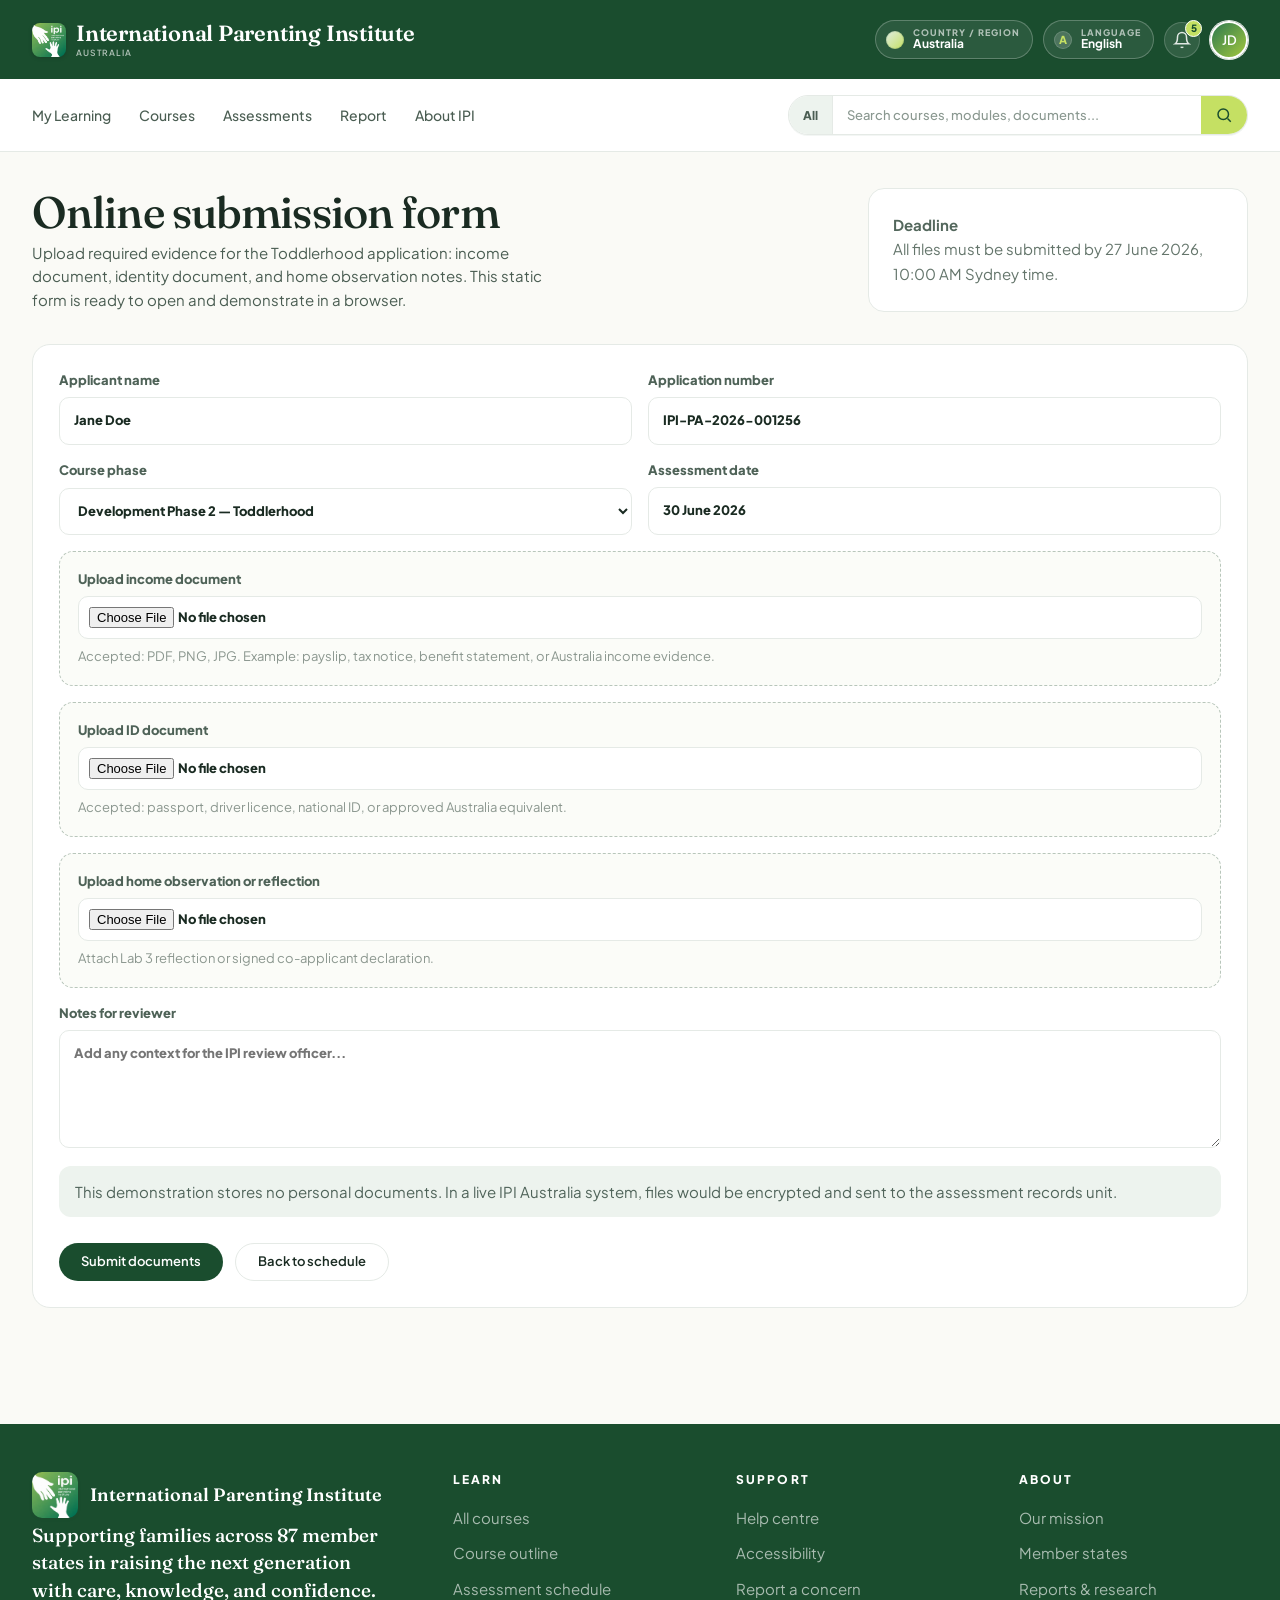
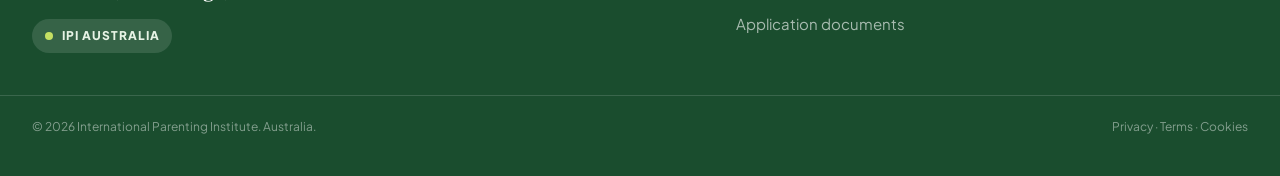
<file: submission.html>
<!DOCTYPE html>
<html lang="en">
<head>
<meta charset="UTF-8">
<meta name="viewport" content="width=device-width, initial-scale=1.0">
<title>Online Submission Form — IPI</title>
<link rel="preconnect" href="https://fonts.googleapis.com">
<link rel="preconnect" href="https://fonts.gstatic.com" crossorigin>
<link href="https://fonts.googleapis.com/css2?family=Fraunces:opsz,wght@9..144,400;9..144,500;9..144,600;9..144,700&family=Plus+Jakarta+Sans:wght@400;500;600;700;800&display=swap" rel="stylesheet">
<link rel="icon" href="ipi_logo.png" type="image/png">
<link rel="stylesheet" href="styles.css">
</head>
<body>
<div class="un-strip"><div class="un-strip-inner"><div class="left"><a href="index.html" class="logo strip-logo" style="text-decoration:none;"><div class="logo-mark"><img src="ipi_logo.png" alt="IPI"></div><div class="logo-text">International Parenting Institute<small data-region-label>Australia</small></div></a></div><div class="right"><div class="nav-actions"><div class="region-selector" data-region-selector><button class="region-button" type="button" aria-haspopup="true" aria-expanded="false" data-region-toggle><span class="region-copy"><span class="region-kicker">Country / Region</span><strong data-region-label>Australia</strong></span></button><div class="region-menu" role="menu" data-region-menu></div></div><div class="language-selector" data-language-selector><button class="language-button" type="button" aria-haspopup="true" aria-expanded="false" data-language-toggle><span class="language-copy"><span class="language-kicker">Language</span><strong data-language-label>English</strong></span></button><div class="language-menu" role="menu" data-language-menu></div></div><div class="notification-selector" data-notification-selector><button class="icon-btn notification-toggle" type="button" aria-haspopup="true" aria-expanded="false" aria-label="Open reminders" data-notification-toggle><svg width="18" height="18" viewBox="0 0 24 24" fill="none" stroke="currentColor" stroke-width="2"><path d="M6 8a6 6 0 0 1 12 0c0 7 3 9 3 9H3s3-2 3-9"/><path d="M10.3 21a1.94 1.94 0 0 0 3.4 0"/></svg><span class="badge" data-notification-badge></span></button><div class="notification-menu" data-notification-menu></div></div><div class="profile-selector" data-profile-selector><button class="avatar" type="button" aria-haspopup="true" aria-expanded="false" data-profile-toggle>JD</button><div class="profile-menu" data-profile-menu></div></div></div></div></div></div>
<nav class="nav"><div class="nav-inner"><div class="nav-links"><a href="index.html" data-nav-label="myLearning">My Learning</a><a href="courses.html" data-nav-label="courses">Courses</a><a href="assessment.html" data-nav-label="assessments">Assessments</a><a href="report.html" data-nav-label="report">Report</a><a href="about.html" data-nav-label="about">About IPI</a></div><form class="strip-search" data-site-search role="search" autocomplete="off"><button class="search-scope" type="button">All</button><input class="search-input" type="search" aria-label="Search courses, modules, documents" placeholder="Search courses, modules, documents..."><button class="search-submit" type="submit" aria-label="Search"><svg width="18" height="18" viewBox="0 0 24 24" fill="none" stroke="currentColor" stroke-width="2"><circle cx="11" cy="11" r="7"/><path d="m21 21-4.3-4.3"/></svg></button><div class="search-results" data-search-results aria-live="polite"></div></form></div></nav>
<div class="main">
  <div class="page-hero"><div><h1>Online submission form</h1><p class="sub">Upload required evidence for the Toddlerhood application: income document, identity document, and home observation notes. This static form is ready to open and demonstrate in a browser.</p></div><div class="hero-note"><strong>Deadline</strong><p>All files must be submitted by 27 June 2026, 10:00 AM Sydney time.</p></div></div>

  <div class="submission-card">
    <form>
      <div class="form-grid">
        <label>Applicant name<input value="Jane Doe" aria-label="Applicant name"></label>
        <label>Application number<input value="IPI-PA-2026-001256" aria-label="Application number"></label>
        <label>Course phase<select><option>Development Phase 2 — Toddlerhood</option><option>Development Phase 1 — Infancy</option><option>Development Phase 3 — Early Childhood</option></select></label>
        <label>Assessment date<input value="30 June 2026" aria-label="Assessment date"></label>
        <div class="upload-box full"><label>Upload income document<input type="file" accept=".pdf,.png,.jpg,.jpeg"></label><span class="meta" data-region-content="income-document-help">Accepted: PDF, PNG, JPG. Example: payslip, tax notice, benefit statement.</span></div>
        <div class="upload-box full"><label>Upload ID document<input type="file" accept=".pdf,.png,.jpg,.jpeg"></label><span class="meta" data-region-content="id-document-help">Accepted: passport, driver licence, national ID, or approved equivalent.</span></div>
        <div class="upload-box full"><label>Upload home observation or reflection<input type="file" accept=".pdf,.doc,.docx,.png,.jpg,.jpeg"></label><span class="meta">Attach Lab 3 reflection or signed co-applicant declaration.</span></div>
        <label class="full">Notes for reviewer<textarea placeholder="Add any context for the IPI review officer..."></textarea></label>
      </div>
      <p class="notice" style="margin-top:18px;" data-region-content="submission-notice">This demonstration stores no personal documents. In a live IPI system, files would be encrypted and sent to the assessment records unit.</p>
      <div class="form-actions"><button type="button" class="btn btn-primary" data-document-submit>Submit documents</button><a href="assessment.html" class="btn btn-ghost">Back to schedule</a></div>
    </form>
  </div>
</div>
<footer><div class="footer-inner"><div class="footer-brand"><div style="display:flex;align-items:center;gap:12px;margin-bottom:4px;"><div class="logo-mark"><img src="ipi_logo.png" alt="IPI"></div><div style="font-family:Fraunces,serif;font-size:18px;font-weight:600;color:white;">International Parenting Institute</div></div><p class="tagline">Supporting families across 87 member states in raising the next generation with care, knowledge, and confidence.</p><div class="un-badge"><span style="width:8px;height:8px;border-radius:50%;background:var(--accent);display:inline-block;"></span>IPI Australia</div></div><div><h5>Learn</h5><a href="courses.html">All courses</a><a href="courses.html#toddlerhood">Course outline</a><a href="assessment.html">Assessment schedule</a></div><div><h5>Support</h5><a href="about.html">Help centre</a><a href="about.html">Accessibility</a><a href="report.html">Report a concern</a><a href="submission.html">Application documents</a></div><div><h5>About</h5><a href="about.html">Our mission</a><a href="about.html">Member states</a><a href="about.html">Reports &amp; research</a></div></div><div class="footer-meta"><span>© 2026 International Parenting Institute. Australia.</span><span>Privacy · Terms · Cookies</span></div></footer>
<script src="dynamic-time.js?v=2"></script>
<script src="region.js?v=3"></script>
<script src="profile.js?v=2"></script>
<script src="search.js?v=2"></script>
<script src="notifications.js?v=3"></script>
<script src="report-status.js?v=3"></script>
<script src="document-status.js?v=3"></script>
</body>
</html>
</file>
<file: styles.css>
:root {
  --bg: #FAFAF6;
  --surface: #FFFFFF;
  --primary-deep: #1A4D2E;
  --primary: #2D7A4F;
  --primary-soft: #DFEDE3;
  --accent: #C5E063;
  --accent-dark: #A3C73E;
  --text: #1A2B22;
  --text-secondary: #4A5D52;
  --text-muted: #8A9890;
  --border: #E5EAE6;
  --bg-soft: #EDF3EE;
  --radius: 12px;
  --radius-lg: 18px;
  --ink: var(--text);
  --muted: var(--text-muted);
  --green: var(--primary-deep);
  --green-2: var(--primary);
  --line: var(--border);
  --paper: var(--bg);
  --card: var(--surface);
  --soft: var(--bg-soft);
  --blue: #E0EAFF;
  --gold: #FFF2D6;
  --shadow: 0 8px 28px rgba(26, 77, 46, 0.18);
}

* { margin: 0; padding: 0; box-sizing: border-box; }
body {
  margin: 0;
  color: var(--text);
  background: var(--bg);
  font-family: "Plus Jakarta Sans", system-ui, -apple-system, BlinkMacSystemFont, "Segoe UI", sans-serif;
  font-size: 15px;
  line-height: 1.5;
  -webkit-font-smoothing: antialiased;
}
a { color: inherit; }
.un-strip { background: var(--primary-deep); color: rgba(255,255,255,.85); font-size: 11.5px; padding: 20px 0; letter-spacing: .04em; }
.un-strip-inner, .nav-inner, .main, .footer-inner, .footer-meta {
  max-width: 1280px;
  width: 100%;
  margin: 0 auto;
  padding-left: 32px;
  padding-right: 32px;
}
.un-strip-inner { display: flex; align-items: center; justify-content: space-between; gap: 18px; }
.un-strip .left { display: flex; align-items: center; gap: 10px; }
.un-strip .right { display: flex; align-items: center; justify-content: flex-end; gap: 12px; }
.un-strip .nav-actions { gap: 10px; }
.un-emblem { width: 14px; height: 14px; border-radius: 50%; background: rgba(255,255,255,.85); display: inline-block; }
.un-strip a { text-decoration: none; color: rgba(255,255,255,.70); }
.strip-logo { min-width: 0; flex: 0 1 auto; gap: 10px; }
.strip-logo .logo-mark { width: 34px; height: 34px; border-radius: 8px; box-shadow: 0 1px 4px rgba(0,0,0,.16); }
.strip-logo .logo-text { color: #fff; font-size: 22px; }
.strip-logo .logo-text small { color: rgba(255,255,255,.66); font-size: 8.5px; }

.nav { background: var(--surface); border-bottom: 1px solid var(--border); position: sticky; top: 0; z-index: 50; }
.nav-inner { min-height: auto; display: flex; align-items: center; justify-content: space-between; gap: 28px; padding-top: 16px; padding-bottom: 16px; }
.logo { display: flex; align-items: center; gap: 12px; min-width: 315px; flex: 0 0 315px; }
.logo-mark { width: 46px; height: 46px; border-radius: 10px; overflow: hidden; flex: 0 0 auto; box-shadow: 0 1px 3px rgba(26, 77, 46, .15); }
.logo-mark img { width: 100%; height: 100%; object-fit: cover; display: block; }
.logo-text { font-family: Fraunces, Georgia, serif; font-size: 22px; font-weight: 600; line-height: 1.15; letter-spacing: -.01em; color: var(--text); white-space: nowrap; }
.logo-text small { display: block; margin-top: 2px; color: var(--text-muted); font: 600 9.5px/1.1 "Plus Jakarta Sans"; letter-spacing: .1em; text-transform: uppercase; white-space: nowrap; }
.un-strip .strip-logo { min-width: 0; flex: 0 1 auto; gap: 10px; }
.un-strip .strip-logo .logo-mark { width: 34px; height: 34px; border-radius: 8px; box-shadow: 0 1px 4px rgba(0,0,0,.16); }
.un-strip .strip-logo .logo-text { color: #fff; font-size: 22px; }
.un-strip .strip-logo .logo-text small { color: rgba(255,255,255,.66); font-size: 8.5px; }
.strip-search { position: relative; min-width: 280px; max-width: 460px; flex: 0 1 460px; margin-left: auto; height: 40px; display: grid; grid-template-columns: auto 1fr 46px; align-items: center; background: var(--surface); border: 1px solid var(--border); border-radius: 999px; box-shadow: 0 1px 0 rgba(26,77,46,.05); }
.search-scope { height: 100%; border: 0; border-right: 1px solid var(--border); background: var(--bg-soft); color: var(--text-secondary); padding: 0 14px; font: 800 12px "Plus Jakarta Sans"; cursor: pointer; border-radius: 999px 0 0 999px; }
.search-input { min-width: 0; width: 100%; height: 100%; border: 0; outline: 0; background: transparent; color: var(--text); font: 600 13px "Plus Jakarta Sans"; padding: 0 14px; letter-spacing: 0; }
.search-input::placeholder { color: var(--text-muted); font-weight: 500; }
.search-submit { height: 100%; border: 0; background: var(--accent); color: var(--primary-deep); display: grid; place-items: center; cursor: pointer; border-radius: 0 999px 999px 0; }
.strip-search:focus-within { border-color: var(--accent-dark); box-shadow: 0 0 0 3px rgba(197,224,99,.22); }
.search-results { position: absolute; top: calc(100% + 9px); left: 0; right: 0; z-index: 120; display: none; gap: 4px; padding: 8px; background: var(--surface); border: 1px solid var(--border); border-radius: var(--radius); box-shadow: var(--shadow); }
.strip-search.open .search-results { display: grid; }
.search-result { display: grid; gap: 2px; padding: 10px 11px; border-radius: 9px; text-decoration: none; color: var(--text); }
.search-result:hover, .search-result:focus { background: var(--primary-soft); outline: none; }
.search-result strong { font-size: 13px; line-height: 1.25; }
.search-result span { color: var(--text-muted); font-size: 11px; font-weight: 700; letter-spacing: .08em; text-transform: uppercase; }
.search-empty { padding: 10px 11px; color: var(--text-muted); font-size: 12.5px; }
.nav-links { display: flex; align-items: center; justify-content: flex-start; gap: 28px; flex: 0 0 auto; font-size: 14px; }
.nav-links a { text-decoration: none; color: var(--text-secondary); padding: 6px 0; border-bottom: 0; position: relative; white-space: nowrap; font-weight: 500; }
.nav-links a.active { color: var(--primary-deep); font-weight: 600; }
.nav-links a.active::after { content: ""; position: absolute; bottom: -19px; left: 0; right: 0; height: 2px; background: var(--accent-dark); }
.nav-actions { display: flex; align-items: center; gap: 12px; }
.nav-search { width: 220px; border: 1px solid var(--border); border-radius: 999px; display: flex; align-items: center; gap: 8px; padding: 9px 14px; color: var(--text-muted); font-size: 13px; background: var(--bg); }
.region-selector { position: relative; }
.region-button, .language-button { min-height: 38px; border: 1px solid rgba(255,255,255,.24); border-radius: 999px; background: rgba(255,255,255,.08); color: #fff; display: inline-flex; align-items: center; gap: 9px; padding: 7px 12px 7px 10px; font-family: inherit; cursor: pointer; box-shadow: 0 1px 0 rgba(0,0,0,.08); }
.region-button::before { content: ""; width: 18px; height: 18px; border-radius: 50%; background: linear-gradient(135deg, var(--primary-soft), var(--accent)); box-shadow: inset 0 0 0 1px rgba(26,77,46,.14); flex: 0 0 auto; }
.language-button::before { content: "A"; width: 18px; height: 18px; border-radius: 50%; background: rgba(255,255,255,.16); color: var(--accent); display: grid; place-items: center; font-size: 11px; font-weight: 900; box-shadow: inset 0 0 0 1px rgba(255,255,255,.16); flex: 0 0 auto; }
.region-copy, .language-copy { display: grid; gap: 1px; text-align: left; line-height: 1.05; }
.region-kicker, .language-kicker { color: rgba(255,255,255,.62); font-size: 9px; font-weight: 800; letter-spacing: .11em; text-transform: uppercase; }
.region-copy strong, .language-copy strong { color: #fff; font-size: 12px; white-space: nowrap; }
.region-button:hover, .region-selector.open .region-button, .language-button:hover, .language-selector.open .language-button { border-color: rgba(197,224,99,.7); background: rgba(255,255,255,.14); }
.region-menu { position: absolute; top: calc(100% + 10px); right: 0; width: 320px; background: var(--surface); border: 1px solid var(--border); border-radius: var(--radius); box-shadow: var(--shadow); padding: 10px; z-index: 90; display: none; }
.region-selector.open .region-menu { display: grid; gap: 8px; }
.language-selector { position: relative; }
.language-menu { position: absolute; top: calc(100% + 10px); right: 0; width: 420px; background: var(--surface); border: 1px solid var(--border); border-radius: var(--radius); box-shadow: var(--shadow); padding: 10px; z-index: 90; display: none; }
.language-selector.open .language-menu { display: grid; gap: 8px; }
.region-search, .language-search { width: 100%; border: 1px solid var(--border); border-radius: 999px; padding: 10px 13px; font: 600 12px "Plus Jakarta Sans"; color: var(--text); background: var(--bg); }
.region-list { max-height: 360px; overflow-y: auto; display: grid; gap: 4px; padding-right: 2px; scrollbar-color: var(--accent-dark) var(--bg-soft); }
.language-list { display: grid; grid-template-columns: repeat(2, minmax(0, 1fr)); gap: 4px; }
.language-list-scroll { max-height: 260px; overflow-y: auto; padding-right: 2px; scrollbar-color: var(--accent-dark) var(--bg-soft); }
.language-section-title { color: var(--text-muted); font-size: 10px; font-weight: 900; letter-spacing: .12em; text-transform: uppercase; padding: 5px 4px 1px; }
.region-option, .language-option { width: 100%; border: 0; text-decoration: none; border-radius: 9px; padding: 10px 11px; display: grid; grid-template-columns: 1fr auto; gap: 8px; align-items: center; color: var(--text-secondary); background: transparent; font-family: inherit; text-align: left; cursor: pointer; }
.language-option { grid-template-columns: 1fr; align-content: center; min-height: 58px; }
.region-option:hover, .region-option[aria-current="true"], .language-option:hover, .language-option[aria-current="true"] { background: var(--primary-soft); color: var(--primary-deep); }
.region-option strong, .language-option strong { font-size: 13px; color: inherit; }
.region-option span, .language-option span { color: var(--text-muted); font-size: 11px; line-height: 1.25; }
.region-option[aria-current="true"]::after { content: "Current"; color: var(--primary-deep); font-size: 10px; font-weight: 800; letter-spacing: .08em; text-transform: uppercase; }
.language-option[aria-current="true"]::after { content: "Current"; color: var(--primary-deep); font-size: 10px; font-weight: 800; letter-spacing: .08em; text-transform: uppercase; }
.profile-selector { position: relative; }
.notification-selector { position: relative; }
.icon-btn, .avatar { width: 36px; height: 36px; border-radius: 50%; display: grid; place-items: center; background: rgba(255,255,255,.1); position: relative; color: rgba(255,255,255,.86); border: 1px solid rgba(255,255,255,.18); }
.notification-toggle { cursor: pointer; font-family: inherit; }
.badge { position: absolute; top: -3px; right: -3px; min-width: 17px; height: 17px; padding: 0 4px; border-radius: 999px; background: var(--accent); border: 1.5px solid #fff; color: var(--primary-deep); display: grid; place-items: center; font-size: 10px; line-height: 1; font-weight: 900; }
.badge:empty, .badge[hidden] { display: none; }
.notification-menu { position: absolute; top: calc(100% + 10px); right: -50px; width: 360px; background: var(--surface); border: 1px solid var(--border); border-radius: var(--radius); box-shadow: var(--shadow); padding: 10px; z-index: 95; display: none; color: var(--text); }
.notification-selector.open .notification-menu { display: grid; gap: 8px; }
.notification-head { display: flex; align-items: baseline; justify-content: space-between; gap: 12px; padding: 4px 4px 8px; border-bottom: 1px solid var(--border); }
.notification-head strong { color: var(--text); font-size: 14px; }
.notification-head span { color: var(--text-muted); font-size: 11px; font-weight: 800; text-transform: uppercase; letter-spacing: .08em; }
.notification-item { display: grid; grid-template-columns: 1fr auto; gap: 10px; align-items: center; padding: 8px; border-radius: 10px; }
.notification-item:hover { background: var(--bg-soft); }
.notification-link { display: grid; gap: 2px; text-decoration: none; min-width: 0; }
.notification-link span { color: var(--primary-deep); font-size: 10px; font-weight: 900; letter-spacing: .1em; text-transform: uppercase; }
.notification-link strong { color: var(--text); font-size: 13px; line-height: 1.25; }
.notification-link small { color: var(--text-muted); font-size: 11.5px; line-height: 1.35; }
.notification-done { border: 1px solid var(--border); background: var(--surface); color: var(--primary-deep); border-radius: 999px; padding: 7px 10px; font: 800 11px "Plus Jakarta Sans"; cursor: pointer; }
.notification-done:hover { background: var(--accent); border-color: var(--accent); }
.notification-empty { padding: 12px 8px; color: var(--text-muted); font-size: 12.5px; }
.avatar { width: 38px; height: 38px; background: linear-gradient(135deg, var(--primary), var(--accent-dark)); color: #fff; font-weight: 600; border: 2px solid #fff; box-shadow: 0 0 0 1px var(--border); font-size: 13px; font-family: inherit; cursor: pointer; }
.avatar:hover, .profile-selector.open .avatar { box-shadow: 0 0 0 2px var(--accent-dark); }
.profile-menu { position: absolute; top: calc(100% + 10px); right: 0; width: 292px; background: var(--surface); border: 1px solid var(--border); border-radius: var(--radius); box-shadow: var(--shadow); padding: 12px; z-index: 90; display: none; }
.profile-selector.open .profile-menu { display: grid; gap: 12px; }
.profile-card-head { display: grid; grid-template-columns: 44px 1fr; gap: 12px; align-items: center; padding: 8px; }
.profile-avatar { width: 44px; height: 44px; border-radius: 50%; display: grid; place-items: center; background: linear-gradient(135deg, var(--primary), var(--accent-dark)); color: #fff; font-weight: 700; box-shadow: inset 0 0 0 2px rgba(255,255,255,.5); }
.profile-card-head strong { display: block; color: var(--text); font-size: 14px; }
.profile-card-head span { display: block; margin-top: 2px; color: var(--text-muted); font-size: 11.5px; }
.profile-status { border-radius: var(--radius); background: var(--primary-soft); padding: 12px; color: var(--primary-deep); }
.profile-status span { display: block; margin-bottom: 4px; text-transform: uppercase; letter-spacing: .1em; font-size: 10px; font-weight: 800; }
.profile-status strong { font-size: 13px; }
.profile-links { display: grid; gap: 4px; }
.profile-links a, .profile-links button { border: 0; border-radius: 9px; padding: 10px 11px; background: transparent; color: var(--text-secondary); text-decoration: none; text-align: left; font: 700 12.5px "Plus Jakarta Sans"; cursor: pointer; }
.profile-links a:hover, .profile-links button:hover { background: var(--bg-soft); color: var(--primary-deep); }

.main { padding-top: 36px; padding-bottom: 36px; }
.greeting-row { display: grid; grid-template-columns: 1fr 380px; gap: 36px; align-items: center; margin-bottom: 32px; }
h1, h2, h3 { font-family: Fraunces, Georgia, serif; font-weight: 500; margin: 0; }
h1 { font-size: 44px; line-height: 1.05; letter-spacing: -.02em; }
h1 .name { color: var(--primary-deep); font-style: italic; font-weight: 500; }
.sub { max-width: 540px; color: var(--text-secondary); line-height: 1.55; font-size: 15px; }
.track, .pill { display: inline-flex; align-items: center; gap: 6px; background: var(--primary-soft); color: var(--primary-deep); border-radius: 999px; padding: 4px 11px; font-weight: 600; font-size: 12.5px; }
.track:before, .pill:before { content: ""; width: 6px; height: 6px; border-radius: 50%; background: var(--primary); }
.license-card { background: linear-gradient(135deg, var(--primary-deep) 0%, #245A37 100%); color: #fff; border-radius: var(--radius-lg); padding: 22px 26px; box-shadow: var(--shadow); position: relative; overflow: hidden; }
.license-card::before { content: ""; position: absolute; right: -50px; bottom: -50px; width: 200px; height: 200px; border-radius: 50%; background: radial-gradient(circle, rgba(197,224,99,.25), transparent 65%); }
.license-card .seal { position: absolute; right: 18px; top: 18px; width: 42px; height: 42px; border: 1.5px dashed rgba(197,224,99,.55); border-radius: 50%; display: grid; place-items: center; color: var(--accent); font: 600 10px Fraunces; letter-spacing: .02em; }
.license-card .label { color: rgba(255,255,255,.65); text-transform: uppercase; letter-spacing: .14em; font-size: 10.5px; font-weight: 600; }
.license-card .tier { margin: 5px 0 18px; padding-right: 72px; font: 500 24px Fraunces; letter-spacing: -.01em; position: relative; z-index: 1; }
.progress-meta { display: flex; justify-content: space-between; align-items: baseline; margin: 0 0 8px; color: rgba(255,255,255,.85); font-size: 12px; position: relative; z-index: 1; }
.progress-meta strong { color: var(--accent); font-size: 32px; font-weight: 500; font-family: Fraunces, Georgia, serif; }
.progress-bar, .course-progress { height: 5px; background: rgba(255,255,255,.15); border-radius: 3px; overflow: hidden; margin: 0; position: relative; z-index: 1; }
.progress-fill, .fill { height: 100%; width: 43%; background: var(--accent); border-radius: inherit; }
.meta-row { display: flex; justify-content: space-between; gap: 12px; color: rgba(255,255,255,.75); font-size: 11.5px; margin-top: 14px; position: relative; z-index: 1; }

.alert { background: var(--surface); border: 1px solid var(--border); border-radius: var(--radius); display: flex; align-items: center; gap: 14px; padding: 14px 20px; margin-bottom: 32px; font-size: 14px; position: relative; overflow: hidden; box-shadow: none; }
.alert::before { content: ""; position: absolute; left: 0; top: 0; bottom: 0; width: 3px; background: var(--accent-dark); }
.alert-icon { width: 34px; height: 34px; border-radius: 50%; background: var(--accent); color: var(--primary-deep); display: grid; place-items: center; font-weight: 700; flex: 0 0 auto; }
.alert-content { flex: 1; color: var(--text-secondary); line-height: 1.5; }
.alert-content a, .card-link { color: var(--primary); font-weight: 600; }
.alert-dismiss { color: #9ba7a0; }

.dashboard { display: grid; grid-template-columns: 320px 1fr; gap: 24px; align-items: start; }
aside { display: grid; gap: 18px; }
.card, .course-card, .panel, .test-cover, .submission-card {
  background: var(--surface);
  border: 1px solid var(--border);
  border-radius: var(--radius-lg);
  box-shadow: none;
}
.card { padding: 22px; }
.application-card { padding: 22px; }
.application-card p { color: var(--text-secondary); font-size: 14px; line-height: 1.55; margin-top: 10px; margin-bottom: 22px; }
.application-card .btn { margin: 0; }
.card-header, .section-head { display: flex; align-items: center; justify-content: space-between; gap: 18px; margin-bottom: 18px; }
.card-title { text-transform: uppercase; letter-spacing: .1em; font-size: 11.5px; font-weight: 700; color: var(--text-secondary); }
.card-link { font-size: 13px; text-decoration: none; }
.goal-list { display: grid; gap: 14px; }
.goal-item { display: flex; gap: 12px; cursor: pointer; border-radius: 8px; padding: 2px; margin: -2px; }
.goal-item:hover .goal-text { color: var(--primary-deep); }
.goal-item:focus-visible { outline: 2px solid var(--accent-dark); outline-offset: 3px; }
.goal-check { width: 18px; height: 18px; border: 1px solid var(--line); border-radius: 5px; flex: 0 0 auto; margin-top: 1px; }
.goal-check.done { background: var(--accent); border-color: var(--accent); }
.goal-check.done:after { content: "✓"; display: block; text-align: center; font-size: 12px; color: var(--green); font-weight: 800; }
.goal-text { font-size: 14px; line-height: 1.4; }
.goal-text.done { text-decoration: line-through; color: #87928b; }
.goal-meta { display: flex; gap: 9px; align-items: center; color: #93a098; font-size: 11px; margin-top: 5px; }
.tag, .course-tag { background: var(--primary-soft); color: var(--primary-deep); border-radius: 4px; padding: 3px 9px; text-transform: uppercase; letter-spacing: .06em; font-size: 10.5px; font-weight: 700; }
.cal-head { display: flex; justify-content: space-between; align-items: center; margin-bottom: 18px; font-family: Fraunces; }
.cal-nav button { width: 22px; height: 22px; border: 1px solid var(--line); background: #fff; border-radius: 6px; color: #6f7c74; }
.cal-grid { display: grid; grid-template-columns: repeat(7, 1fr); gap: 10px; text-align: center; font-size: 12px; }
.cal-day-name { color: #8b978f; font-weight: 800; font-size: 10px; }
.cal-day { min-height: 24px; border-radius: 7px; display: grid; place-items: center; position: relative; cursor: pointer; }
.cal-day:focus-visible { outline: 2px solid var(--accent-dark); outline-offset: 2px; }
.cal-day.scheduled:after { content: ""; width: 4px; height: 4px; border-radius: 50%; background: var(--accent); position: absolute; bottom: 0; }
.cal-day.today { background: var(--green); color: #fff; font-weight: 800; }
.cal-day.selected { box-shadow: inset 0 0 0 2px var(--accent-dark); background: var(--primary-soft); color: var(--primary-deep); font-weight: 800; }
.cal-day.today.selected { background: var(--green); color: #fff; box-shadow: inset 0 0 0 2px var(--accent); }
.learning-plan-card.editing { border-color: var(--accent-dark); background: #fbfdf5; }
.learning-plan-card.editing .cal-day { cursor: copy; }
.plan-summary { display: flex; justify-content: space-between; gap: 10px; margin-top: 16px; padding-top: 13px; border-top: 1px solid var(--border); color: var(--text-muted); font-size: 11.5px; line-height: 1.35; }
.plan-selected-date { color: var(--text-secondary); font-weight: 700; }
.plan-edit-hint { text-align: right; }
.muted { color: #c4cac5; }
.assessment-row { display: grid; grid-template-columns: 48px 1fr; gap: 12px; padding: 12px 0; border-bottom: 1px solid var(--line); }
.assessment-row:last-child { border-bottom: 0; }
.assessment-date { background: var(--bg-soft); border-radius: 8px; text-align: center; padding: 7px 11px; color: var(--primary-deep); font-weight: 700; min-width: 50px; }
.assessment-date .day { font-size: 20px; }
.assessment-date .month { font-size: 11px; text-transform: uppercase; }
.assessment-info .name { font-weight: 800; font-size: 13px; }
.assessment-info .type { margin-top: 4px; color: #839089; font-size: 11px; text-transform: uppercase; letter-spacing: .1em; font-weight: 700; }

.section-head h2 { font-size: 28px; }
.meta { color: #8b978f; font-size: 13px; }
.tabs { display: flex; flex-wrap: wrap; gap: 9px; margin: 8px 0 16px; }
.tab { border: 1px solid var(--line); border-radius: 999px; padding: 11px 17px; background: #fff; color: #52645a; font-size: 14px; font-weight: 800; font-family: inherit; cursor: pointer; }
.tab.active { background: var(--ink); color: #fff; }
.module-card[hidden] { display: none; }
.count { opacity: .55; margin-left: 5px; }
.course-card { display: grid; grid-template-columns: 1fr auto; gap: 28px; padding: 22px 24px; margin-bottom: 12px; align-items: center; transition: border-color .2s, transform .2s, box-shadow .2s; }
.course-card.is-complete { background: #fbfcf8; }
.course-meta { display: flex; flex-wrap: wrap; align-items: center; gap: 8px; margin-bottom: 13px; }
.course-tag.tier-2 { background: var(--blue); color: #2B4A8B; }
.course-tag.practical { background: var(--gold); color: #8B5A1A; }
.course-code { font: 700 12px Fraunces; letter-spacing: .12em; color: #9aa39d; }
.course-title { font: 500 19px Fraunces; margin-bottom: 8px; }
.course-stats { display: flex; flex-wrap: wrap; gap: 18px; color: #87948c; font-size: 13px; }
.course-progress-wrap { max-width: 430px; margin-top: 13px; }
.course-progress { background: var(--bg-soft); }
.course-progress .fill { background: linear-gradient(90deg, var(--primary), var(--accent-dark)); }
.course-progress-label { color: #52645a; font-size: 12px; font-weight: 800; }
.course-action { text-align: right; display: grid; gap: 13px; justify-items: end; }
.next-item { color: #9aa39d; text-transform: uppercase; letter-spacing: .1em; font-size: 11px; font-weight: 800; }
.next-item strong { display: block; color: var(--ink); text-transform: none; letter-spacing: 0; margin-top: 8px; font: 700 13px Fraunces; }
.btn { display: inline-flex; align-items: center; justify-content: center; min-height: 0; border-radius: 999px; padding: 10px 22px; text-decoration: none; border: 0; font-weight: 600; font-size: 13px; line-height: 1.2; cursor: pointer; font-family: inherit; gap: 6px; }
.btn-primary { background: var(--primary-deep); color: #fff; }
.btn-accent { background: var(--accent); color: var(--primary-deep); }
.btn-ghost, .btn-outline { border: 1px solid var(--border); color: var(--text); background: transparent; }

.page-hero { display: grid; grid-template-columns: 1fr 380px; gap: 36px; align-items: center; margin-bottom: 32px; }
.page-hero h1 { font-size: 44px; line-height: 1.05; letter-spacing: -.02em; font-weight: 500; }
.page-hero .sub { max-width: 540px; color: var(--text-secondary); line-height: 1.55; font-size: 15px; margin-top: 6px; }
.regional-course-popover { position: relative; display: inline-block; margin-top: 16px; }
.pathway-note { display: inline-flex; align-items: center; gap: 7px; padding: 7px 12px; border-radius: 999px; background: var(--primary-soft); color: var(--primary-deep); font-size: 11px; font-weight: 800; letter-spacing: .08em; text-transform: uppercase; cursor: help; }
.pathway-note:focus-visible { outline: 2px solid var(--accent-dark); outline-offset: 4px; }
.pathway-note::before { content: ""; width: 7px; height: 7px; border-radius: 50%; background: var(--primary); }
.regional-course-card { position: absolute; top: calc(100% + 10px); left: 0; width: min(620px, calc(100vw - 84px)); border: 1px solid var(--border); border-radius: var(--radius); background: var(--surface); padding: 16px; display: grid; gap: 10px; box-shadow: var(--shadow); opacity: 0; visibility: hidden; transform: translateY(-4px); transition: opacity .16s ease, transform .16s ease, visibility .16s ease; pointer-events: none; z-index: 30; }
.regional-course-popover:hover .regional-course-card,
.regional-course-popover:focus-within .regional-course-card { opacity: 1; visibility: visible; transform: translateY(0); pointer-events: auto; }
.regional-course-card > div:first-child span { display: block; color: var(--text-muted); font-size: 10px; font-weight: 800; letter-spacing: .12em; text-transform: uppercase; margin-bottom: 3px; }
.regional-course-card > div:first-child strong { color: var(--primary-deep); font-size: 16px; }
.regional-course-card p { color: var(--text-secondary); margin: 0; line-height: 1.55; }
.regional-course-card dl { display: grid; grid-template-columns: repeat(2, minmax(0, 1fr)); gap: 10px; margin: 0; }
.regional-course-card dt { color: var(--text-muted); font-size: 10px; font-weight: 800; letter-spacing: .11em; text-transform: uppercase; }
.regional-course-card dd { margin: 2px 0 0; color: var(--text); font-size: 12.5px; font-weight: 700; line-height: 1.35; }
.hero-note { background: #fff; border: 1px solid var(--line); border-radius: 16px; padding: 24px; color: #53675c; line-height: 1.6; }
.hero-note .btn { margin: 24px 0 0; }
.content-grid { display: grid; grid-template-columns: 1fr 330px; gap: 24px; align-items: start; }
.assessment-page .page-hero,
.assessment-page .content-grid { grid-template-columns: 1fr 390px; }
.panel { padding: 24px; margin-bottom: 16px; }
.panel h2 { font-size: 27px; margin-bottom: 16px; }
.phase-grid { display: grid; grid-template-columns: repeat(3, 1fr); gap: 14px; }
.phase { background: #fbfcf8; border: 1px solid var(--line); border-radius: 12px; padding: 18px; }
.phase-grid-two { grid-template-columns: repeat(2, 1fr); }
.phase-current { border-color: var(--accent-dark); box-shadow: inset 0 4px 0 var(--accent-dark); }
.phase-complete { background: #fff; }
.phase .btn { margin-top: 18px; }
.phase-slider-wrap { margin-bottom: 24px; }
.slider-head { display: flex; align-items: end; justify-content: space-between; gap: 18px; margin-bottom: 14px; }
.slider-head h2 { font-size: 28px; margin-top: 8px; }
.slider-controls { display: flex; gap: 8px; }
.slider-btn { border: 1px solid var(--line); background: var(--surface); border-radius: 999px; padding: 9px 15px; color: var(--text-secondary); font: 700 12px "Plus Jakarta Sans"; cursor: pointer; }
.slider-btn:hover { border-color: var(--accent-dark); color: var(--primary-deep); }
.phase-slider { display: grid; grid-auto-flow: column; grid-auto-columns: minmax(310px, 380px); gap: 16px; overflow-x: auto; overscroll-behavior-x: contain; scroll-snap-type: x mandatory; padding: 4px 2px 14px; scrollbar-color: var(--accent-dark) var(--bg-soft); }
.phase-slider::-webkit-scrollbar { height: 9px; }
.phase-slider::-webkit-scrollbar-track { background: var(--bg-soft); border-radius: 999px; }
.phase-slider::-webkit-scrollbar-thumb { background: var(--accent-dark); border-radius: 999px; }
.phase-slide { min-height: 250px; scroll-snap-align: start; display: flex; flex-direction: column; justify-content: space-between; }
.phase-upcoming { background: #fff; opacity: .96; }
.phase-upcoming .phase-num { color: #78877f; }
.phase-actions { display: flex; flex-wrap: wrap; gap: 10px; align-items: center; margin-top: 18px; }
.phase-actions .btn, .phase .phase-actions .btn { margin-top: 0; }
.phase-num { color: var(--green); font-weight: 800; font-size: 12px; letter-spacing: .14em; text-transform: uppercase; }
.phase h3 { margin-top: 10px; font-size: 21px; }
.phase p, .panel p, .hero-note p { color: #64756b; line-height: 1.65; }
.preview-modal { position: fixed; inset: 0; background: rgba(26,43,34,.42); z-index: 80; display: grid; place-items: center; padding: 24px; }
.preview-modal[hidden] { display: none; }
.preview-dialog { width: min(520px, 100%); background: var(--surface); border-radius: var(--radius-lg); border: 1px solid var(--border); box-shadow: var(--shadow); padding: 26px; position: relative; }
.preview-close { position: absolute; top: 14px; right: 14px; width: 32px; height: 32px; border: 1px solid var(--border); border-radius: 50%; background: var(--bg); color: var(--text-secondary); font-size: 20px; line-height: 1; cursor: pointer; }
.preview-dialog h2 { font-size: 30px; margin: 10px 42px 8px 0; }
.preview-age { color: var(--text-secondary); margin-bottom: 18px; }
.preview-list { display: grid; gap: 10px; }
.preview-item { display: grid; grid-template-columns: 34px 1fr; gap: 12px; align-items: center; padding: 12px; border: 1px solid var(--border); border-radius: var(--radius); background: #fbfcf8; }
.preview-item span { width: 34px; height: 34px; border-radius: 50%; display: grid; place-items: center; background: var(--primary-soft); color: var(--primary-deep); font-weight: 800; }
.report-modal-actions { display: flex; justify-content: flex-end; gap: 10px; margin-top: 22px; }
.report-submit-status { border: 1px solid #bed7c4; border-radius: var(--radius); background: var(--primary-soft); color: var(--primary-deep); padding: 13px 15px; font-weight: 700; line-height: 1.45; margin-top: 22px; }
.lesson-list { display: grid; gap: 10px; }
.lesson { display: grid; grid-template-columns: 42px 1fr auto; gap: 14px; align-items: center; padding: 14px; border: 1px solid var(--line); border-radius: 12px; background: #fff; }
.lesson .num { width: 42px; height: 42px; border-radius: 50%; display: grid; place-items: center; background: var(--soft); color: var(--green); font-weight: 800; }
.lesson strong { display: block; }
.lesson span { color: #829188; font-size: 13px; }
.timeline { display: grid; gap: 12px; }
.timeline-row { display: grid; grid-template-columns: 112px 1fr; gap: 18px; border-left: 3px solid var(--line); padding: 4px 0 12px 16px; }
.timeline-row.current { border-left-color: var(--accent); }
.timeline-date { font-weight: 800; color: var(--green); }
.test-cover { padding: 34px; border-top: 8px solid var(--green); }
.cover-title { font: 600 36px Fraunces; margin: 20px 0; }
.cover-grid { display: grid; grid-template-columns: repeat(2, 1fr); gap: 14px; }
.cover-field { border: 1px solid var(--line); border-radius: 10px; padding: 13px; }
.cover-field span { display: block; color: #7f8f86; font-size: 11px; text-transform: uppercase; letter-spacing: .12em; font-weight: 800; margin-bottom: 5px; }
.schedule-table { width: 100%; border-collapse: collapse; overflow: hidden; border-radius: 12px; }
.schedule-table th, .schedule-table td { border-bottom: 1px solid var(--line); padding: 14px; text-align: left; vertical-align: top; }
.schedule-table th { background: var(--soft); color: #4b6255; font-size: 12px; text-transform: uppercase; letter-spacing: .12em; }
.submission-card { padding: 26px; }
.form-actions { display: flex; gap: 12px; flex-wrap: wrap; margin-top: 26px; }
.form-actions .btn { margin: 0; }
.form-grid { display: grid; grid-template-columns: repeat(2, 1fr); gap: 16px; }
.form-grid.align-start { align-items: start; }
label { display: grid; gap: 7px; color: #4e6257; font-size: 13px; font-weight: 800; }
input, select, textarea { width: 100%; border: 1px solid var(--line); border-radius: 10px; padding: 13px 14px; font: inherit; color: var(--ink); background: #fff; }
input:disabled { background: #f2f6f1; color: var(--text-muted); cursor: not-allowed; }
textarea { min-height: 118px; resize: vertical; }
.upload-box { border: 1px dashed #b8c6bb; border-radius: 14px; padding: 18px; background: #fbfcf8; display: grid; gap: 8px; }
.upload-box input { padding: 10px; background: #fff; }
.report-section { border: 1px solid var(--border); border-radius: var(--radius); padding: 20px; background: #fff; display: grid; gap: 16px; }
.report-section h2 { font-size: 24px; }
.form-help { color: var(--text-muted); font-size: 12.5px; line-height: 1.45; font-weight: 600; }
.ipi-toast { position: fixed; bottom: 28px; left: 50%; transform: translateX(-50%); background: var(--primary-deep); color: #fff; padding: 12px 24px; border-radius: 999px; font-size: 13px; font-weight: 600; z-index: 300; pointer-events: none; opacity: 0; transition: opacity .22s; white-space: nowrap; box-shadow: 0 4px 18px rgba(26,77,46,.28); }
.ipi-toast.show { opacity: 1; }
.form-optional { color: var(--text-muted); font-size: 12px; font-weight: 400; }
.checkbox-grid { display: grid; grid-template-columns: repeat(2, minmax(0, 1fr)); gap: 10px 18px; }
.check-row { display: flex; align-items: flex-start; gap: 9px; color: var(--text-secondary); font-size: 13px; font-weight: 700; letter-spacing: 0; text-transform: none; }
.check-row input { width: 17px; height: 17px; margin-top: 2px; accent-color: var(--primary); }
.name-field { display: grid; gap: 10px; align-self: start; }
.inline-choice-group { display: flex; flex-wrap: wrap; gap: 8px; }
.choice-pill { display: inline-flex; align-items: center; gap: 7px; width: auto; border: 1px solid var(--line); border-radius: 999px; padding: 8px 11px; color: var(--text-secondary); background: #fbfcf8; font-size: 12px; font-weight: 800; cursor: pointer; }
.choice-pill input { width: 14px; height: 14px; padding: 0; accent-color: var(--primary); }
.choice-pill:has(input:checked) { border-color: var(--accent-dark); background: var(--primary-soft); color: var(--primary-deep); }
.report-alert { border-left: 4px solid var(--accent-dark); border-radius: var(--radius); background: var(--primary-soft); color: var(--primary-deep); padding: 14px 16px; line-height: 1.55; }
.full { grid-column: 1 / -1; }
.notice { background: var(--soft); border-radius: 12px; padding: 14px 16px; color: #50645a; line-height: 1.55; }
.track-header { background: linear-gradient(135deg, var(--primary-deep) 0%, var(--primary) 100%); border-radius: var(--radius); padding: 20px; margin-bottom: 24px; }
.track-ref-label { font-size: 10.5px; font-weight: 800; letter-spacing: .14em; text-transform: uppercase; color: rgba(255,255,255,.58); margin-bottom: 5px; }
.track-ref-num { font-family: Fraunces, Georgia, serif; font-size: 23px; font-weight: 600; color: #fff; letter-spacing: .02em; margin-bottom: 14px; line-height: 1.1; }
.track-status-row { display: flex; align-items: center; gap: 9px; }
.track-status-pill { display: inline-flex; align-items: center; gap: 7px; background: rgba(255,255,255,.14); border: 1px solid rgba(255,255,255,.18); border-radius: 999px; padding: 5px 13px; font-size: 12px; font-weight: 700; color: rgba(255,255,255,.92); }
.track-status-dot { width: 7px; height: 7px; border-radius: 50%; background: var(--accent); flex-shrink: 0; animation: pulse-dot 2s ease-in-out infinite; }
@keyframes pulse-dot { 0%,100% { opacity:1; } 50% { opacity:.4; } }
.track-step-count { font-size: 11px; color: rgba(255,255,255,.48); font-weight: 600; }
.status-timeline { display: grid; gap: 0; }
.status-step { display: grid; grid-template-columns: 36px 1fr; gap: 0 14px; position: relative; }
.status-step:not(:last-child)::after { content: ""; position: absolute; left: 17px; top: 36px; height: calc(100% - 36px); width: 2px; background: var(--border); z-index: 0; }
.status-step.is-done:not(:last-child)::after { background: var(--primary); }
.step-dot { width: 36px; height: 36px; border-radius: 50%; border: 2px solid var(--border); background: var(--surface); display: grid; place-items: center; position: relative; z-index: 1; flex-shrink: 0; font-size: 13px; }
.step-dot.done { background: var(--primary); border-color: var(--primary); color: #fff; font-weight: 900; }
.step-dot.active { border-color: var(--primary); color: var(--primary-deep); background: var(--primary-soft); font-size: 16px; font-weight: 900; }
.step-content { padding: 6px 0 26px; min-width: 0; }
.step-title { font-size: 13.5px; font-weight: 700; color: var(--text); display: flex; align-items: center; gap: 8px; flex-wrap: wrap; line-height: 1.3; }
.step-badge { font-size: 10px; font-weight: 800; letter-spacing: .07em; text-transform: uppercase; background: var(--primary); color: #fff; border-radius: 999px; padding: 2px 9px; flex-shrink: 0; }
.step-meta { font-size: 12px; color: var(--text-muted); margin-top: 4px; line-height: 1.45; font-weight: 500; }
.track-note { font-size: 12px; color: var(--text-secondary); margin-top: 18px; padding: 12px 14px; background: var(--bg-soft); border-left: 3px solid var(--primary-soft); border-radius: 0 var(--radius) var(--radius) 0; line-height: 1.55; }
.track-empty { display: grid; place-items: center; gap: 12px; padding: 32px 0 24px; text-align: center; }
.track-empty-icon { width: 52px; height: 52px; border-radius: 50%; background: var(--bg-soft); border: 1px solid var(--border); display: grid; place-items: center; color: var(--text-muted); }
.track-empty p { color: var(--text-muted); font-size: 13.5px; max-width: 280px; line-height: 1.6; margin: 0; }
.about-stat-grid { display: grid; grid-template-columns: repeat(4, 1fr); gap: 14px; margin: 24px 0; }
.about-stat { background: var(--surface); border: 1px solid var(--border); border-radius: var(--radius-lg); padding: 20px; }
.about-stat strong { display: block; color: var(--primary-deep); font: 600 32px Fraunces, Georgia, serif; line-height: 1; margin-bottom: 8px; }
.about-stat span { color: var(--text-secondary); font-size: 12px; font-weight: 700; text-transform: uppercase; letter-spacing: .08em; }
.about-values { display: grid; grid-template-columns: repeat(3, 1fr); gap: 14px; }
.value-card { background: #fbfcf8; border: 1px solid var(--border); border-radius: var(--radius); padding: 18px; }
.value-card h3 { font-size: 21px; margin-bottom: 8px; }
.value-card p { color: var(--text-secondary); line-height: 1.6; }
.about-list { display: grid; gap: 12px; margin-top: 14px; }
.about-list-item { display: grid; grid-template-columns: 44px 1fr; gap: 14px; align-items: start; padding: 14px; border: 1px solid var(--border); border-radius: var(--radius); background: #fff; }
.about-list-item .num { width: 44px; height: 44px; border-radius: 50%; background: var(--primary-soft); color: var(--primary-deep); display: grid; place-items: center; font-weight: 800; }
.about-list-item strong { display: block; margin-bottom: 4px; }
.about-list-item span { color: var(--text-secondary); line-height: 1.55; }
.course-cover { background: linear-gradient(135deg, var(--primary-deep), #346d43); color: white; border-radius: var(--radius-lg); padding: 34px; box-shadow: var(--shadow); position: relative; overflow: hidden; }
.course-cover::after { content: ""; position: absolute; right: -70px; bottom: -80px; width: 260px; height: 260px; border-radius: 50%; background: radial-gradient(circle, rgba(197,224,99,.28), transparent 68%); }
.course-cover .course-meta, .course-cover h1, .course-cover p, .course-cover .course-progress-wrap { position: relative; z-index: 1; }
.course-cover h1 { max-width: 760px; margin: 20px 0 14px; color: white; }
.course-cover p { color: rgba(255,255,255,.78); max-width: 720px; line-height: 1.65; }
.course-cover .course-tag { background: rgba(255,255,255,.16); color: white; }
.course-cover .course-tag.tier-2 { background: rgba(224,234,255,.24); color: white; }
.course-cover .course-progress { background: rgba(255,255,255,.18); }
.course-cover .course-progress-label { color: rgba(255,255,255,.82); }
.detail-grid { display: grid; grid-template-columns: 1fr 330px; gap: 24px; align-items: start; margin-top: 24px; }
.module-list { display: grid; gap: 10px; }
.module-row { display: grid; grid-template-columns: 42px 1fr auto; gap: 14px; align-items: center; padding: 14px; border: 1px solid var(--border); border-radius: var(--radius); background: white; }
.module-row .num { width: 42px; height: 42px; border-radius: 50%; display: grid; place-items: center; background: var(--primary-soft); color: var(--primary-deep); font-weight: 800; }
.module-row strong { display: block; }
.module-row span { color: var(--text-secondary); font-size: 13px; }

footer { background: var(--primary-deep); color: #1A4D2E; padding: 48px 0 40px; margin-top: 80px; }
.footer-inner { display: grid; grid-template-columns: 1.6fr 1fr 1fr 1fr; gap: 54px; }
.footer-brand .tagline { color: #fff; font: 500 19px/1.45 Fraunces; max-width: 360px; }
.un-badge { display: inline-flex; align-items: center; gap: 9px; border-radius: 999px; background: rgba(255,255,255,.12); padding: 8px 13px; color: #e7f3e5; font-weight: 800; font-size: 12px; letter-spacing: .08em; text-transform: uppercase; margin-top: 14px; }
footer h5 { color: #fff; font: 800 12px "Plus Jakarta Sans"; letter-spacing: .18em; text-transform: uppercase; margin: 0 0 20px; }
footer a { display: block; color: rgba(255,255,255,.62); text-decoration: none; margin: 0 0 13px; }
.footer-meta { border-top: 1px solid rgba(255,255,255,.14); display: flex; justify-content: space-between; gap: 16px; margin-top: 42px; padding-top: 22px; font-size: 12px; color: rgba(255,255,255,.46); }

@media (max-width: 960px) {
  .un-strip-inner { display: flex; }
  .nav-inner { flex-wrap: wrap; padding: 14px 0; gap: 14px; }
  .nav-links { width: 100%; overflow-x: auto; gap: 18px; }
  .strip-search { flex-basis: 100%; max-width: none; min-width: 0; order: 2; }
  .nav-links a { padding: 8px 0 10px; }
  .nav-search { display: none; }
  .nav-actions { margin-left: auto; }
  .logo { flex-basis: auto; min-width: 0; }
  .greeting-row, .dashboard, .page-hero, .content-grid, .detail-grid, .footer-inner { grid-template-columns: 1fr; }
  .course-card { grid-template-columns: 1fr; }
  .course-action { text-align: left; justify-items: start; }
  .phase-grid, .form-grid, .cover-grid, .about-stat-grid, .about-values, .checkbox-grid { grid-template-columns: 1fr; }
  .full { grid-column: auto; }
}

@media (min-width: 761px) and (max-width: 960px) {
  .nav-inner { flex-wrap: nowrap; gap: 18px; }
  .nav-links { width: auto; flex: 0 0 auto; gap: 18px; }
  .strip-search { order: 0; min-width: 300px; max-width: 420px; flex: 0 1 420px; margin-left: auto; }
}

@media (max-width: 1180px) and (min-width: 961px) {
  .un-strip-inner { gap: 12px; }
  .un-strip .strip-logo .logo-text { font-size: 13px; }
  .un-strip .strip-logo .logo-text small { font-size: 8px; }
  .nav-inner { gap: 20px; }
  .nav-links { gap: 16px; }
  .strip-search { max-width: 430px; min-width: 300px; margin-left: auto; }
  .nav-search { display: none; }
}

@media (max-width: 620px) {
  .un-strip .right { display: flex; }
  .un-strip-inner, .nav-inner, .main, .footer-inner, .footer-meta { width: min(100% - 26px, 1210px); }
  .un-strip-inner { gap: 10px; }
  .main { padding: 38px 0 58px; }
  .logo { min-width: 0; }
  .logo-text { font-size: 15px; }
  .un-strip .strip-logo .logo-text { display: none; }
  .strip-search { height: 38px; grid-template-columns: auto 1fr 42px; }
  .search-scope { padding: 0 11px; }
  .search-input { font-size: 12px; padding: 0 11px; }
  .region-button { width: 38px; padding: 0; justify-content: center; }
  .language-button { min-width: 38px; padding: 0 10px; }
  .region-button::before { width: 20px; height: 20px; }
  .region-copy { display: none; }
  .language-kicker { display: none; }
  .language-button::before { display: none; }
  .region-menu { right: -48px; width: min(320px, calc(100vw - 26px)); }
  .language-menu { right: -48px; width: min(420px, calc(100vw - 26px)); }
  .language-list { grid-template-columns: 1fr; }
  .notification-menu { right: -86px; width: min(340px, calc(100vw - 26px)); }
  .profile-menu { right: 0; width: min(292px, calc(100vw - 26px)); }
  .regional-course-popover { display: block; }
  .regional-course-card { width: calc(100vw - 52px); }
  .regional-course-card dl { grid-template-columns: 1fr; }
  .lesson { grid-template-columns: 42px 1fr; }
  .lesson .btn { grid-column: 1 / -1; }
  .module-row { grid-template-columns: 42px 1fr; }
  .module-row .btn { grid-column: 1 / -1; }
  .timeline-row { grid-template-columns: 1fr; gap: 5px; }
  .footer-meta { flex-direction: column; }
}
</file>
